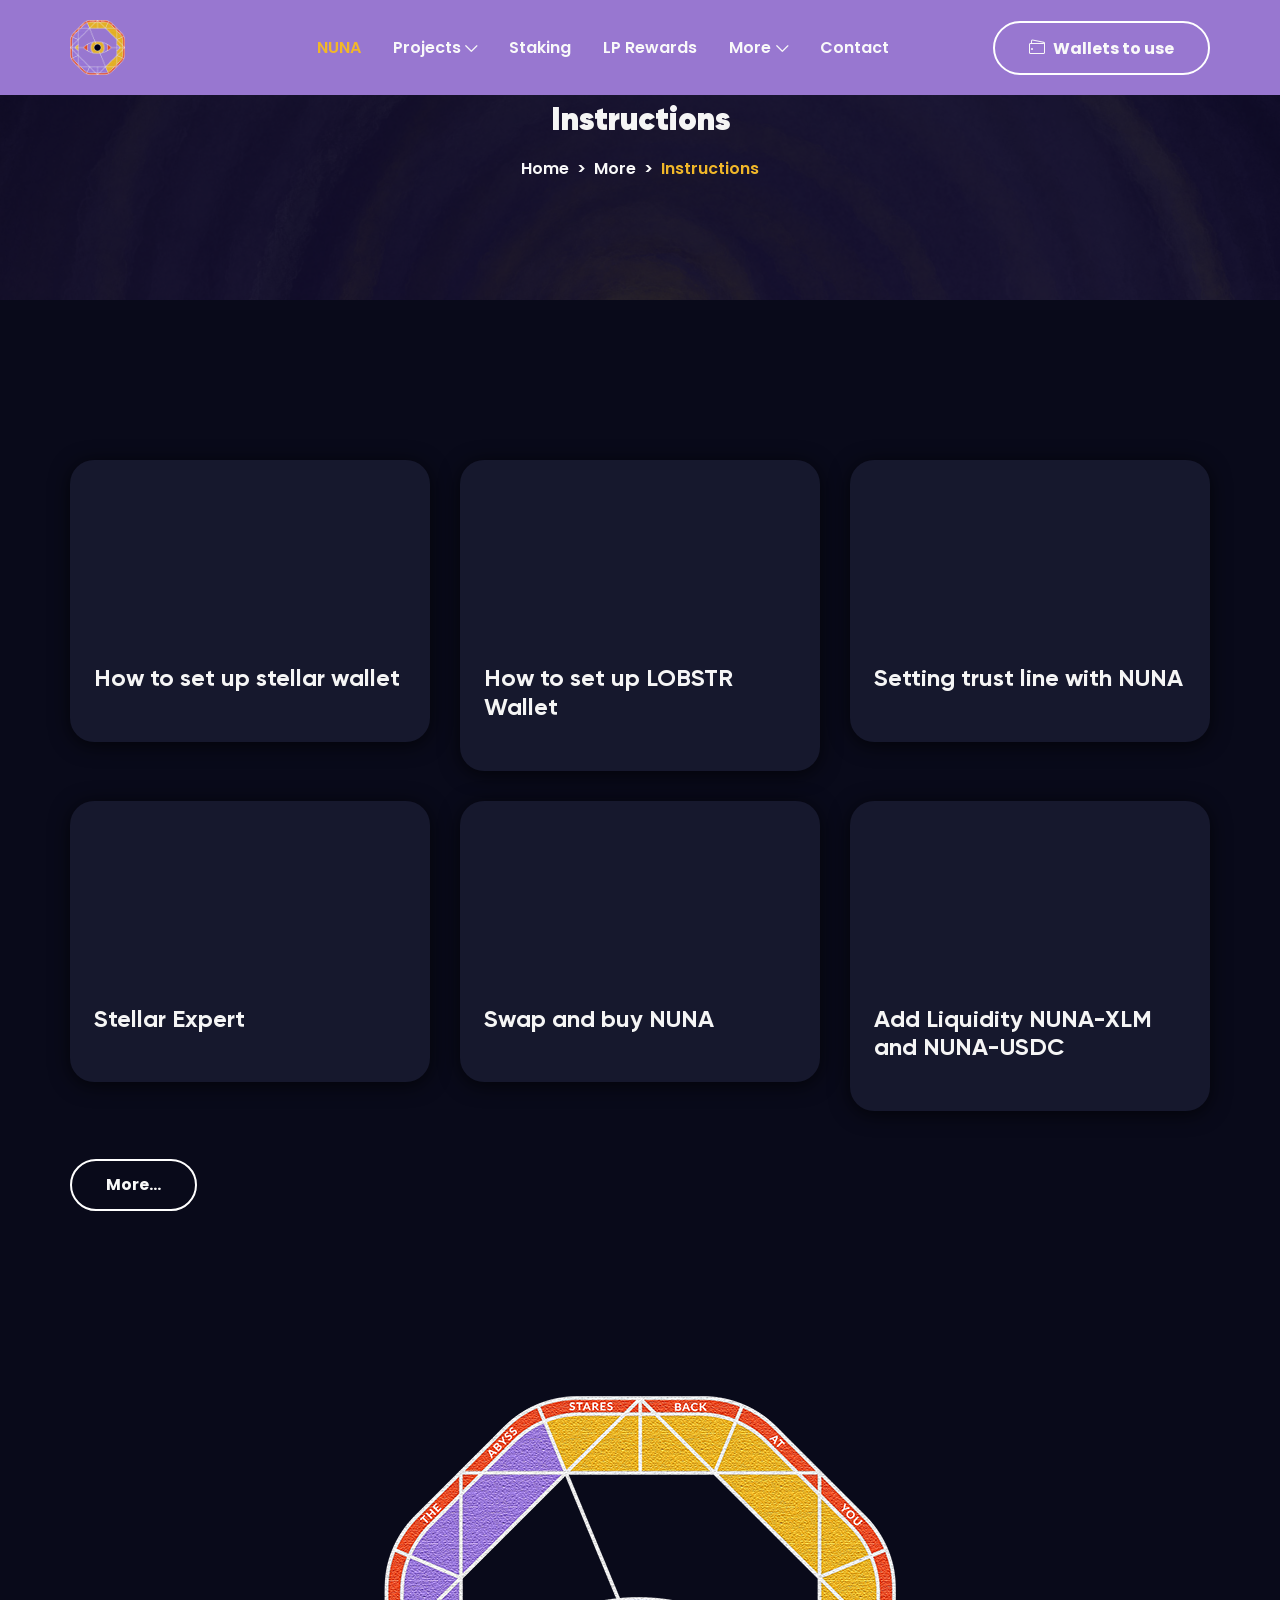
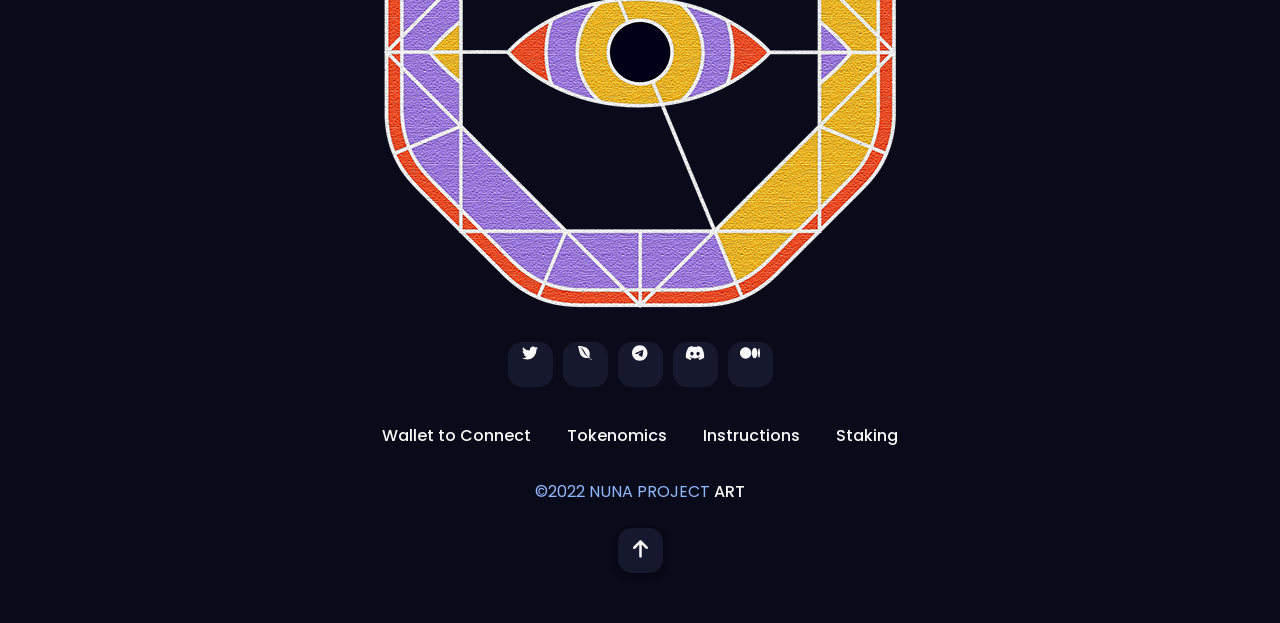
<file: blog.html>
<!doctype html>
<html class="no-js" lang="en">

<head>
    <meta charset="UTF-8">
    <meta name="description" content="">
    <meta http-equiv="X-UA-Compatible" content="IE=edge">
    <meta name="viewport" content="width=device-width, initial-scale=1, shrink-to-fit=no">
    <!-- The above 4 meta tags *must* come first in the head; any other head content must come *after* these tags -->
    

    <!-- Title  -->
    <title>NUNA PROJECT ART - $NUNA Token is a token for art. NUNA TOKEN, STELLAR NETWORK, ART, NFT, APP, WEB3.</title>

    <!-- Favicon  -->
    <link rel="icon" href="assets/img/favicon.ico">

    <!-- ***** All CSS Files ***** -->

    <!-- Style css -->
    <link rel="stylesheet" href="assets/css/style.css">

</head>

<body>
    <!--====== Preloader Area Start ======-->
    <div id="gameon-preloader" class="gameon-preloader">
        <!-- Preloader Animation -->
        <div class="preloader-animation">
            <!-- Spinner -->
            <div class="spinner"></div>
            <p class="fw-5 text-center text-uppercase">Wait for art...</p>
        </div>
        <!-- Loader Animation -->
        <div class="loader-animation">
            <div class="row h-100">
                <!-- Single Loader -->
                <div class="col-3 single-loader p-0">
                    <div class="loader-bg"></div>
                </div>
                <!-- Single Loader -->
                <div class="col-3 single-loader p-0">
                    <div class="loader-bg"></div>
                </div>
                <!-- Single Loader -->
                <div class="col-3 single-loader p-0">
                    <div class="loader-bg"></div>
                </div>
                <!-- Single Loader -->
                <div class="col-3 single-loader p-0">
                    <div class="loader-bg"></div>
                </div>
            </div>
        </div>
    </div>
    <!--====== Preloader Area End ======-->

    <div class="main">
        <!-- ***** Header Start ***** -->
        <header id="header">
            <!-- Navbar -->
            <nav data-aos="zoom-out" data-aos-delay="800" class="navbar gameon-navbar navbar-expand">
                <div class="container header">

                    <!-- Logo -->
                    <a class="navbar-brand" href="index.html">
                        <img src="assets/img/logo/logo.png" alt="Brand Logo" />
                    </a>

                    <div class="ml-auto"></div>

                    <!-- Navbar Nav -->
                    <ul class="navbar-nav items mx-auto">
                        <li class="nav-item active">
                            <a href="index.html" class="nav-link active">NUNA</a>
                        </li>
                        <li class="nav-item dropdown">
                            <a href="#" class="nav-link">Projects <i class="icon-arrow-down"></i></a>
                            <ul class="dropdown-menu">
                                <li class="nav-item">
                                    <a href="https://nunaprojectart.medium.com/introducing-nuna-project-art-7c26619a95" target="_blank" class="nav-link">What is $NUNA?</a>
                                </li>
                                <li class="nav-item">
                                    <a href="https://nunaprojectart.medium.com/nuna-nft-club-e2bbc2182e9a" target="_blank" class="nav-link">Nuna Club</a>
                                </li>
                                <li class="nav-item">
                                    <a href="https://nunaprojectart.medium.com/nuna-reimbursement-system-3dff989c322a" target="_blank" class="nav-link">Reimbursement System</a>
                                </li>
                                <li class="nav-item">
                                    <a href="https://nunaprojectart.medium.com/stellar-artistic-foundation-online-artistic-residence-9f059aac9a17" target="_blank" class="nav-link">Stellar Artistic Foundation</a>
                                </li>
                               
                            </ul>
                        </li>
                        <li class="nav-item dropdown">
                            <a href="staking-1.html" target="_blank" class="nav-link">Staking</a>
                        </li>
                        <li class="nav-item dropdown">
                            <a href="farming.html" target="_blank" class="nav-link">LP Rewards</a>
                        </li>
                        <li class="nav-item dropdown">
                            <a href="#" class="nav-link">More<i class="icon-arrow-down"></i></a>
                            <ul class="dropdown-menu">
                                <li class="nav-item dropdown">
                                    <a href="#" class="nav-link">Help <i class="icon-arrow-right"></i></a>
                                    <ul class="dropdown-menu">
                                        
                                        <li class="nav-item">
                                            <a href="wallet-connect.html" class="nav-link">Wallets to use</a>
                                        </li>
                                        <li class="nav-item">
                                            <a href="help-center.html" class="nav-link">FAQs</a>
                                        </li>
                                        
                                    </ul>
                                </li>
                              
                                <li class="nav-item">
                                    <a href="tokenomics.html" class="nav-link">Tokenomics</a>
                                </li>
                            
                                <li class="nav-item dropdown">
                                    <a href="blog.html" class="nav-link">Instructions</a>
                                
                                </li>
                            </ul>
                        </li>
                        <li class="nav-item">
                            <a href="contact.html" class="nav-link">Contact</a>
                        </li>
                    </ul>
                        <!-- Navbar Toggler -->
                    <ul class="navbar-nav toggle">
                            <li class="nav-item">
                                <a href="#" class="nav-link" data-toggle="modal" data-target="#menu">
                                    <i class="icon-menu m-0"></i>
                                    
                                </a>
                            </li>
                        </ul>

                    <!-- Navbar Action Button -->
                    <ul class="navbar-nav action">
                        <li class="nav-item ml-2">
                            <a href="wallet-connect.html" class="btn ml-lg-auto btn-bordered-white"><i class="icon-wallet mr-md-2"></i>Wallets to use</a>
                        </li>
                    </ul>

                </div>
            </nav>
        </header>
        <!-- ***** Header End ***** -->

        <!-- ***** Breadcrumb Area Start ***** -->
        <section class="breadcrumb-area overlay-dark d-flex align-items-center">
            <div class="container">
                <div class="row">
                    <div class="col-12">
                        <!-- Breamcrumb Content -->
                        <div class="breadcrumb-content text-center">
                            <h2 class="m-0">Instructions</h2>
                            <ol class="breadcrumb d-flex justify-content-center">
                                <li class="breadcrumb-item"><a href="index.html">Home</a></li>
                                <li class="breadcrumb-item"><a href="#">More</a></li>
                                <li class="breadcrumb-item active">Instructions</li>
                            </ol>
                        </div>
                    </div>
                </div>
            </div>
        </section>
        <!-- ***** Breadcrumb Area End ***** -->

        <!-- ***** Blog Area Start ***** -->
        <section class="blog-area load-more">
            <div class="container">
                <div class="row items">
                    <div class="col-12 col-md-6 col-lg-4 item">
                        <!-- Single Blog -->
                        <div class="card blog-card">
                            <!-- Blog Thumb -->
                            <div class="blog-thumb">
                                
                             <iframe width="300" height="150" src="https://www.youtube.com/embed/ojITOYxldU0" title="YouTube video player" frameborder="0" allow="accelerometer; autoplay; clipboard-write; encrypted-media; gyroscope; picture-in-picture" allowfullscreen></iframe>
                            </div>
                            <!-- Blog Content -->
                            <div class="blog-content">
                                
                                <!-- Blog Title -->
                                <a href="blog-single.html">
                                    <h4>How to set up stellar wallet</h4>
                                </a>
                                
                            </div>
                        </div>
                    </div>
                    <div class="col-12 col-md-6 col-lg-4 item">
                        <!-- Single Blog -->
                        <div class="card blog-card">
                            <!-- Blog Thumb -->
                            <div class="blog-thumb">
                                
                             <iframe width="300" height="150" src="https://www.youtube.com/embed/ojITOYxldU0" title="YouTube video player" frameborder="0" allow="accelerometer; autoplay; clipboard-write; encrypted-media; gyroscope; picture-in-picture" allowfullscreen></iframe>
                            </div>
                            <!-- Blog Content -->
                            <div class="blog-content">
                                
                                <!-- Blog Title -->
                                <a href="blog-single.html">
                                    <h4>How to set up LOBSTR Wallet</h4>
                                </a>
                                
                            </div>
                        </div>
                    </div>
                    <div class="col-12 col-md-6 col-lg-4 item">
                        <!-- Single Blog -->
                        <div class="card blog-card">
                            <!-- Blog Thumb -->
                            <div class="blog-thumb">
                                
                             <iframe width="300" height="150" src="https://www.youtube.com/embed/ojITOYxldU0" title="YouTube video player" frameborder="0" allow="accelerometer; autoplay; clipboard-write; encrypted-media; gyroscope; picture-in-picture" allowfullscreen></iframe>
                            </div>
                            <!-- Blog Content -->
                            <div class="blog-content">
                                
                                <!-- Blog Title -->
                                <a href="blog-single.html">
                                    <h4>Setting trust line with NUNA </h4>
                                </a>
                                
                            </div>
                        </div>
                    </div>
                    <div class="col-12 col-md-6 col-lg-4 item">
                        <!-- Single Blog -->
                        <div class="card blog-card">
                            <!-- Blog Thumb -->
                            <div class="blog-thumb">
                                
                             <iframe width="300" height="150" src="https://www.youtube.com/embed/ojITOYxldU0" title="YouTube video player" frameborder="0" allow="accelerometer; autoplay; clipboard-write; encrypted-media; gyroscope; picture-in-picture" allowfullscreen></iframe>
                            </div>
                            <!-- Blog Content -->
                            <div class="blog-content">
                                
                                <!-- Blog Title -->
                                <a href="blog-single.html">
                                    <h4>Stellar Expert</h4>
                                </a>
                                
                            </div>
                        </div>
                    </div>
                    <div class="col-12 col-md-6 col-lg-4 item">
                        <!-- Single Blog -->
                        <div class="card blog-card">
                            <!-- Blog Thumb -->
                            <div class="blog-thumb">
                                
                             <iframe width="300" height="150" src="https://www.youtube.com/embed/ojITOYxldU0" title="YouTube video player" frameborder="0" allow="accelerometer; autoplay; clipboard-write; encrypted-media; gyroscope; picture-in-picture" allowfullscreen></iframe>
                            </div>
                            <!-- Blog Content -->
                            <div class="blog-content">
                                
                                <!-- Blog Title -->
                                <a href="blog-single.html">
                                    <h4>Swap and buy NUNA</h4>
                                </a>
                                
                            </div>
                        </div>
                    </div>
                    <div class="col-12 col-md-6 col-lg-4 item">
                        <!-- Single Blog -->
                        <div class="card blog-card">
                            <!-- Blog Thumb -->
                            <div class="blog-thumb">
                                
                             <iframe width="300" height="150" src="https://www.youtube.com/embed/ojITOYxldU0" title="YouTube video player" frameborder="0" allow="accelerometer; autoplay; clipboard-write; encrypted-media; gyroscope; picture-in-picture" allowfullscreen></iframe>
                            </div>
                            <!-- Blog Content -->
                            <div class="blog-content">
                                
                                <!-- Blog Title -->
                                <a href="blog-single.html">
                                    <h4>Add Liquidity NUNA-XLM and NUNA-USDC </h4>
                                </a>
                                
                            </div>
                        </div>
                    </div>
                    <div class="col-12 col-md-6 col-lg-4 item">
                        
                        <!-- Single Blog -->
                        <div class="card blog-card">
                            <!-- Blog Thumb -->
                            <div class="blog-thumb">
                                
                             <iframe width="300" height="150" src="https://www.youtube.com/embed/ojITOYxldU0" title="YouTube video player" frameborder="0" allow="accelerometer; autoplay; clipboard-write; encrypted-media; gyroscope; picture-in-picture" allowfullscreen></iframe>
                            </div>
                            <!-- Blog Content -->
                            <div class="blog-content">
                                
                                <!-- Blog Title -->
                                <a href="blog-single.html">
                                    <h4>Buy ASHIB and add Liquidity NUNA-ASHIB</h4>
                                </a>
                                
                            </div>
                        </div>
                    </div>
                    <div class="col-12 col-md-6 col-lg-4 item">
                        
                            <!-- Single Blog -->
                            <div class="card blog-card">
                                <!-- Blog Thumb -->
                                <div class="blog-thumb">
                                    
                                 <iframe width="300" height="150" src="https://www.youtube.com/embed/ojITOYxldU0" title="YouTube video player" frameborder="0" allow="accelerometer; autoplay; clipboard-write; encrypted-media; gyroscope; picture-in-picture" allowfullscreen></iframe>
                                </div>
                                <!-- Blog Content -->
                                <div class="blog-content">
                                    
                                    <!-- Blog Title -->
                                    <a href="blog-single.html">
                                        <h4>NFTs Martketplaces</h4>
                                    </a>
                                    
                                </div>
                            </div>
                        </div>
                        <div class="col-12 col-md-6 col-lg-4 item">
                            
                                <!-- Single Blog -->
                                <div class="card blog-card">
                                    <!-- Blog Thumb -->
                                    <div class="blog-thumb">
                                        
                                     <iframe width="300" height="150" src="https://www.youtube.com/embed/ojITOYxldU0" title="YouTube video player" frameborder="0" allow="accelerometer; autoplay; clipboard-write; encrypted-media; gyroscope; picture-in-picture" allowfullscreen></iframe>
                                    </div>
                                    <!-- Blog Content -->
                                    <div class="blog-content">
                                        
                                        <!-- Blog Title -->
                                        <a href="blog-single.html">
                                            <h4>Buy NFTs with NUNA and XLM</h4>
                                        </a>
                                        
                                    </div>
                                </div>
                            </div>
                            <div class="col-12 col-md-6 col-lg-4 item">
                                
                                    <!-- Single Blog -->
                                    <div class="card blog-card">
                                        <!-- Blog Thumb -->
                                        <div class="blog-thumb">
                                            
                                         <iframe width="300" height="150" src="https://www.youtube.com/embed/ojITOYxldU0" title="YouTube video player" frameborder="0" allow="accelerometer; autoplay; clipboard-write; encrypted-media; gyroscope; picture-in-picture" allowfullscreen></iframe>
                                        </div>
                                        <!-- Blog Content -->
                                        <div class="blog-content">
                                            
                                            <!-- Blog Title -->
                                            <a href="blog-single.html">
                                                <h4>Mint and sell NFTs </h4>
                                            </a>
                                            
                                        </div>
                                    </div>
                                </div>
                                <div class="col-12 col-md-6 col-lg-4 item">
                                    <!-- Single Blog -->
                                <div class="card blog-card">
                                    <!-- Blog Thumb -->
                                    <div class="blog-thumb">
                                        
                                     <iframe width="300" height="150" src="https://www.youtube.com/embed/ojITOYxldU0" title="YouTube video player" frameborder="0" allow="accelerometer; autoplay; clipboard-write; encrypted-media; gyroscope; picture-in-picture" allowfullscreen></iframe>
                                    </div>
                                    <!-- Blog Content -->
                                    <div class="blog-content">
                                        
                                        <!-- Blog Title -->
                                        <a href="blog-single.html">
                                            <h4>NUNA rebate</h4>
                                        </a>
                                        
                                    </div>
                                </div>
                            </div>
                            <div class="col-12 col-md-6 col-lg-4 item">
                                
                                    <!-- Single Blog -->
                                <div class="card blog-card">
                                    <!-- Blog Thumb -->
                                    <div class="blog-thumb">
                                        
                                     <iframe width="300" height="150" src="https://www.youtube.com/embed/ojITOYxldU0" title="YouTube video player" frameborder="0" allow="accelerometer; autoplay; clipboard-write; encrypted-media; gyroscope; picture-in-picture" allowfullscreen></iframe>
                                    </div>
                                    <!-- Blog Content -->
                                    <div class="blog-content">
                                        
                                        <!-- Blog Title -->
                                        <a href="blog-single.html">
                                            <h4>NUNA NFT Club</h4>
                                        </a>
                                        
                                    </div>
                                </div>
                            </div>
                            <div class="col-12 col-md-6 col-lg-4 item">
                                
                                    <!-- Single Blog -->
                                <div class="card blog-card">
                                    <!-- Blog Thumb -->
                                    <div class="blog-thumb">
                                        
                                     <iframe width="300" height="150" src="https://www.youtube.com/embed/ojITOYxldU0" title="YouTube video player" frameborder="0" allow="accelerometer; autoplay; clipboard-write; encrypted-media; gyroscope; picture-in-picture" allowfullscreen></iframe>
                                    </div>
                                    <!-- Blog Content -->
                                    <div class="blog-content">
                                        
                                        <!-- Blog Title -->
                                        <a href="blog-single.html">
                                            <h4>What is Web 3</h4>
                                        </a>
                                        
                                    </div>
                                </div>
                            </div>
                            
                            <div class="row">
                                <div class="col-12 text-center">
                                    <a id="load-btn" class="btn btn-bordered-white mt-4 mt-md-5" href="#">More...</a>
                                </div>
                            </div>
                                
                       
                        
                  
            </div>
        </section>
        <!-- ***** Blog Area End ***** -->
        <!--====== Footer Area Start ======-->
        <footer class="footer-area">
            <div class="container">
                <div class="row justify-content-center">
                    <div class="col-12 col-md-8 text-center">
                        <!-- Footer Items -->
                        <div class="footer-items">
                            <!-- Logo -->
                            <a class="navbar-brand" href="index.html">
                                <img src="assets/img/logo/logo.png" alt="">
                            </a>
                            <!-- Social Icons -->
                            <div class="social-icons d-flex justify-content-center my-4">
                            
                                </a>
                                <a class="twitter" href="https://twitter.com/nunaprojectart" target="_blank">
                                    <i class="fa-brands fa-twitter"></i>
                                    
                                </a>
                                <a class="linkedin" href="https://linktr.ee/nunaprojectart" target="_blank">
                                    <i class="fa-brands fa-envira"></i>

                                </a>
                                <a class="reddit" href="https://t.me/NunaProjectArt" target="_blank">
                                    <i class="fab fa-telegram"></i>
                                   
                                </a>
                                <a class="vkontakte" href="https://discord.gg/RshXa7bYyQ" target="_blank">
                                    <i class="fab fa-discord"></i>
                                    
                                </a>
                                <a class="youtube" href="https://nunaprojectart.medium.com/" target="_blank">
                                    <i class="fa-brands fa-medium"></i>
                                </a>
                            </div>
                            <ul class="list-inline">
                                <li class="list-inline-item"><a href="wallet-connect.html">Wallet to Connect</a></li>
                                <li class="list-inline-item"><a href="tokenomics.html">Tokenomics</a></li>
                              
                                <li class="list-inline-item"><a href="blog.html">Instructions</a></li>
                                <li class="list-inline-item"><a href="staking-1.html">Staking</a></li>
                            </ul>
                            <!-- Copyright Area -->
                            <div class="copyright-area py-4">&copy;2022 NUNA PROJECT <a href="https://nunaproject.art/images/icono/nuna-exlibris.png" target="_blank">ART</a></div>
                        </div>
                        <!-- Scroll To Top -->
                        <div id="scroll-to-top" class="scroll-to-top">
                            <a href="#header" class="smooth-anchor">
                                <i class="fa-solid fa-arrow-up"></i>
                            </a>
                        </div>
                    </div>
                </div>
            </div>
        </footer>
        <!--====== Footer Area End ======-->

  

        <!--====== Modal Responsive Menu Area Start ======-->
        <div id="menu" class="modal fade p-0">
            <div class="modal-dialog dialog-animated">
                <div class="modal-content h-100">
                    <div class="modal-header" data-dismiss="modal">
                        Menu <i class="far fa-times-circle icon-close"></i>
                    </div>
                    <div class="menu modal-body">
                        <div class="row w-100">
                            <div class="items p-0 col-12 text-center"></div>
                        </div>
                    </div>
                </div>
            </div>
        </div>
        <!--====== Modal Responsive Menu Area End ======-->

    </div>


    <!-- ***** All jQuery Plugins ***** -->

    <!-- jQuery(necessary for all JavaScript plugins) -->
    <script src="assets/js/vendor/jquery.min.js"></script>

    <!-- Bootstrap js -->
    <script src="assets/js/vendor/popper.min.js"></script>
    <script src="assets/js/vendor/bootstrap.min.js"></script>

    <!-- Plugins js -->
    <script src="assets/js/vendor/all.min.js"></script>
    <script src="assets/js/vendor/gallery.min.js"></script>
    <script src="assets/js/vendor/slider.min.js"></script>
    <script src="assets/js/vendor/countdown.min.js"></script>
    <script src="assets/js/vendor/shuffle.min.js"></script>

    <!-- Active js -->
    <script src="assets/js/main.js"></script>
</body>

</html>
</file>
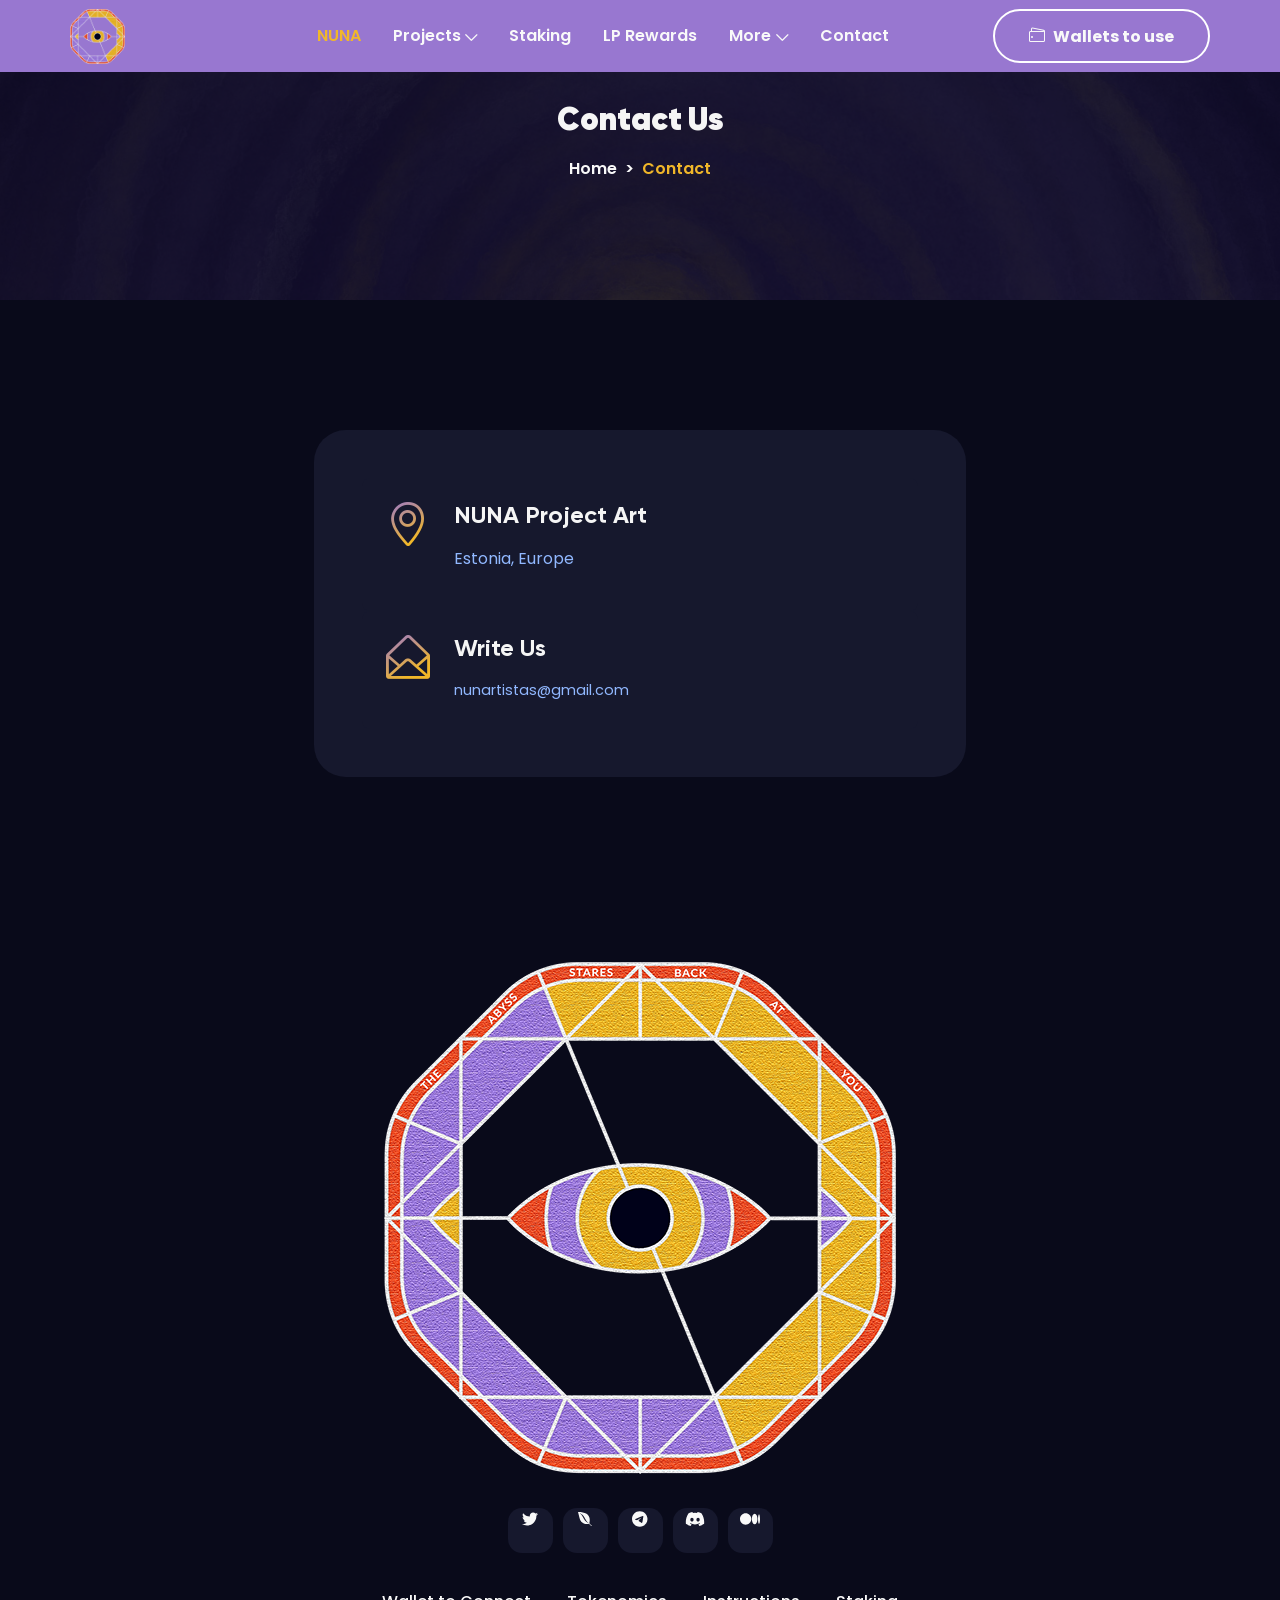
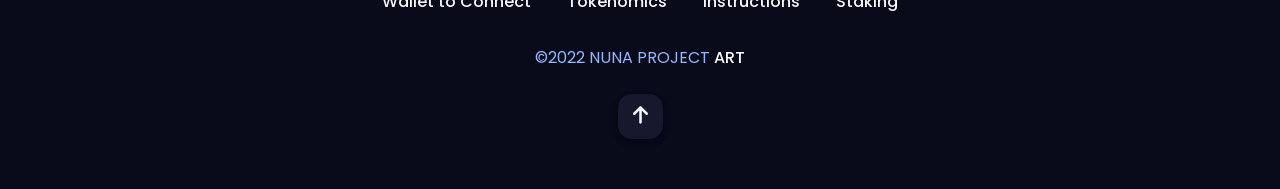
<file: contact.html>
<!doctype html>
<html class="no-js" lang="en">

<head>
    <meta charset="UTF-8">
    <meta name="description" content="">
    <meta http-equiv="X-UA-Compatible" content="IE=edge">
    <meta name="viewport" content="width=device-width, initial-scale=1, shrink-to-fit=no">
    <!-- The above 4 meta tags *must* come first in the head; any other head content must come *after* these tags -->
    

    <!-- Title  -->
    <title>NUNA PROJECT ART - $NUNA Token is a token for art. NUNA TOKEN, STELLAR NETWORK, ART, NFT, APP, WEB3.</title>

    <!-- Favicon  -->
    <link rel="icon" href="assets/img/favicon.ico">

    <!-- ***** All CSS Files ***** -->

    <!-- Style css -->
    <link rel="stylesheet" href="assets/css/style.css">

</head>

<body>
    <!--====== Preloader Area Start ======-->
    <div id="gameon-preloader" class="gameon-preloader">
        <!-- Preloader Animation -->
        <div class="preloader-animation">
            <!-- Spinner -->
            <div class="spinner"></div>
            <p class="fw-5 text-center text-uppercase">Wait for art...</p>
        </div>
        <!-- Loader Animation -->
        <div class="loader-animation">
            <div class="row h-100">
                <!-- Single Loader -->
                <div class="col-3 single-loader p-0">
                    <div class="loader-bg"></div>
                </div>
                <!-- Single Loader -->
                <div class="col-3 single-loader p-0">
                    <div class="loader-bg"></div>
                </div>
                <!-- Single Loader -->
                <div class="col-3 single-loader p-0">
                    <div class="loader-bg"></div>
                </div>
                <!-- Single Loader -->
                <div class="col-3 single-loader p-0">
                    <div class="loader-bg"></div>
                </div>
            </div>
        </div>
    </div>
    <!--====== Preloader Area End ======-->

    <div class="main">
        <!-- ***** Header Start ***** -->
        <header id="header">
            <!-- Navbar -->
            <nav data-aos="zoom-out" data-aos-delay="800" class="navbar gameon-navbar navbar-expand">
                <div class="container header">

                    <!-- Logo -->
                    <a class="navbar-brand" href="index.html">
                        <img src="assets/img/logo/logo.png" alt="Brand Logo" />
                    </a>

                    <div class="ml-auto"></div>

                    <!-- Navbar Nav -->
                    <ul class="navbar-nav items mx-auto">
                        <li class="nav-item active">
                            <a href="index.html" class="nav-link active">NUNA</a>
                        </li>
                        <li class="nav-item dropdown">
                            <a href="#" class="nav-link">Projects <i class="icon-arrow-down"></i></a>
                            <ul class="dropdown-menu">
                                <li class="nav-item">
                                    <a href="https://nunaprojectart.medium.com/introducing-nuna-project-art-7c26619a95" target="_blank" class="nav-link">What is $NUNA?</a>
                                </li>
                                <li class="nav-item">
                                    <a href="https://nunaprojectart.medium.com/nuna-nft-club-e2bbc2182e9a" target="_blank" class="nav-link">Nuna Club</a>
                                </li>
                                <li class="nav-item">
                                    <a href="https://nunaprojectart.medium.com/nuna-reimbursement-system-3dff989c322a" target="_blank" class="nav-link">Reimbursement System</a>
                                </li>
                                <li class="nav-item">
                                    <a href="https://nunaprojectart.medium.com/stellar-artistic-foundation-online-artistic-residence-9f059aac9a17" target="_blank" class="nav-link">Stellar Artistic Foundation</a>
                                </li>
                               
                            </ul>
                        </li>
                        <li class="nav-item dropdown">
                            <a href="staking-1.html" target="_blank" class="nav-link">Staking</a>
                        </li>
                        <li class="nav-item dropdown">
                            <a href="farming.html" target="_blank" class="nav-link">LP Rewards</a>
                        </li>
                        <li class="nav-item dropdown">
                            <a href="#" class="nav-link">More<i class="icon-arrow-down"></i></a>
                            <ul class="dropdown-menu">
                                <li class="nav-item dropdown">
                                    <a href="#" class="nav-link">Help <i class="icon-arrow-right"></i></a>
                                    <ul class="dropdown-menu">
                                        
                                        <li class="nav-item">
                                            <a href="wallet-connect.html" class="nav-link">Wallets to use</a>
                                        </li>
                                        <li class="nav-item">
                                            <a href="help-center.html" class="nav-link">FAQs</a>
                                        </li>
                                        
                                    </ul>
                                </li>
                              
                                <li class="nav-item">
                                    <a href="tokenomics.html" class="nav-link">Tokenomics</a>
                                </li>
                            
                                <li class="nav-item dropdown">
                                    <a href="blog.html" class="nav-link">Instructions</a>
                                
                                </li>
                            </ul>
                        </li>
                        <li class="nav-item">
                            <a href="contact.html" class="nav-link">Contact</a>
                        </li>
                    </ul>
                        <!-- Navbar Toggler -->
                    <ul class="navbar-nav toggle">
                            <li class="nav-item">
                                <a href="#" class="nav-link" data-toggle="modal" data-target="#menu">
                                    <i class="icon-menu m-0"></i>
                                    
                                </a>
                            </li>
                        </ul>

                    <!-- Navbar Action Button -->
                    <ul class="navbar-nav action">
                        <li class="nav-item ml-2">
                            <a href="wallet-connect.html" class="btn ml-lg-auto btn-bordered-white"><i class="icon-wallet mr-md-2"></i>Wallets to use</a>
                        </li>
                    </ul>

                </div>
            </nav>
        </header>
        <!-- ***** Header End ***** -->

        <!-- ***** Breadcrumb Area Start ***** -->
        <section class="breadcrumb-area overlay-dark d-flex align-items-center">
            <div class="container">
                <div class="row">
                    <div class="col-12">
                        <!-- Breamcrumb Content -->
                        <div class="breadcrumb-content text-center">
                            <h2 class="m-0">Contact Us</h2>
                            <ol class="breadcrumb d-flex justify-content-center">
                                <li class="breadcrumb-item"><a href="index.html">Home</a></li>
                                
                                <li class="breadcrumb-item active">Contact</li>
                            </ol>
                        </div>
                    </div>
                </div>
            </div>
        </section>
        <!-- ***** Breadcrumb Area End ***** -->

        <!-- ***** Contact Area Start ***** -->
        <section class="apply-area contact">
            <div class="container">
                <div class="row justify-content-center">
                    <div class="col-12 col-md-7">
                        <div class="apply-form card no-hover">
                          
                            <!-- Single Card -->
                            <div class="card no-hover staking-card">
                                <div class="media">
                                    <i class="icon text-effect icon-location-pin m-0"></i>
                                    <div class="media-body ml-4">
                                        <h4 class="m-0">NUNA Project Art</h4>
                                        <p class="my-3">Estonia, Europe</p>
                                        
                                    </div>
                                </div>
                            </div>
                            
                            <!-- Single Card -->
                            <div class="card no-hover staking-card">
                                <div class="media">
                                    <i class="icon text-effect icon-envelope-open m-0"></i>
                                    <div class="media-body ml-4">
                                        <h4 class="m-0">Write Us</h4>
                                        <span class="d-inline-block mt-3 mb-1">nunartistas@gmail.com</span>
                                        
                                    </div>
                                </div>
                            </div>
                        </div>
                    </div>
                </div>
            </div>
        </section>
        <!-- ***** Contact Area End ***** -->

             <!--====== Footer Area Start ======-->
             <footer class="footer-area">
                <div class="container">
                    <div class="row justify-content-center">
                        <div class="col-12 col-md-8 text-center">
                            <!-- Footer Items -->
                            <div class="footer-items">
                                <!-- Logo -->
                                <a class="navbar-brand" href="index.html">
                                    <img src="assets/img/logo/logo.png" alt="">
                                </a>
                                <!-- Social Icons -->
                                <div class="social-icons d-flex justify-content-center my-4">
                                
                                    </a>
                                    <a class="twitter" href="https://twitter.com/nunaprojectart" target="_blank">
                                        <i class="fa-brands fa-twitter"></i>
                                        
                                    </a>
                                    <a class="linkedin" href="https://linktr.ee/nunaprojectart" target="_blank">
                                        <i class="fa-brands fa-envira"></i>
    
                                    </a>
                                    <a class="reddit" href="https://t.me/NunaProjectArt" target="_blank">
                                        <i class="fab fa-telegram"></i>
                                       
                                    </a>
                                    <a class="vkontakte" href="https://discord.gg/RshXa7bYyQ" target="_blank">
                                        <i class="fab fa-discord"></i>
                                        
                                    </a>
                                    <a class="youtube" href="https://nunaprojectart.medium.com/" target="_blank">
                                        <i class="fa-brands fa-medium"></i>
                                    </a>
                                </div>
                                <ul class="list-inline">
                                    <li class="list-inline-item"><a href="wallet-connect.html">Wallet to Connect</a></li>
                                    <li class="list-inline-item"><a href="tokenomics.html">Tokenomics</a></li>
                                  
                                    <li class="list-inline-item"><a href="blog.html">Instructions</a></li>
                                    <li class="list-inline-item"><a href="staking-1.html">Staking</a></li>
                                </ul>
                                <!-- Copyright Area -->
                                <div class="copyright-area py-4">&copy;2022 NUNA PROJECT <a href="https://nunaproject.art/images/icono/nuna-exlibris.png" target="_blank">ART</a></div>
                            </div>
                            <!-- Scroll To Top -->
                            <div id="scroll-to-top" class="scroll-to-top">
                                <a href="#header" class="smooth-anchor">
                                    <i class="fa-solid fa-arrow-up"></i>
                                </a>
                            </div>
                        </div>
                    </div>
                </div>
            </footer>
            <!--====== Footer Area End ======-->

  

        <!--====== Modal Responsive Menu Area Start ======-->
        <div id="menu" class="modal fade p-0">
            <div class="modal-dialog dialog-animated">
                <div class="modal-content h-100">
                    <div class="modal-header" data-dismiss="modal">
                        Menu <i class="far fa-times-circle icon-close"></i>
                    </div>
                    <div class="menu modal-body">
                        <div class="row w-100">
                            <div class="items p-0 col-12 text-center"></div>
                        </div>
                    </div>
                </div>
            </div>
        </div>
        <!--====== Modal Responsive Menu Area End ======-->

    </div>


    <!-- ***** All jQuery Plugins ***** -->

    <!-- jQuery(necessary for all JavaScript plugins) -->
    <script src="assets/js/vendor/jquery.min.js"></script>

    <!-- Bootstrap js -->
    <script src="assets/js/vendor/popper.min.js"></script>
    <script src="assets/js/vendor/bootstrap.min.js"></script>

    <!-- Plugins js -->
    <script src="assets/js/vendor/all.min.js"></script>
    <script src="assets/js/vendor/gallery.min.js"></script>
    <script src="assets/js/vendor/slider.min.js"></script>
    <script src="assets/js/vendor/countdown.min.js"></script>
    <script src="assets/js/vendor/shuffle.min.js"></script>

    <!-- Active js -->
    <script src="assets/js/main.js"></script>
</body>

</html>
</file>
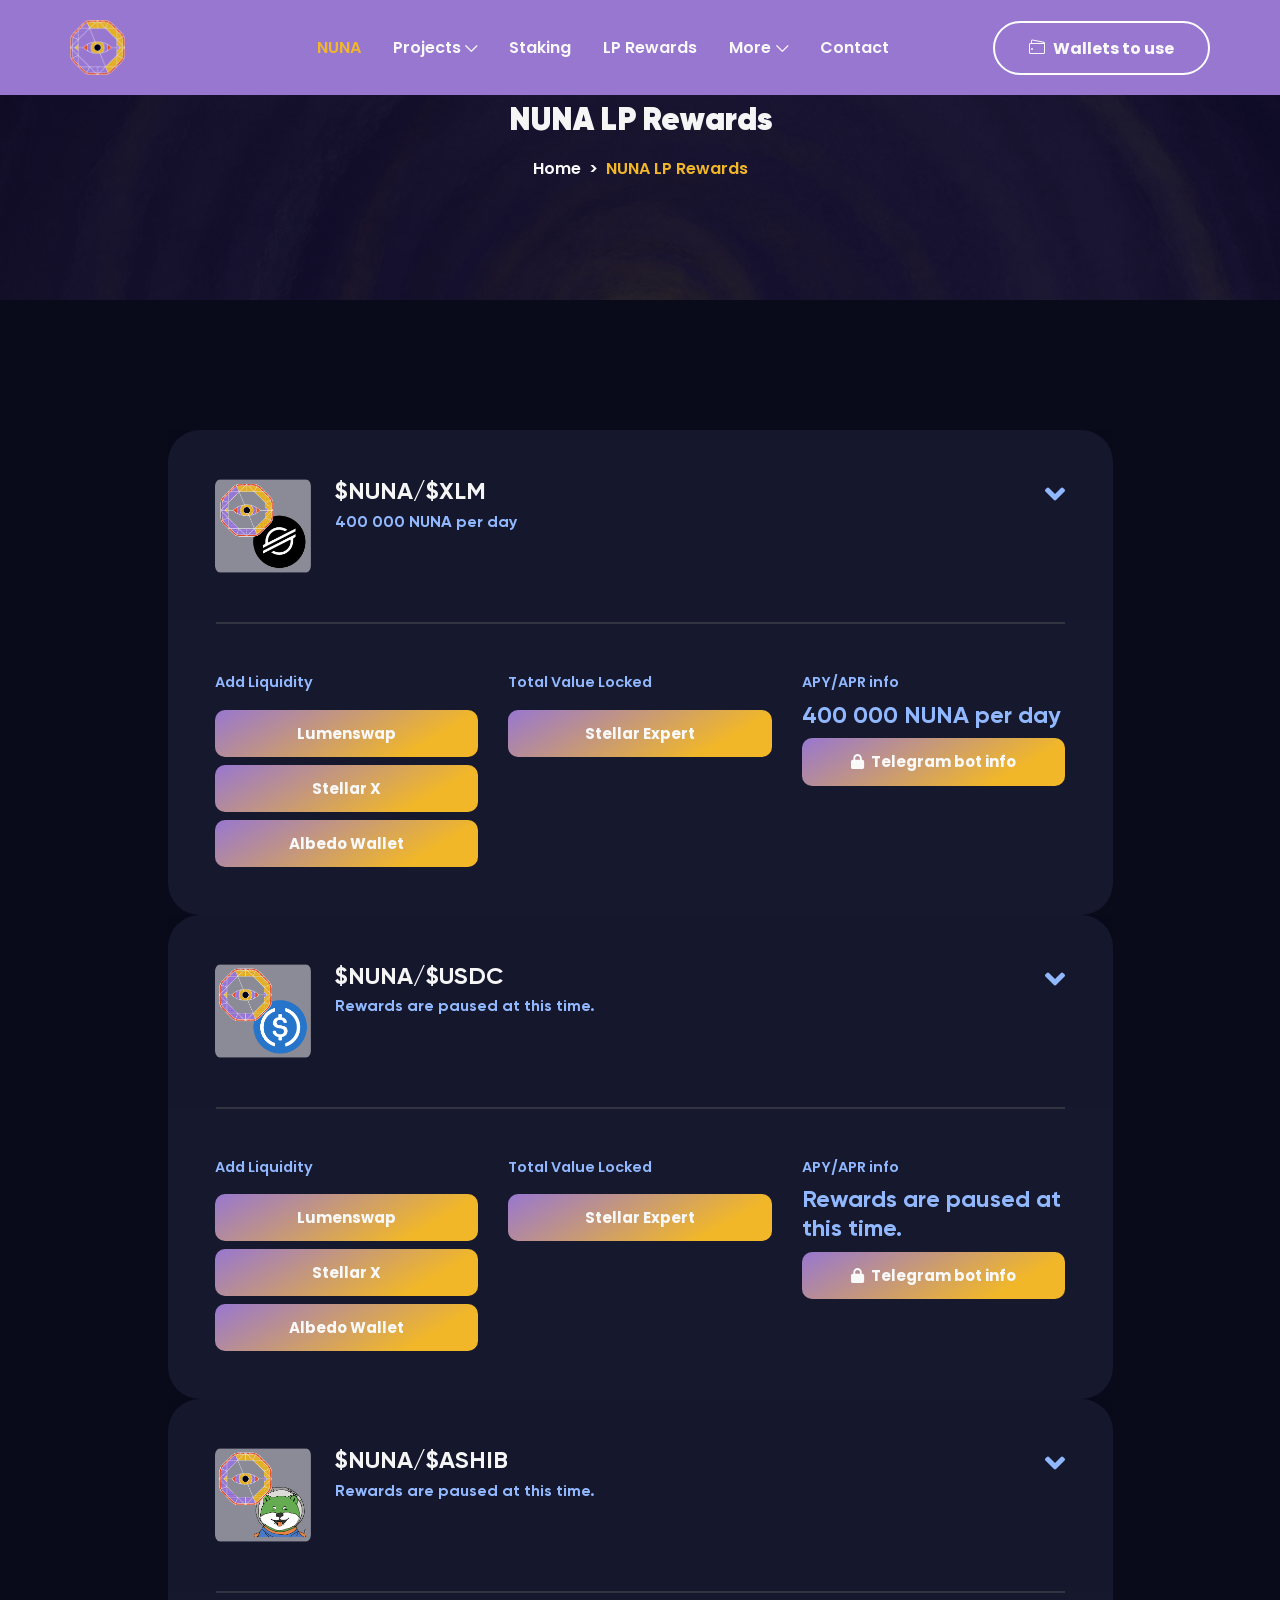
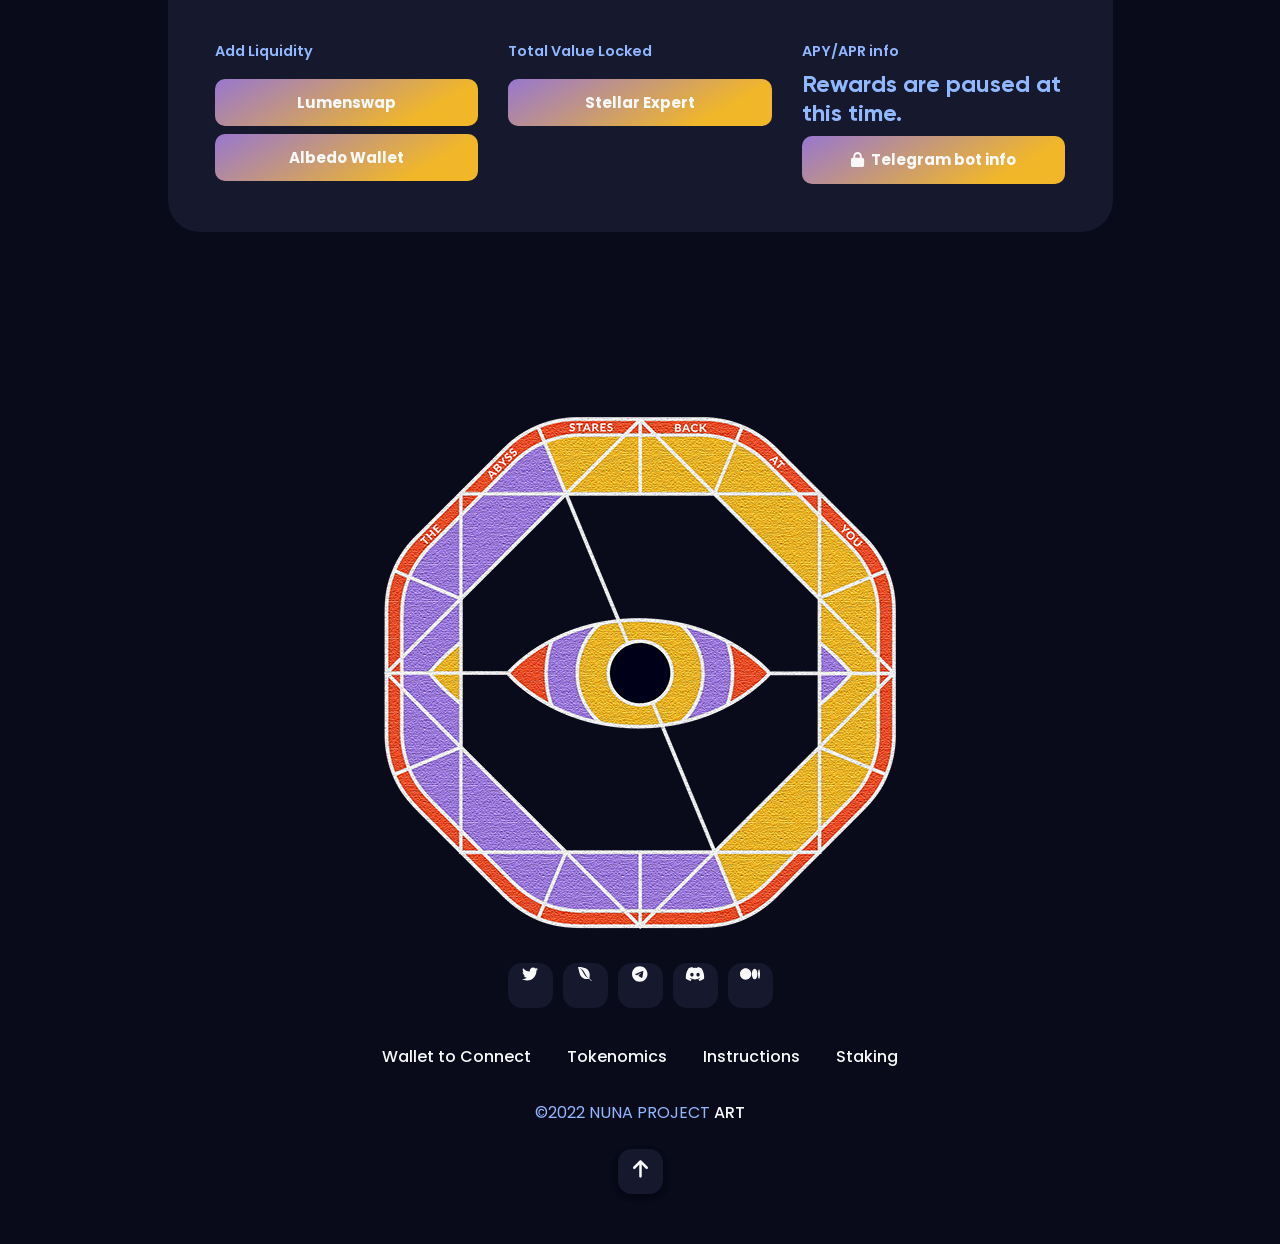
<file: farming.html>
<!doctype html>
<html class="no-js" lang="en">

<head>
    <meta charset="UTF-8">
    <meta name="description" content="">
    <meta http-equiv="X-UA-Compatible" content="IE=edge">
    <meta name="viewport" content="width=device-width, initial-scale=1, shrink-to-fit=no">
    <!-- The above 4 meta tags *must* come first in the head; any other head content must come *after* these tags -->
    

    <!-- Title  -->
    <title>NUNA PROJECT ART - $NUNA Token is a token for art. NUNA TOKEN, STELLAR NETWORK, ART, NFT, APP, WEB3.</title>

    <!-- Favicon  -->
    <link rel="icon" href="assets/img/favicon.ico">

    <!-- ***** All CSS Files ***** -->

    <!-- Style css -->
    <link rel="stylesheet" href="assets/css/style.css">

</head>

<body>
    <!--====== Preloader Area Start ======-->
    <div id="gameon-preloader" class="gameon-preloader">
        <!-- Preloader Animation -->
        <div class="preloader-animation">
            <!-- Spinner -->
            <div class="spinner"></div>
            <p class="fw-5 text-center text-uppercase">Wait for art...</p>
        </div>
        <!-- Loader Animation -->
        <div class="loader-animation">
            <div class="row h-100">
                <!-- Single Loader -->
                <div class="col-3 single-loader p-0">
                    <div class="loader-bg"></div>
                </div>
                <!-- Single Loader -->
                <div class="col-3 single-loader p-0">
                    <div class="loader-bg"></div>
                </div>
                <!-- Single Loader -->
                <div class="col-3 single-loader p-0">
                    <div class="loader-bg"></div>
                </div>
                <!-- Single Loader -->
                <div class="col-3 single-loader p-0">
                    <div class="loader-bg"></div>
                </div>
            </div>
        </div>
    </div>
    <!--====== Preloader Area End ======-->

    <div class="main">
        <!-- ***** Header Start ***** -->
        <header id="header">
            <!-- Navbar -->
            <nav data-aos="zoom-out" data-aos-delay="800" class="navbar gameon-navbar navbar-expand">
                <div class="container header">

                    <!-- Logo -->
                    <a class="navbar-brand" href="index.html">
                        <img src="assets/img/logo/logo.png" alt="Brand Logo" />
                    </a>

                    <div class="ml-auto"></div>

                    <!-- Navbar Nav -->
                    <ul class="navbar-nav items mx-auto">
                        <li class="nav-item active">
                            <a href="index.html" class="nav-link active">NUNA</a>
                        </li>
                        <li class="nav-item dropdown">
                            <a href="#" class="nav-link">Projects <i class="icon-arrow-down"></i></a>
                            <ul class="dropdown-menu">
                                <li class="nav-item">
                                    <a href="https://nunaprojectart.medium.com/introducing-nuna-project-art-7c26619a95" target="_blank" class="nav-link">What is $NUNA?</a>
                                </li>
                                <li class="nav-item">
                                    <a href="https://nunaprojectart.medium.com/nuna-nft-club-e2bbc2182e9a" target="_blank" class="nav-link">Nuna Club</a>
                                </li>
                                <li class="nav-item">
                                    <a href="https://nunaprojectart.medium.com/nuna-reimbursement-system-3dff989c322a" target="_blank" class="nav-link">Reimbursement System</a>
                                </li>
                                <li class="nav-item">
                                    <a href="https://nunaprojectart.medium.com/stellar-artistic-foundation-online-artistic-residence-9f059aac9a17" target="_blank" class="nav-link">Stellar Artistic Foundation</a>
                                </li>
                               
                            </ul>
                        </li>
                        <li class="nav-item dropdown">
                            <a href="staking-1.html" target="_blank" class="nav-link">Staking</a>
                        </li>
                        <li class="nav-item dropdown">
                            <a href="farming.html" target="_blank" class="nav-link">LP Rewards</a>
                        </li>
                        <li class="nav-item dropdown">
                            <a href="#" class="nav-link">More<i class="icon-arrow-down"></i></a>
                            <ul class="dropdown-menu">
                                <li class="nav-item dropdown">
                                    <a href="#" class="nav-link">Help <i class="icon-arrow-right"></i></a>
                                    <ul class="dropdown-menu">
                                        
                                        <li class="nav-item">
                                            <a href="wallet-connect.html" class="nav-link">Wallets to use</a>
                                        </li>
                                        <li class="nav-item">
                                            <a href="help-center.html" class="nav-link">FAQs</a>
                                        </li>
                                        
                                    </ul>
                                </li>
                              
                                <li class="nav-item">
                                    <a href="tokenomics.html" class="nav-link">Tokenomics</a>
                                </li>
                            
                                <li class="nav-item dropdown">
                                    <a href="blog.html" class="nav-link">Instructions</a>
                                
                                </li>
                            </ul>
                        </li>
                        <li class="nav-item">
                            <a href="contact.html" class="nav-link">Contact</a>
                        </li>
                    </ul>
                        <!-- Navbar Toggler -->
                    <ul class="navbar-nav toggle">
                            <li class="nav-item">
                                <a href="#" class="nav-link" data-toggle="modal" data-target="#menu">
                                    <i class="icon-menu m-0"></i>
                                    
                                </a>
                            </li>
                        </ul>

                    <!-- Navbar Action Button -->
                    <ul class="navbar-nav action">
                        <li class="nav-item ml-2">
                            <a href="wallet-connect.html" class="btn ml-lg-auto btn-bordered-white"><i class="icon-wallet mr-md-2"></i>Wallets to use</a>
                        </li>
                    </ul>

                </div>
            </nav>
        </header>
        <!-- ***** Header End ***** -->

        <!-- ***** Breadcrumb Area Start ***** -->
        <section class="breadcrumb-area overlay-dark d-flex align-items-center">
            <div class="container">
                <div class="row">
                    <div class="col-12">
                        <!-- Breamcrumb Content -->
                        <div class="breadcrumb-content text-center">
                            <h2 class="m-0">NUNA LP Rewards</h2>
                            <ol class="breadcrumb d-flex justify-content-center">
                                <li class="breadcrumb-item"><a href="index.html">Home</a></li>
                               
                                <li class="breadcrumb-item active">NUNA LP Rewards</li>
                            </ol>
                        </div>
                    </div>
                </div>
            </div>
        </section>
        <!-- ***** Breadcrumb Area End ***** -->

        <!-- ***** Farming Area Start ***** -->
        <section class="staking-area">
            <div id="gameon-accordion" class="container accordion">
                <div class="row justify-content-center">
                    <div class="col-12 col-md-10">
                        <!-- Single Accordion Item -->
                        <div class="single-accordion-item">
                            <!-- Card Header -->
                            <div class="card-header bg-inherit border-0 p-0">
                                <h2 class="m-0">
                                    <button class="btn staking-btn d-block text-left w-100 py-4" type="button" data-toggle="collapse" data-target="#collapseOne">
                                        <div class="row">
                                            <div class="col-12 col-md-8">
                                                <div class="media flex-column flex-md-row">
                                                    <img class="avatar-max-lg" src="assets\img\content\nunaxlm.png" alt="">
                                                    <div class="content media-body mt-4 mt-md-0 ml-md-4">
                                                        <h4 class="m-0">$NUNA/$XLM</h4>
                                                        <span class="d-inline-block mt-2">400 000 NUNA per day</span>
                                                        
                                                    </div>
                                                </div>
                                            </div>
                                        </div>
                                        
                                    </button>
                                </h2>
                            </div>
                            
                                <!-- Card Body -->
                                <div class="card-body">
                                    <div class="row">
                                        <!-- Single Staking Item -->
                                        <div class="col-12 col-md-4 single-staking-item input-box">
                                            <span class="item-title mb-2">Add Liquidity</span>
                                            <div class="input-area d-flex flex-column">
                                                
                                                <a href="https://amm.lumenswap.io/pool/90b3c74a449e286cb8cd3dd0c5cb7e7f3b0b51cf94fc7f8b34f1612f0da75d33" target="_blank" class="btn input-btn mt-2">Lumenswap</a>
                                                <a href="https://www.stellarx.com/amm/analytics/native/NUNA:GCX2ENOVSSOOH6G4HIOBMPCBFXHDVDGA546NK3ZFX3NP3QS25BKZBWOW" target="_blank" class="btn input-btn mt-2">Stellar X</a>
                                                <a href="https://albedo.link/wallet/liquidity-pool/deposit" target="_blank" class="btn input-btn mt-2">Albedo Wallet</a>
                                            </div>
                                        </div>
                                        <!-- Single Staking Item -->
                                        <div class="col-12 col-md-4 single-staking-item input-box">
                                            <span class="item-title mb-2">Total Value Locked</span>
                                            <div class="input-area d-flex flex-column">
                                                <a href="https://stellar.expert/explorer/public/liquidity-pool/90b3c74a449e286cb8cd3dd0c5cb7e7f3b0b51cf94fc7f8b34f1612f0da75d33" target="_blank" class="btn input-btn mt-2">Stellar Expert</a>
                                            </div>
                                        </div>
                                        <!-- Single Staking Item -->
                                        <div class="col-12 col-md-4 single-staking-item input-box">
                                            <span class="item-title mb-2">APY/APR info</span>
                                            <div class="input-area d-flex flex-column">
                                                <h4 class="price m-0">400 000 NUNA per day</h4>
                                                
                                                <a href="https://t.me/NUNATOKENBOT" target="_blank" class="btn input-btn mt-2"><i class="fa-solid fa-lock mr-1"></i> Telegram bot info</a>
                                            </div>
                                        </div>
                                    </div>
                                </div>
                            </div>
                        </div>
                  
                    
                    

                    <div id="gameon-accordion" class="container accordion">
                        <div class="row justify-content-center">
                            <div class="col-12 col-md-10">
                                <!-- Single Accordion Item -->
                                <div class="single-accordion-item">
                                    <!-- Card Header -->
                                    <div class="card-header bg-inherit border-0 p-0">
                                        <h2 class="m-0">
                                            <button class="btn staking-btn d-block text-left w-100 py-4" type="button" data-toggle="collapse" data-target="#collapseOne">
                                                <div class="row">
                                                    <div class="col-12 col-md-8">
                                                        <div class="media flex-column flex-md-row">
                                                            <img class="avatar-max-lg" src="assets\img\content\N-U.png" alt="">
                                                            <div class="content media-body mt-4 mt-md-0 ml-md-4">
                                                                <h4 class="m-0">$NUNA/$USDC</h4>
                                                                <span class="d-inline-block mt-2">Rewards are paused at this time.</span>
                                                             
                                                            </div>
                                                        </div>
                                                    </div>
                                                </div>
                                                
                                            </button>
                                        </h2>
                                    </div>
                                    
                                        <!-- Card Body -->
                                        <div class="card-body">
                                            <div class="row">
                                                <!-- Single Staking Item -->
                                                <div class="col-12 col-md-4 single-staking-item input-box">
                                                    <span class="item-title mb-2">Add Liquidity</span>
                                                    <div class="input-area d-flex flex-column">
                                                        
                                                        <a href="https://amm.lumenswap.io/pool/ba6c278279e05a9f97492471076a61b61780e47c74277e85c511682288066372" target="_blank" class="btn input-btn mt-2">Lumenswap</a>
                                                        <a href="https://www.stellarx.com/amm/analytics/NUNA:GCX2ENOVSSOOH6G4HIOBMPCBFXHDVDGA546NK3ZFX3NP3QS25BKZBWOW/USDC:GA5ZSEJYB37JRC5AVCIA5MOP4RHTM335X2KGX3IHOJAPP5RE34K4KZVN" target="_blank" class="btn input-btn mt-2">Stellar X</a>
                                                        <a href="https://albedo.link/wallet/liquidity-pool/deposit" target="_blank" class="btn input-btn mt-2">Albedo Wallet</a>
                                                    </div>
                                                </div>
                                                <!-- Single Staking Item -->
                                                <div class="col-12 col-md-4 single-staking-item input-box">
                                                    <span class="item-title mb-2">Total Value Locked</span>
                                                    <div class="input-area d-flex flex-column">
                                                        <a href="https://stellar.expert/explorer/public/liquidity-pool/ba6c278279e05a9f97492471076a61b61780e47c74277e85c511682288066372" target="_blank" class="btn input-btn mt-2">Stellar Expert</a>
                                                    </div>
                                                </div>
                                                <!-- Single Staking Item -->
                                                <div class="col-12 col-md-4 single-staking-item input-box">
                                                    <span class="item-title mb-2">APY/APR info</span>
                                                    <div class="input-area d-flex flex-column">
                                                        <h4 class="price m-0">Rewards are paused at this time.</h4>
                                                        
                                                        <a href="https://t.me/NUNATOKENBOT" target="_blank" class="btn input-btn mt-2"><i class="fa-solid fa-lock mr-1"></i> Telegram bot info</a>
                                                    </div>
                                                </div>
                                            </div>
                                        </div>
                                    </div>
                                </div>
                            
                      

                        <div id="gameon-accordion" class="container accordion">
                            <div class="row justify-content-center">
                                <div class="col-12 col-md-10">
                                    <!-- Single Accordion Item -->
                                    <div class="single-accordion-item">
                                        <!-- Card Header -->
                                        <div class="card-header bg-inherit border-0 p-0">
                                            <h2 class="m-0">
                                                <button class="btn staking-btn d-block text-left w-100 py-4" type="button" data-toggle="collapse" data-target="#collapseOne">
                                                    <div class="row">
                                                        <div class="col-12 col-md-8">
                                                            <div class="media flex-column flex-md-row">
                                                                <img class="avatar-max-lg" src="assets\img\content\nunaashib.png" alt="">
                                                                <div class="content media-body mt-4 mt-md-0 ml-md-4">
                                                                    <h4 class="m-0">$NUNA/$ASHIB</h4>
                                                                    <span class="d-inline-block mt-2">Rewards are paused at this time.</span>
                                                                    
                                                                </div>
                                                            </div>
                                                        </div>
                                                    </div>
                                                    
                                                </button>
                                            </h2>
                                        </div>
                                        
                                            <!-- Card Body -->
                                            <div class="card-body">
                                                <div class="row">
                                                    <!-- Single Staking Item -->
                                                    <div class="col-12 col-md-4 single-staking-item input-box">
                                                        <span class="item-title mb-2">Add Liquidity</span>
                                                        <div class="input-area d-flex flex-column">
                                                            
                                                            <a href="https://amm.lumenswap.io/pool/69c30f3ad80d209f8e92f74af670ae12173d216482e5154d79b21e6e0572a43f" target="_blank" class="btn input-btn mt-2">Lumenswap</a>
                                               
                                                            <a href="https://albedo.link/wallet/liquidity-pool/deposit" target="_blank" class="btn input-btn mt-2">Albedo Wallet</a>
                                                        </div>
                                                    </div>
                                                    <!-- Single Staking Item -->
                                                    <div class="col-12 col-md-4 single-staking-item input-box">
                                                        <span class="item-title mb-2">Total Value Locked</span>
                                                        <div class="input-area d-flex flex-column">
                                                            <a href="https://stellar.expert/explorer/public/liquidity-pool/69c30f3ad80d209f8e92f74af670ae12173d216482e5154d79b21e6e0572a43f" target="_blank" class="btn input-btn mt-2">Stellar Expert</a>
                                                        </div>
                                                    </div>
                                                    <!-- Single Staking Item -->
                                                    <div class="col-12 col-md-4 single-staking-item input-box">
                                                        <span class="item-title mb-2">APY/APR info</span>
                                                        <div class="input-area d-flex flex-column">
                                                            <h4 class="price m-0">Rewards are paused at this time.</h4>
                                                            
                                                            <a href="https://t.me/NUNATOKENBOT" target="_blank" class="btn input-btn mt-2"><i class="fa-solid fa-lock mr-1"></i> Telegram bot info</a>
                                                        </div>
                                                    </div>
                                                </div>
                                            </div>
                                        </div>
                                    </div>
                          </section>

                      
        
        <!-- ***** Farming Area End ***** -->

        <!--====== Footer Area Start ======-->
        <footer class="footer-area">
            <div class="container">
                <div class="row justify-content-center">
                    <div class="col-12 col-md-8 text-center">
                        <!-- Footer Items -->
                        <div class="footer-items">
                            <!-- Logo -->
                            <a class="navbar-brand" href="index.html">
                                <img src="assets/img/logo/logo.png" alt="">
                            </a>
                            <!-- Social Icons -->
                            <div class="social-icons d-flex justify-content-center my-4">
                            
                                </a>
                                <a class="twitter" href="https://twitter.com/nunaprojectart" target="_blank">
                                    <i class="fa-brands fa-twitter"></i>
                                    
                                </a>
                                <a class="linkedin" href="https://linktr.ee/nunaprojectart" target="_blank">
                                    <i class="fa-brands fa-envira"></i>

                                </a>
                                <a class="reddit" href="https://t.me/NunaProjectArt" target="_blank">
                                    <i class="fab fa-telegram"></i>
                                   
                                </a>
                                <a class="vkontakte" href="https://discord.gg/RshXa7bYyQ" target="_blank">
                                    <i class="fab fa-discord"></i>
                                    
                                </a>
                                <a class="youtube" href="https://nunaprojectart.medium.com/" target="_blank">
                                    <i class="fa-brands fa-medium"></i>
                                </a>
                            </div>
                            <ul class="list-inline">
                                <li class="list-inline-item"><a href="wallet-connect.html">Wallet to Connect</a></li>
                                <li class="list-inline-item"><a href="tokenomics.html">Tokenomics</a></li>
                              
                                <li class="list-inline-item"><a href="blog.html">Instructions</a></li>
                                <li class="list-inline-item"><a href="staking-1.html">Staking</a></li>
                            </ul>
                            <!-- Copyright Area -->
                            <div class="copyright-area py-4">&copy;2022 NUNA PROJECT <a href="https://nunaproject.art/images/icono/nuna-exlibris.png" target="_blank">ART</a></div>
                        </div>
                        <!-- Scroll To Top -->
                        <div id="scroll-to-top" class="scroll-to-top">
                            <a href="#header" class="smooth-anchor">
                                <i class="fa-solid fa-arrow-up"></i>
                            </a>
                        </div>
                    </div>
                </div>
            </div>
        </footer>
        <!--====== Footer Area End ======-->


        <!--====== Modal Responsive Menu Area Start ======-->
        <div id="menu" class="modal fade p-0">
            <div class="modal-dialog dialog-animated">
                <div class="modal-content h-100">
                    <div class="modal-header" data-dismiss="modal">
                        Menu <i class="far fa-times-circle icon-close"></i>
                    </div>
                    <div class="menu modal-body">
                        <div class="row w-100">
                            <div class="items p-0 col-12 text-center"></div>
                        </div>
                    </div>
                </div>
            </div>
        </div>
        <!--====== Modal Responsive Menu Area End ======-->

    </div>


    <!-- ***** All jQuery Plugins ***** -->

    <!-- jQuery(necessary for all JavaScript plugins) -->
    <script src="assets/js/vendor/jquery.min.js"></script>

    <!-- Bootstrap js -->
    <script src="assets/js/vendor/popper.min.js"></script>
    <script src="assets/js/vendor/bootstrap.min.js"></script>

    <!-- Plugins js -->
    <script src="assets/js/vendor/all.min.js"></script>
    <script src="assets/js/vendor/gallery.min.js"></script>
    <script src="assets/js/vendor/slider.min.js"></script>
    <script src="assets/js/vendor/countdown.min.js"></script>
    <script src="assets/js/vendor/shuffle.min.js"></script>

    <!-- Active js -->
    <script src="assets/js/main.js"></script>
</body>

</html>
</file>
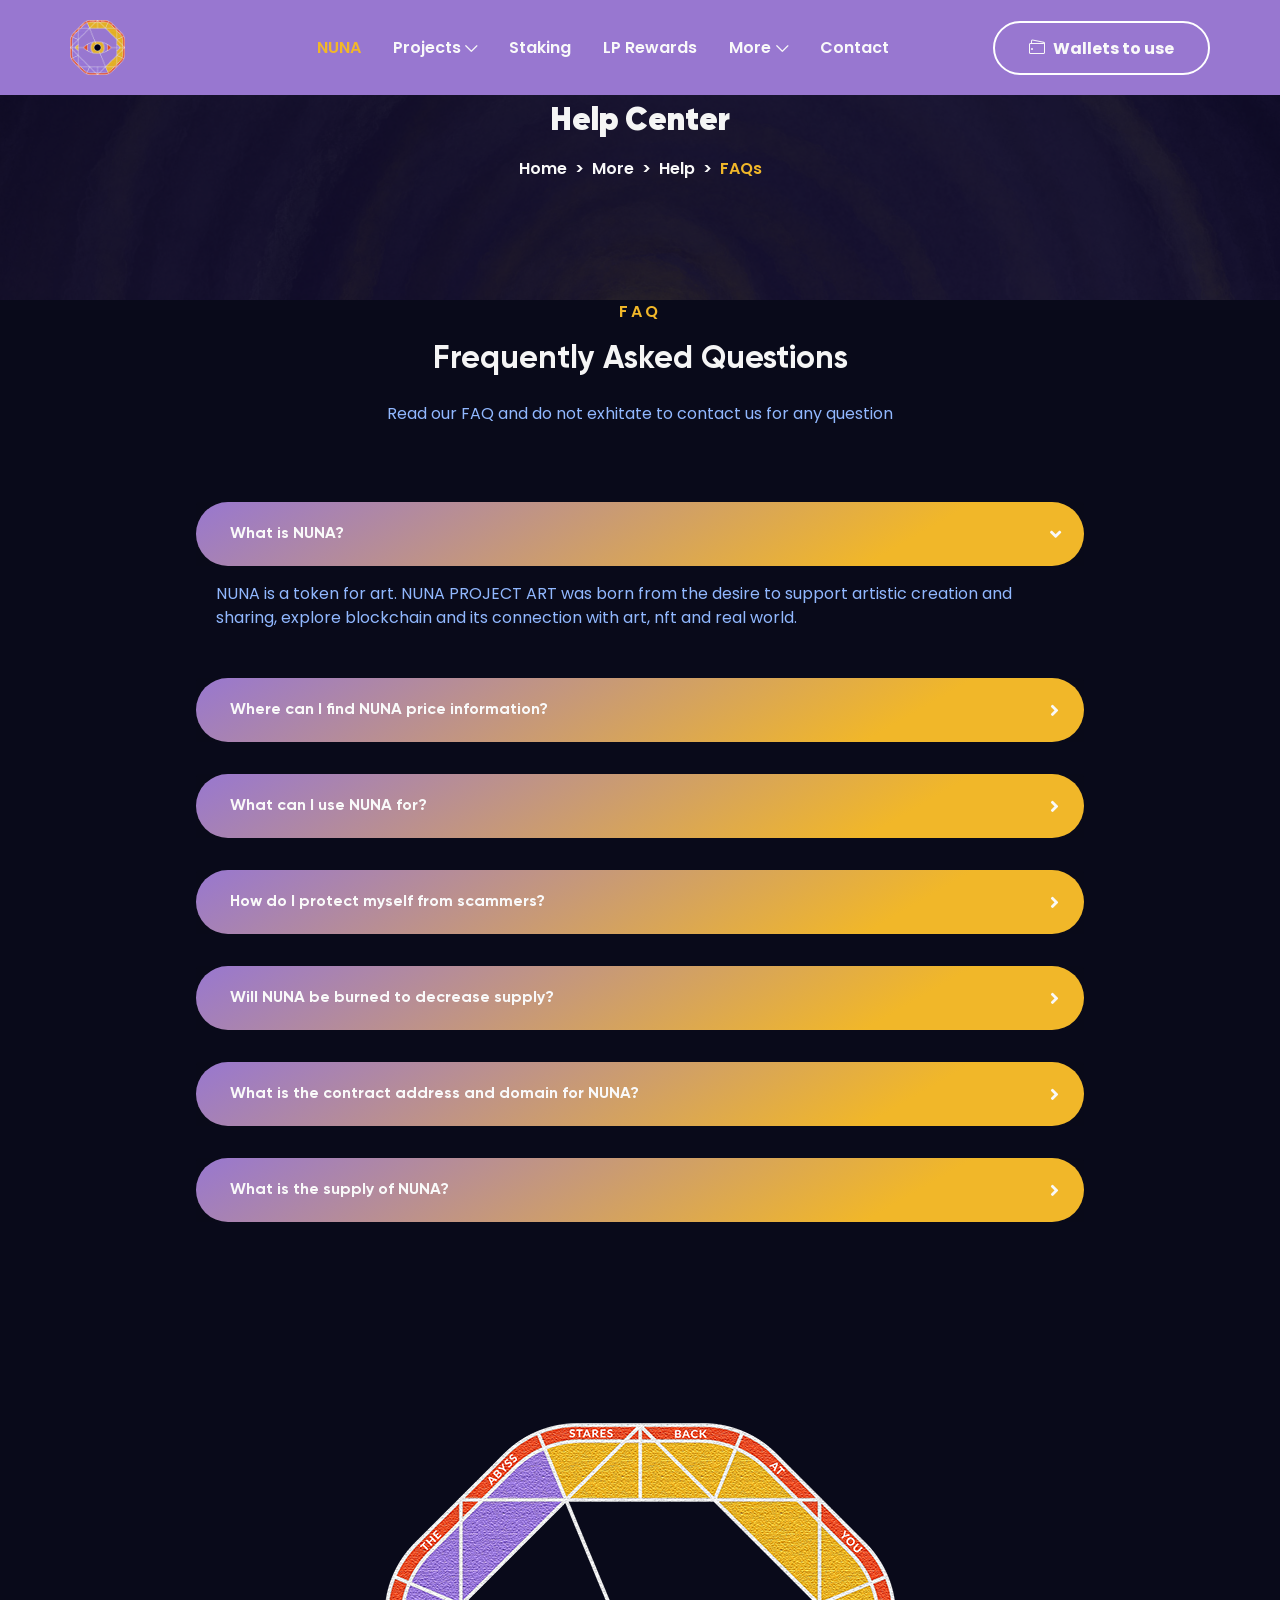
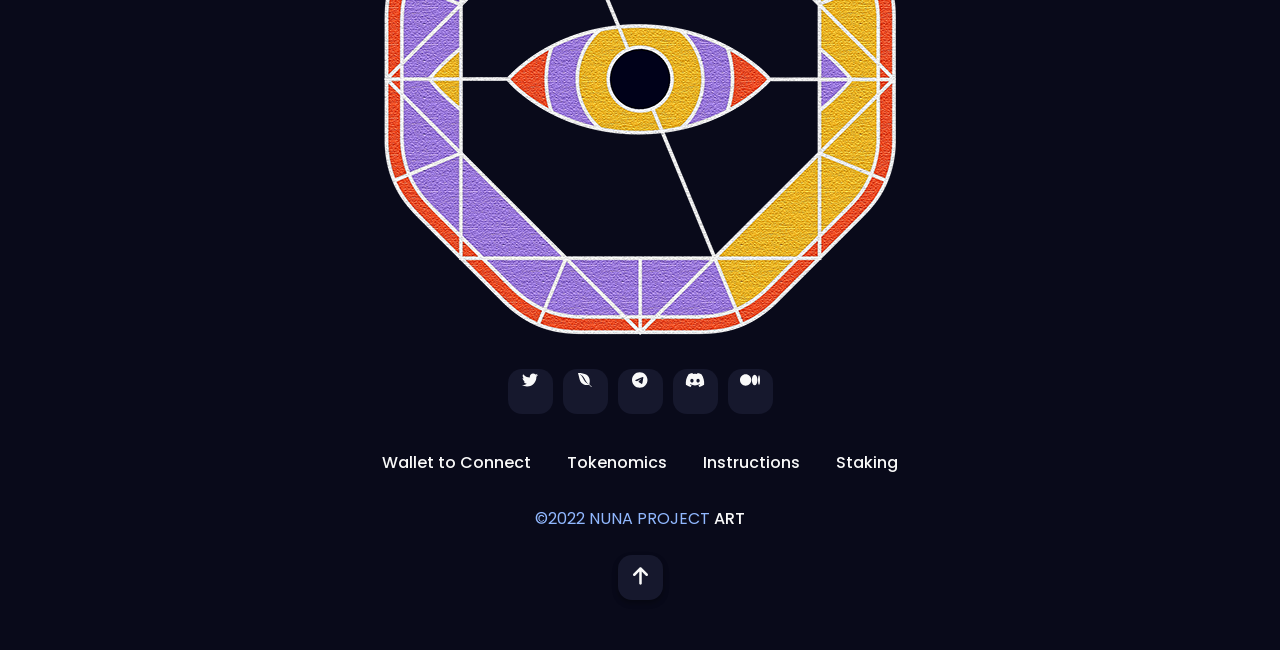
<file: help-center.html>
<!doctype html>
<html class="no-js" lang="en">

<head>
    <meta charset="UTF-8">
    <meta name="description" content="">
    <meta http-equiv="X-UA-Compatible" content="IE=edge">
    <meta name="viewport" content="width=device-width, initial-scale=1, shrink-to-fit=no">
    <!-- The above 4 meta tags *must* come first in the head; any other head content must come *after* these tags -->
    

    <!-- Title  -->
    <title>NUNA PROJECT ART - $NUNA Token is a token for art. NUNA TOKEN, STELLAR NETWORK, ART, NFT, APP, WEB3.</title>

    <!-- Favicon  -->
    <link rel="icon" href="assets/img/favicon.ico">

    <!-- ***** All CSS Files ***** -->

    <!-- Style css -->
    <link rel="stylesheet" href="assets/css/style.css">

</head>

<body>
    <!--====== Preloader Area Start ======-->
    <div id="gameon-preloader" class="gameon-preloader">
        <!-- Preloader Animation -->
        <div class="preloader-animation">
            <!-- Spinner -->
            <div class="spinner"></div>
            <p class="fw-5 text-center text-uppercase">Wait for art...</p>
        </div>
        <!-- Loader Animation -->
        <div class="loader-animation">
            <div class="row h-100">
                <!-- Single Loader -->
                <div class="col-3 single-loader p-0">
                    <div class="loader-bg"></div>
                </div>
                <!-- Single Loader -->
                <div class="col-3 single-loader p-0">
                    <div class="loader-bg"></div>
                </div>
                <!-- Single Loader -->
                <div class="col-3 single-loader p-0">
                    <div class="loader-bg"></div>
                </div>
                <!-- Single Loader -->
                <div class="col-3 single-loader p-0">
                    <div class="loader-bg"></div>
                </div>
            </div>
        </div>
    </div>
    <!--====== Preloader Area End ======-->

    <div class="main">
        <!-- ***** Header Start ***** -->
        <header id="header">
            <!-- Navbar -->
            <nav data-aos="zoom-out" data-aos-delay="800" class="navbar gameon-navbar navbar-expand">
                <div class="container header">

                    <!-- Logo -->
                    <a class="navbar-brand" href="index.html">
                        <img src="assets/img/logo/logo.png" alt="Brand Logo" />
                    </a>

                    <div class="ml-auto"></div>

                    <!-- Navbar Nav -->
                    <ul class="navbar-nav items mx-auto">
                        <li class="nav-item active">
                            <a href="index.html" class="nav-link active">NUNA</a>
                        </li>
                        <li class="nav-item dropdown">
                            <a href="#" class="nav-link">Projects <i class="icon-arrow-down"></i></a>
                            <ul class="dropdown-menu">
                                <li class="nav-item">
                                    <a href="https://nunaprojectart.medium.com/introducing-nuna-project-art-7c26619a95" target="_blank" class="nav-link">What is $NUNA?</a>
                                </li>
                                <li class="nav-item">
                                    <a href="https://nunaprojectart.medium.com/nuna-nft-club-e2bbc2182e9a" target="_blank" class="nav-link">Nuna Club</a>
                                </li>
                                <li class="nav-item">
                                    <a href="https://nunaprojectart.medium.com/nuna-reimbursement-system-3dff989c322a" target="_blank" class="nav-link">Reimbursement System</a>
                                </li>
                                <li class="nav-item">
                                    <a href="https://nunaprojectart.medium.com/stellar-artistic-foundation-online-artistic-residence-9f059aac9a17" target="_blank" class="nav-link">Stellar Artistic Foundation</a>
                                </li>
                               
                            </ul>
                        </li>
                        <li class="nav-item dropdown">
                            <a href="staking-1.html" target="_blank" class="nav-link">Staking</a>
                        </li>
                        <li class="nav-item dropdown">
                            <a href="farming.html" target="_blank" class="nav-link">LP Rewards</a>
                        </li>
                        <li class="nav-item dropdown">
                            <a href="#" class="nav-link">More<i class="icon-arrow-down"></i></a>
                            <ul class="dropdown-menu">
                                <li class="nav-item dropdown">
                                    <a href="#" class="nav-link">Help <i class="icon-arrow-right"></i></a>
                                    <ul class="dropdown-menu">
                                        
                                        <li class="nav-item">
                                            <a href="wallet-connect.html" class="nav-link">Wallets to use</a>
                                        </li>
                                        <li class="nav-item">
                                            <a href="help-center.html" class="nav-link">FAQs</a>
                                        </li>
                                        
                                    </ul>
                                </li>
                              
                                <li class="nav-item">
                                    <a href="tokenomics.html" class="nav-link">Tokenomics</a>
                                </li>
                            
                                <li class="nav-item dropdown">
                                    <a href="blog.html" class="nav-link">Instructions</a>
                                
                                </li>
                            </ul>
                        </li>
                        <li class="nav-item">
                            <a href="contact.html" class="nav-link">Contact</a>
                        </li>
                    </ul>
                        <!-- Navbar Toggler -->
                    <ul class="navbar-nav toggle">
                            <li class="nav-item">
                                <a href="#" class="nav-link" data-toggle="modal" data-target="#menu">
                                    <i class="icon-menu m-0"></i>
                                    
                                </a>
                            </li>
                        </ul>

                    <!-- Navbar Action Button -->
                    <ul class="navbar-nav action">
                        <li class="nav-item ml-2">
                            <a href="wallet-connect.html" class="btn ml-lg-auto btn-bordered-white"><i class="icon-wallet mr-md-2"></i>Wallets to use</a>
                        </li>
                    </ul>

                </div>
            </nav>
        </header>
        <!-- ***** Header End ***** -->

        <!-- ***** Breadcrumb Area Start ***** -->
        <section class="breadcrumb-area overlay-dark d-flex align-items-center">
            <div class="container">
                <div class="row">
                    <div class="col-12">
                        <!-- Breamcrumb Content -->
                        <div class="breadcrumb-content text-center">
                            <h2 class="m-0">Help Center</h2>
                            <ol class="breadcrumb d-flex justify-content-center">
                                <li class="breadcrumb-item"><a href="index.html">Home</a></li>
                                <li class="breadcrumb-item"><a href="#">More</a></li>
                                <li class="breadcrumb-item"><a href="#">Help</a></li>
                                <li class="breadcrumb-item active">FAQs</li>
                            </ol>
                        </div>
                    </div>
                </div>
            </div>
        </section>
        <!-- ***** Breadcrumb Area End ***** -->

       

        <!-- ***** FAQ Area Start ***** -->
        <section class="faq-area pt-0">
            <div class="container">
                <div class="row justify-content-center">
                    <div class="col-12 col-md-8 col-lg-7">
                        <!-- Intro -->
                        <div class="intro text-center">
                            <div class="intro-content">
                                <span class="intro-text">FAQ</span>
                                <h3 class="mt-3 mb-0">Frequently Asked Questions</h3>
                                <p>Read our FAQ and do not exhitate to contact us for any question</p>
                            </div>
                        </div>
                    </div>
                </div>
                <div class="row justify-content-center">
                    <div class="col-12">
                        <!-- FAQ Content -->
                        <div class="faq-content">
                            <!-- Gameon Accordion -->
                            <div class="accordion" id="gameon-accordion">
                                <div class="row justify-content-center">
                                    <div class="col-12 col-md-10">
                                        <!-- Single Accordion Item -->
                                        <div class="single-accordion-item p-md-3">
                                            <!-- Card Header -->
                                            <div class="card-header bg-inherit border-0 p-0">
                                                <h2 class="m-0">
                                                    <button class="btn d-block text-left w-100 py-4" type="button" data-toggle="collapse" data-target="#collapseOne">
                                                        What is NUNA?
                                                    </button>
                                                </h2>
                                            </div>
                                            <div id="collapseOne" class="collapse show" data-parent="#gameon-accordion">
                                                <!-- Card Body -->
                                                <div class="card-body py-3">
                                                   NUNA is a token for art. NUNA PROJECT ART was born from the desire to support artistic creation and sharing, 
                                                   explore blockchain and its connection with art, nft and real world.
                                                </div>
                                            </div>
                                        </div>
                                        <!-- Single Accordion Item -->
                                        <div class="single-accordion-item p-md-3">
                                            <!-- Card Header -->
                                            <div class="card-header bg-inherit border-0 p-0">
                                                <h2 class="m-0">
                                                    <button class="btn d-block text-left w-100 collapsed py-4" type="button" data-toggle="collapse" data-target="#collapseTwo">
                                                        Where can I find NUNA price information?
                                                    </button>
                                                </h2>
                                            </div>
                                            <div id="collapseTwo" class="collapse" data-parent="#gameon-accordion">
                                                <!-- Card Body -->
                                                <div class="card-body py-3">
                                                 NUNA price informations can be found on <a href="https://www.coingecko.com/en/coins/nuna" target="_blank">CoinGecko.</a>
                                                 Click on the to wiew it. 
                                                    
                                                </div>
                                            </div>
                                        </div>
                                        <!-- Single Accordion Item -->
                                        <div class="single-accordion-item p-md-3">
                                            <!-- Card Header -->
                                            <div class="card-header bg-inherit border-0 p-0">
                                                <h2 class="m-0">
                                                    <button class="btn d-block text-left w-100 collapsed py-4" type="button" data-toggle="collapse" data-target="#collapseThree">
                                                        What can I use NUNA for?
                                                    </button>
                                                </h2>
                                            </div>
                                            <div id="collapseThree" class="collapse" data-parent="#gameon-accordion">
                                                <!-- Card Body -->
                                                <div class="card-body py-3">
                                                   NUNA is a project that has its focus on art. NUNA token can be used to buy and sell NFTs, trade on SDEX, investing into project or sub-projects, 
                                                use as a governance token, vote for DAO proposals 
                                                    
                                                </div>
                                            </div>
                                        </div>
                                        <!-- Single Accordion Item -->
                                        <div class="single-accordion-item p-md-3">
                                            <!-- Card Header -->
                                            <div class="card-header bg-inherit border-0 p-0">
                                                <h2 class="m-0">
                                                    <button class="btn d-block text-left w-100 collapsed py-4" type="button" data-toggle="collapse" data-target="#collapseFour">
                                                        How do I protect myself from scammers?
                                                    </button>
                                                </h2>
                                            </div>
                                            <div id="collapseFour" class="collapse" data-parent="#gameon-accordion">
                                                <!-- Card Body -->
                                                <div class="card-body py-3">
                                                   
                                                   It is higly important to protect yourself and your accont from scammers so never share your secret key! Remeber that we will never ask you for money, 
                                                    always check the account information carefully and if any scammer contact you, do not forget to report it!                                     
                                                </div>
                                            </div>
                                        </div>
                                        <!-- Single Accordion Item -->
                                        <div class="single-accordion-item p-md-3">
                                            <!-- Card Header -->
                                            <div class="card-header bg-inherit border-0 p-0">
                                                <h2 class="m-0">
                                                    <button class="btn d-block text-left w-100 collapsed py-4" type="button" data-toggle="collapse" data-target="#collapseFive">
                                                    Will NUNA be burned to decrease supply?
                                                    </button>
                                                </h2>
                                            </div>
                                            <div id="collapseFive" class="collapse" data-parent="#gameon-accordion">
                                                <!-- Card Body -->
                                                <div class="card-body py-3">                        
                                                We don’t have any plan to burn any amount of NUNA token for the moment. 
                                                </div>
                                            </div>
                                        </div>

                                            <!-- Single Accordion Item -->
                                            <div class="single-accordion-item p-md-3">
                                                <!-- Card Header -->
                                                <div class="card-header bg-inherit border-0 p-0">
                                                    <h2 class="m-0">
                                                        <button class="btn d-block text-left w-100 collapsed py-4" type="button" data-toggle="collapse" data-target="#collapseSix">
                                                            What is the contract address and domain for NUNA?
                                                        </button>
                                                    </h2>
                                                </div>
                                                <div id="collapseSix" class="collapse" data-parent="#gameon-accordion">
                                                    <!-- Card Body -->
                                                    <div class="card-body py-3">
                                                        GCX2ENOVSSOOH6G4HIOBMPCBFXHDVDGA546NK3ZFX3NP3QS25BKZBWOW - Domain:
                                                        <a href="https://nunaproject.art/" target="_blank">nunaproject.art</a>
                                                    </div>
                                                </div>
                                            </div>

                                        <!-- Single Accordion Item -->
                                        <div class="single-accordion-item p-md-3">
                                            <!-- Card Header -->
                                            <div class="card-header bg-inherit border-0 p-0">
                                                <h2 class="m-0">
                                                    <button class="btn d-block text-left w-100 collapsed py-4" type="button" data-toggle="collapse" data-target="#collapseSeven">
                                                        What is the supply of NUNA?

                                                    </button>
                                                </h2>
                                            </div>
                                            <div id="collapseSeven" class="collapse" data-parent="#gameon-accordion">
                                                <!-- Card Body -->
                                                <div class="card-body py-3">
                                                    There will only ever be 1 Billion NUNA tokens in existence. Imagine a payment system, where NFTs have real use cases! NUNA is a token for Art, Do not spend more than what you are willing to invest.
                                                </div>
                                            </div>
                                        </div>
                                    </div>
                                </div>
                            </div>
                        </div>
                    </div>
                </div>
            </div>
        </section>
        <!-- ***** FAQ Area End ***** -->

          <!--====== Footer Area Start ======-->
          <footer class="footer-area">
            <div class="container">
                <div class="row justify-content-center">
                    <div class="col-12 col-md-8 text-center">
                        <!-- Footer Items -->
                        <div class="footer-items">
                            <!-- Logo -->
                            <a class="navbar-brand" href="index.html">
                                <img src="assets/img/logo/logo.png" alt="">
                            </a>
                            <!-- Social Icons -->
                            <div class="social-icons d-flex justify-content-center my-4">
                            
                                </a>
                                <a class="twitter" href="https://twitter.com/nunaprojectart" target="_blank">
                                    <i class="fa-brands fa-twitter"></i>
                                    
                                </a>
                                <a class="linkedin" href="https://linktr.ee/nunaprojectart" target="_blank">
                                    <i class="fa-brands fa-envira"></i>

                                </a>
                                <a class="reddit" href="https://t.me/NunaProjectArt" target="_blank">
                                    <i class="fab fa-telegram"></i>
                                   
                                </a>
                                <a class="vkontakte" href="https://discord.gg/RshXa7bYyQ" target="_blank">
                                    <i class="fab fa-discord"></i>
                                    
                                </a>
                                <a class="youtube" href="https://nunaprojectart.medium.com/" target="_blank">
                                    <i class="fa-brands fa-medium"></i>
                                </a>
                            </div>
                            <ul class="list-inline">
                                <li class="list-inline-item"><a href="wallet-connect.html">Wallet to Connect</a></li>
                                <li class="list-inline-item"><a href="tokenomics.html">Tokenomics</a></li>
                              
                                <li class="list-inline-item"><a href="blog.html">Instructions</a></li>
                                <li class="list-inline-item"><a href="staking-1.html">Staking</a></li>
                            </ul>
                            <!-- Copyright Area -->
                            <div class="copyright-area py-4">&copy;2022 NUNA PROJECT <a href="https://nunaproject.art/images/icono/nuna-exlibris.png" target="_blank">ART</a></div>
                        </div>
                        <!-- Scroll To Top -->
                        <div id="scroll-to-top" class="scroll-to-top">
                            <a href="#header" class="smooth-anchor">
                                <i class="fa-solid fa-arrow-up"></i>
                            </a>
                        </div>
                    </div>
                </div>
            </div>
        </footer>
        <!--====== Footer Area End ======-->

  

        <!--====== Modal Responsive Menu Area Start ======-->
        <div id="menu" class="modal fade p-0">
            <div class="modal-dialog dialog-animated">
                <div class="modal-content h-100">
                    <div class="modal-header" data-dismiss="modal">
                        Menu <i class="far fa-times-circle icon-close"></i>
                    </div>
                    <div class="menu modal-body">
                        <div class="row w-100">
                            <div class="items p-0 col-12 text-center"></div>
                        </div>
                    </div>
                </div>
            </div>
        </div>
        <!--====== Modal Responsive Menu Area End ======-->

    </div>


    <!-- ***** All jQuery Plugins ***** -->

    <!-- jQuery(necessary for all JavaScript plugins) -->
    <script src="assets/js/vendor/jquery.min.js"></script>

    <!-- Bootstrap js -->
    <script src="assets/js/vendor/popper.min.js"></script>
    <script src="assets/js/vendor/bootstrap.min.js"></script>

    <!-- Plugins js -->
    <script src="assets/js/vendor/all.min.js"></script>
    <script src="assets/js/vendor/gallery.min.js"></script>
    <script src="assets/js/vendor/slider.min.js"></script>
    <script src="assets/js/vendor/countdown.min.js"></script>
    <script src="assets/js/vendor/shuffle.min.js"></script>

    <!-- Active js -->
    <script src="assets/js/main.js"></script>
</body>

</html>
</file>
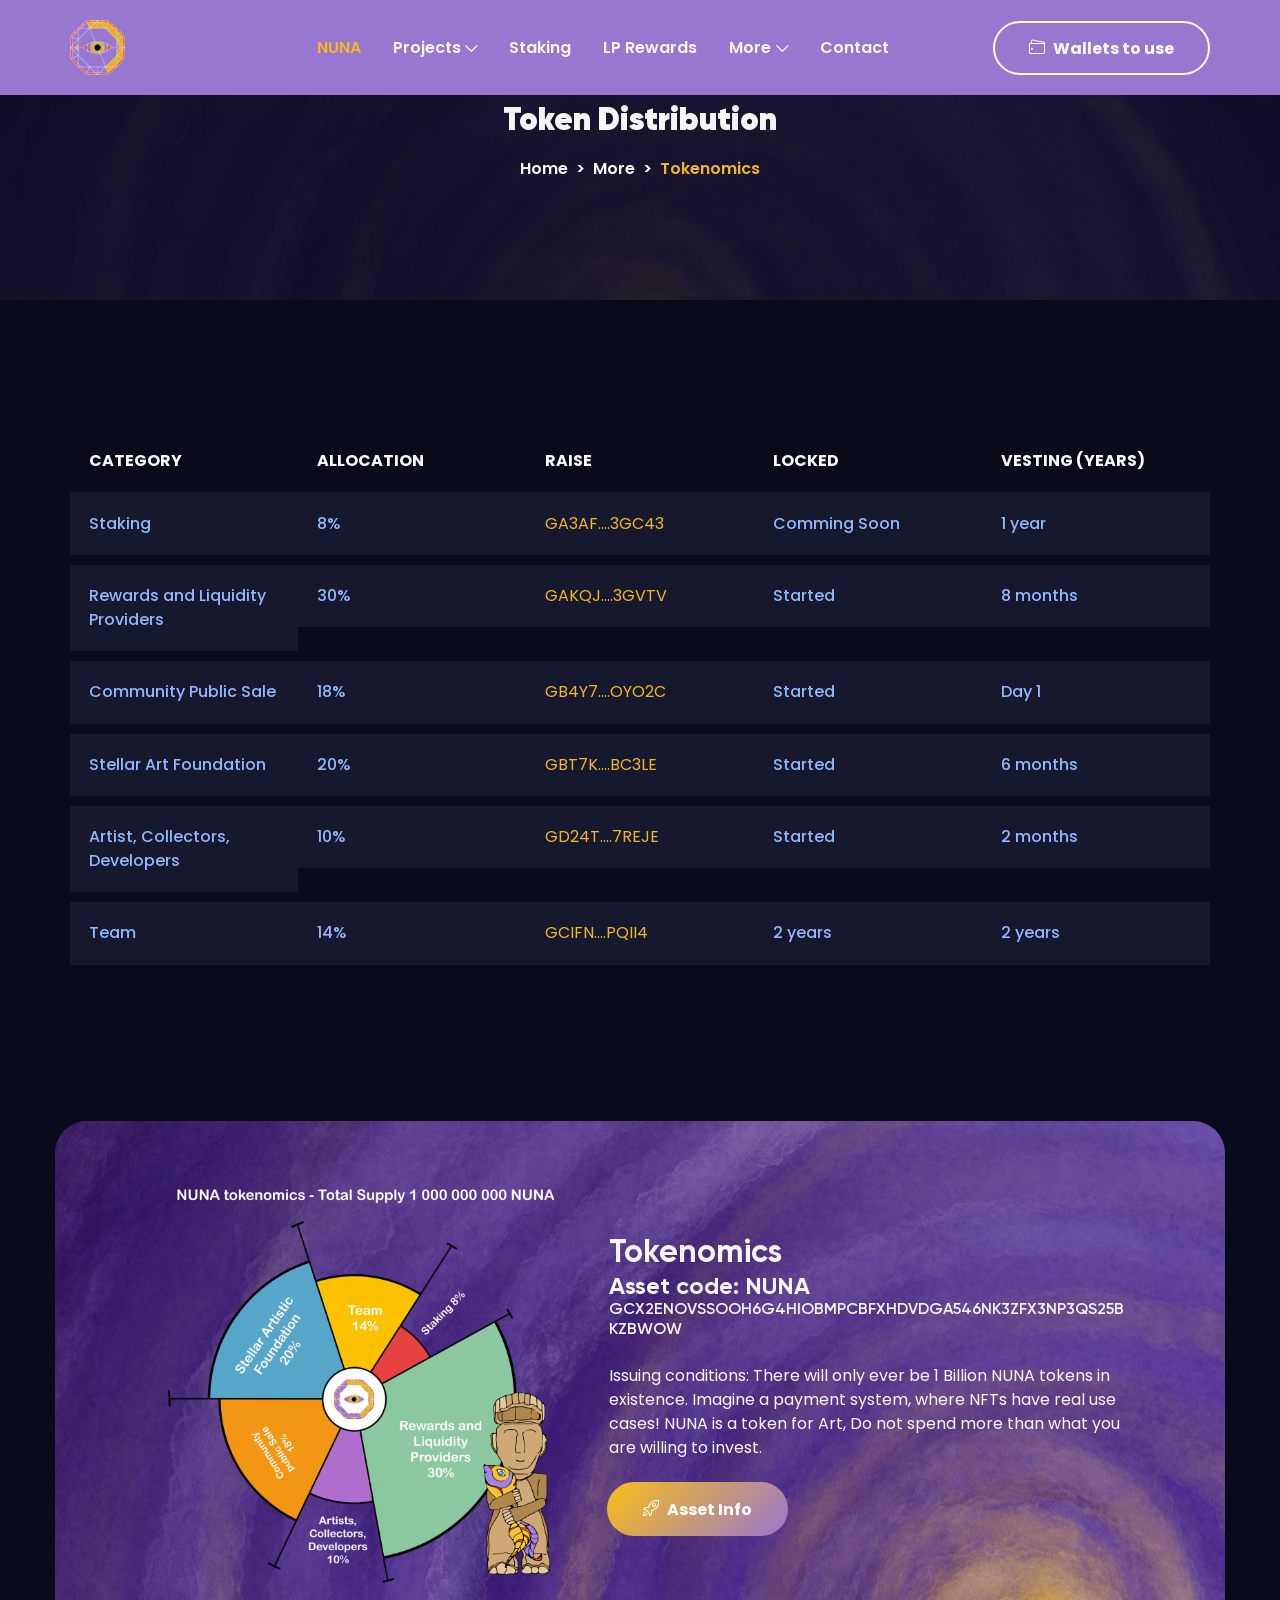
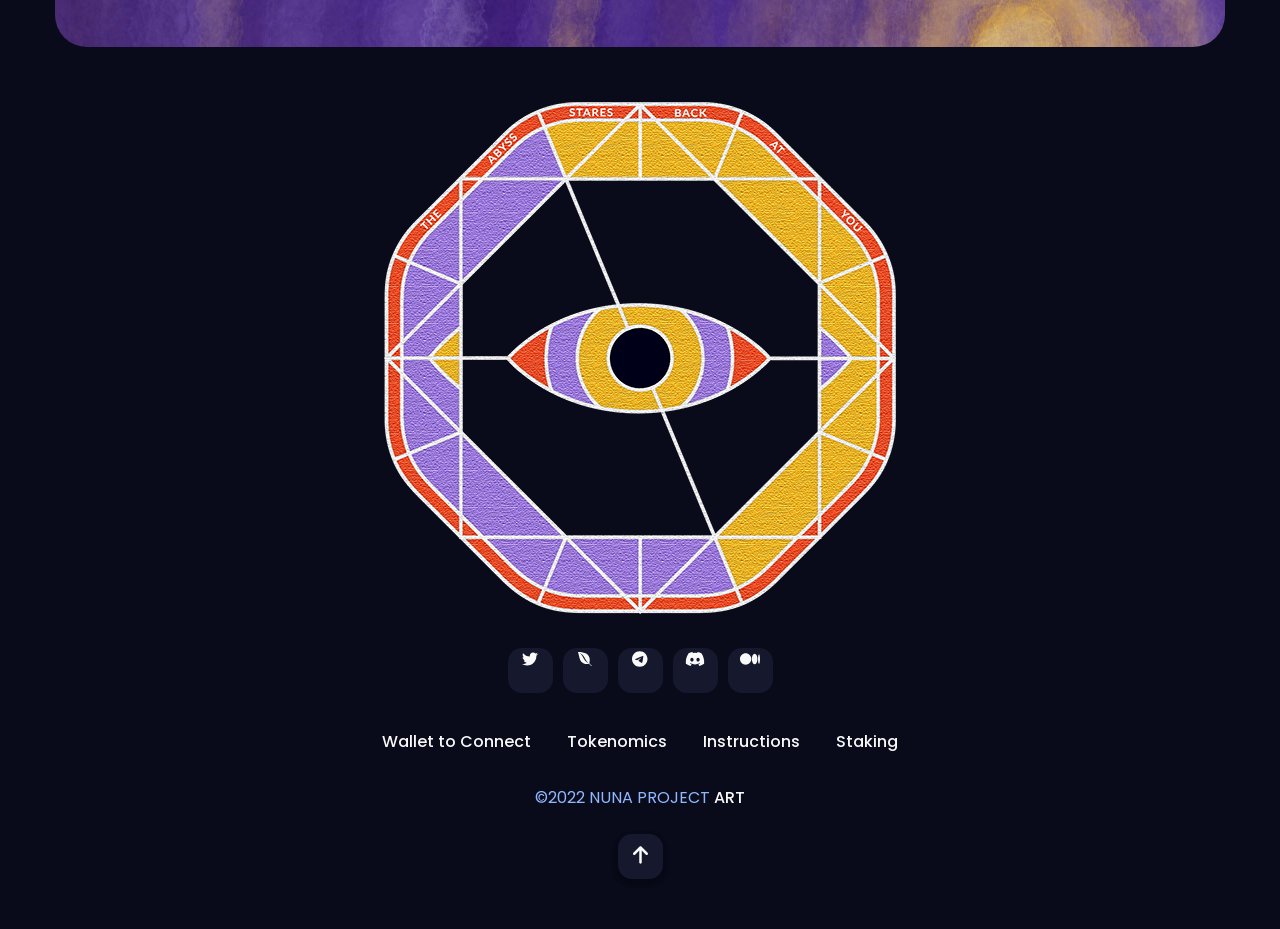
<file: tokenomics.html>
<!doctype html>
<html class="no-js" lang="en">

<head>
    <meta charset="UTF-8">
    <meta name="description" content="">
    <meta http-equiv="X-UA-Compatible" content="IE=edge">
    <meta name="viewport" content="width=device-width, initial-scale=1, shrink-to-fit=no">
    <!-- The above 4 meta tags *must* come first in the head; any other head content must come *after* these tags -->
    

    <!-- Title  -->
    <title>NUNA PROJECT ART - $NUNA Token is a token for art. NUNA TOKEN, STELLAR NETWORK, ART, NFT, APP, WEB3.</title>

    <!-- Favicon  -->
    <link rel="icon" href="assets/img/favicon.ico">

    <!-- ***** All CSS Files ***** -->

    <!-- Style css -->
    <link rel="stylesheet" href="assets/css/style.css">

</head>

<body>
    <!--====== Preloader Area Start ======-->
    <div id="gameon-preloader" class="gameon-preloader">
        <!-- Preloader Animation -->
        <div class="preloader-animation">
            <!-- Spinner -->
            <div class="spinner"></div>
            <p class="fw-5 text-center text-uppercase">Wait for art...</p>
        </div>
        <!-- Loader Animation -->
        <div class="loader-animation">
            <div class="row h-100">
                <!-- Single Loader -->
                <div class="col-3 single-loader p-0">
                    <div class="loader-bg"></div>
                </div>
                <!-- Single Loader -->
                <div class="col-3 single-loader p-0">
                    <div class="loader-bg"></div>
                </div>
                <!-- Single Loader -->
                <div class="col-3 single-loader p-0">
                    <div class="loader-bg"></div>
                </div>
                <!-- Single Loader -->
                <div class="col-3 single-loader p-0">
                    <div class="loader-bg"></div>
                </div>
            </div>
        </div>
    </div>
    <!--====== Preloader Area End ======-->

    <div class="main">
        <!-- ***** Header Start ***** -->
        <header id="header">
            <!-- Navbar -->
            <nav data-aos="zoom-out" data-aos-delay="800" class="navbar gameon-navbar navbar-expand">
                <div class="container header">

                    <!-- Logo -->
                    <a class="navbar-brand" href="index.html">
                        <img src="assets/img/logo/logo.png" alt="Brand Logo" />
                    </a>

                    <div class="ml-auto"></div>

                    <!-- Navbar Nav -->
                    <ul class="navbar-nav items mx-auto">
                        <li class="nav-item active">
                            <a href="index.html" class="nav-link active">NUNA</a>
                        </li>
                        <li class="nav-item dropdown">
                            <a href="#" class="nav-link">Projects <i class="icon-arrow-down"></i></a>
                            <ul class="dropdown-menu">
                                <li class="nav-item">
                                    <a href="https://nunaprojectart.medium.com/introducing-nuna-project-art-7c26619a95" target="_blank" class="nav-link">What is $NUNA?</a>
                                </li>
                                <li class="nav-item">
                                    <a href="https://nunaprojectart.medium.com/nuna-nft-club-e2bbc2182e9a" target="_blank" class="nav-link">Nuna Club</a>
                                </li>
                                <li class="nav-item">
                                    <a href="https://nunaprojectart.medium.com/nuna-reimbursement-system-3dff989c322a" target="_blank" class="nav-link">Reimbursement System</a>
                                </li>
                                <li class="nav-item">
                                    <a href="https://nunaprojectart.medium.com/stellar-artistic-foundation-online-artistic-residence-9f059aac9a17" target="_blank" class="nav-link">Stellar Artistic Foundation</a>
                                </li>
                               
                            </ul>
                        </li>
                        <li class="nav-item dropdown">
                            <a href="staking-1.html" target="_blank" class="nav-link">Staking</a>
                        </li>
                        <li class="nav-item dropdown">
                            <a href="farming.html" target="_blank" class="nav-link">LP Rewards</a>
                        </li>
                        <li class="nav-item dropdown">
                            <a href="#" class="nav-link">More<i class="icon-arrow-down"></i></a>
                            <ul class="dropdown-menu">
                                <li class="nav-item dropdown">
                                    <a href="#" class="nav-link">Help <i class="icon-arrow-right"></i></a>
                                    <ul class="dropdown-menu">
                                        
                                        <li class="nav-item">
                                            <a href="wallet-connect.html" class="nav-link">Wallets to use</a>
                                        </li>
                                        <li class="nav-item">
                                            <a href="help-center.html" class="nav-link">FAQs</a>
                                        </li>
                                        
                                    </ul>
                                </li>
                              
                                <li class="nav-item">
                                    <a href="tokenomics.html" class="nav-link">Tokenomics</a>
                                </li>
                            
                                <li class="nav-item dropdown">
                                    <a href="blog.html" class="nav-link">Instructions</a>
                                
                                </li>
                            </ul>
                        </li>
                        <li class="nav-item">
                            <a href="contact.html" class="nav-link">Contact</a>
                        </li>
                    </ul>
                        <!-- Navbar Toggler -->
                    <ul class="navbar-nav toggle">
                            <li class="nav-item">
                                <a href="#" class="nav-link" data-toggle="modal" data-target="#menu">
                                    <i class="icon-menu m-0"></i>
                                    
                                </a>
                            </li>
                        </ul>

                    <!-- Navbar Action Button -->
                    <ul class="navbar-nav action">
                        <li class="nav-item ml-2">
                            <a href="wallet-connect.html" class="btn ml-lg-auto btn-bordered-white"><i class="icon-wallet mr-md-2"></i>Wallets to use</a>
                        </li>
                    </ul>

                </div>
            </nav>
        </header>
        <!-- ***** Header End ***** -->


        <!-- ***** Breadcrumb Area Start ***** -->
        <section class="breadcrumb-area overlay-dark d-flex align-items-center">
            <div class="container">
                <div class="row">
                    <div class="col-12">
                        <!-- Breamcrumb Content -->
                        <div class="breadcrumb-content text-center">
                            <h2 class="m-0">Token Distribution</h2>
                            <ol class="breadcrumb d-flex justify-content-center">
                                <li class="breadcrumb-item"><a href="index.html">Home</a></li>
                                <li class="breadcrumb-item"><a href="#">More</a></li>
                                <li class="breadcrumb-item active">Tokenomics</li>
                            </ol>
                        </div>
                    </div>
                </div>
            </div>
        </section>
        <!-- ***** Breadcrumb Area End ***** -->

        <!-- ***** Tokenomics Area Start ***** -->
        <section class="leaderboard-area">
            <div class="container">
                <div class="row">
                    <div class="col-12">
                        <div class="table-responsive">
                            <table class="table token-content table-borderless">
                                <thead>
                                    <tr>
                                        <th scope="col">Category</th>
                                        <th scope="col">Allocation</th>
                                        <th scope="col">Raise</th>
                                        <th scope="col">Locked</th>
                                        <th scope="col">Vesting (Years)</th>
                                    </tr>
                                </thead>
                                <tbody>
                                    <tr>
                                        <td>Staking</td>
                                        <td>8%</td>
                                        <td><a href=https://lumenscan.io/account/GA3AFI57LVDQWRXVLICRVM6DB2T66BXCQ6VF2OWTFDYZF5VCDCX3GC43 target=”_blank”>GA3AF....3GC43</a></td>
                                        <td>Comming Soon</td>
                                        <td>1 year</td>
                                    </tr>
                                    <tr>
                                        <td>Rewards and Liquidity Providers</td>
                                        <td>30%</td>
                                        <td><a href=https://lumenscan.io/account/GAKQJRBDEWTXCLYFZSOS7VMIZK76HFGRJNEYCBZNOPC3YV7I4IV3GVTV target=”_blank”>GAKQJ....3GVTV</a></td>
                                        <td>Started</td>
                                        <td>8 months</td>
                                    </tr>
                                    <tr>
                                        <td>Community Public Sale</td>
                                        <td>18%</td>
                                        <td><a href=https://lumenscan.io/account/GB4Y74J6UDCNEDORKWO3BJTJOGSLPRO2P6KKSLW4BAGMYXCU5LYOYO2C target=”_blank”>GB4Y7....OYO2C</a></td>
                                        <td>Started</td>
                                        <td>Day 1</td>
                                    </tr>
                                    <tr>
                                        <td>Stellar Art Foundation</td>
                                        <td>20%</td>
                                        <td><a href=https://lumenscan.io/account/GBT7KO62KPSDNNMYEDRUF2CDXG2XHJE4OT37ELPSBC3R6ZFAP35BC3LE target=”_blank”>GBT7K....BC3LE</a></td>
                                        <td>Started</td>
                                        <td>6 months</td>
                                    </tr>
                                    <tr>
                                        <td>Artist, Collectors, Developers</td>
                                        <td>10%</td>
                                        <td><a href=https://lumenscan.io/account/GD24T22MBXTQOCZVMGCPKKZZ7DI6OFDZYLBI3ALTSCFLBHJVMTB7REJE target=”_blank”>GD24T....7REJE</a></td>
                                        <td>Started</td>
                                        <td>2 months</td>
                                    </tr>
                                    <tr>
                                        <td>Team</td>
                                        <td>14%</td>
                                        <td><a href=https://lumenscan.io/account/GCIFNYQFZBSJYFZRIT6FJQB42QEMCWFZ3INTI7GNWHJNHL6PDWMPQII4 target=”_blank”>GCIFN....PQII4</a></td>
                                        <td>2 years</td>
                                        <td>2 years</td>
                                    </tr>
                                </tbody>
                            </table>
                        </div>
                    </div>
                </div>
            </div>
        </section>
        <!-- ***** Tokenomics Area End ***** -->

               <!-- ***** Tokenomics ***** -->
               <section class="cta-area p-0">
                <div class="container">
                    <div class="row">
                        <div class="col-12 card">
                            <div class="row align-items-center justify-content-center">
                                <div class="col-12 col-md-5 text-center">
                                    <img src="assets\img\content\new tokenomics1.png" alt="">
                                </div>
                                <div class="col-12 col-md-6 mt-4 mt-md-0">
                                    <h2 class="m-0">Tokenomics</h2>
                                    <h4 class="m-0">Asset code: NUNA</h4>
                                    <h6 class="m-0">GCX2ENOVSSOOH6G4HIOBMPCBFXHDVDGA546NK3ZFX3NP3QS25BKZBWOW</h6>
                                    <p>Issuing conditions: There will only ever be 1 Billion NUNA tokens in existence. Imagine a payment system, where NFTs have real use cases! NUNA is a token for Art, Do not spend more than what you are willing to invest.</p>
                                   
                                    <a class="btn btn-bordered active d-inline-block" href="https://stellar.expert/explorer/public/asset/NUNA-GCX2ENOVSSOOH6G4HIOBMPCBFXHDVDGA546NK3ZFX3NP3QS25BKZBWOW"><i class="icon-rocket mr-2"></i>Asset Info</a>
                                </div>
                            </div>
                            <a class="cta-link" href="apply.html"></a>
                        </div>
                    </div>
                </div>
            </section>
            <!-- ***** Tokenomics End ***** -->

              <!--====== Footer Area Start ======-->
              <footer class="footer-area">
                <div class="container">
                    <div class="row justify-content-center">
                        <div class="col-12 col-md-8 text-center">
                            <!-- Footer Items -->
                            <div class="footer-items">
                                <!-- Logo -->
                                <a class="navbar-brand" href="index.html">
                                    <img src="assets/img/logo/logo.png" alt="">
                                </a>
                                <!-- Social Icons -->
                                <div class="social-icons d-flex justify-content-center my-4">
                                
                                    </a>
                                    <a class="twitter" href="https://twitter.com/nunaprojectart" target="_blank">
                                        <i class="fa-brands fa-twitter"></i>
                                        
                                    </a>
                                    <a class="linkedin" href="https://linktr.ee/nunaprojectart" target="_blank">
                                        <i class="fa-brands fa-envira"></i>
    
                                    </a>
                                    <a class="reddit" href="https://t.me/NunaProjectArt" target="_blank">
                                        <i class="fab fa-telegram"></i>
                                       
                                    </a>
                                    <a class="vkontakte" href="https://discord.gg/RshXa7bYyQ" target="_blank">
                                        <i class="fab fa-discord"></i>
                                        
                                    </a>
                                    <a class="youtube" href="https://nunaprojectart.medium.com/" target="_blank">
                                        <i class="fa-brands fa-medium"></i>
                                    </a>
                                </div>
                                <ul class="list-inline">
                                    <li class="list-inline-item"><a href="wallet-connect.html">Wallet to Connect</a></li>
                                    <li class="list-inline-item"><a href="tokenomics.html">Tokenomics</a></li>
                                  
                                    <li class="list-inline-item"><a href="blog.html">Instructions</a></li>
                                    <li class="list-inline-item"><a href="staking-1.html">Staking</a></li>
                                </ul>
                                <!-- Copyright Area -->
                                <div class="copyright-area py-4">&copy;2022 NUNA PROJECT <a href="https://nunaproject.art/images/icono/nuna-exlibris.png" target="_blank">ART</a></div>
                            </div>
                            <!-- Scroll To Top -->
                            <div id="scroll-to-top" class="scroll-to-top">
                                <a href="#header" class="smooth-anchor">
                                    <i class="fa-solid fa-arrow-up"></i>
                                </a>
                            </div>
                        </div>
                    </div>
                </div>
            </footer>
            <!--====== Footer Area End ======-->

   

        <!--====== Modal Responsive Menu Area Start ======-->
        <div id="menu" class="modal fade p-0">
            <div class="modal-dialog dialog-animated">
                <div class="modal-content h-100">
                    <div class="modal-header" data-dismiss="modal">
                        Menu <i class="far fa-times-circle icon-close"></i>
                    </div>
                    <div class="menu modal-body">
                        <div class="row w-100">
                            <div class="items p-0 col-12 text-center"></div>
                        </div>
                    </div>
                </div>
            </div>
        </div>
        <!--====== Modal Responsive Menu Area End ======-->

    </div>


    <!-- ***** All jQuery Plugins ***** -->

    <!-- jQuery(necessary for all JavaScript plugins) -->
    <script src="assets/js/vendor/jquery.min.js"></script>

    <!-- Bootstrap js -->
    <script src="assets/js/vendor/popper.min.js"></script>
    <script src="assets/js/vendor/bootstrap.min.js"></script>

    <!-- Plugins js -->
    <script src="assets/js/vendor/all.min.js"></script>
    <script src="assets/js/vendor/gallery.min.js"></script>
    <script src="assets/js/vendor/slider.min.js"></script>
    <script src="assets/js/vendor/countdown.min.js"></script>
    <script src="assets/js/vendor/shuffle.min.js"></script>

    <!-- Active js -->
    <script src="assets/js/main.js"></script>
</body>

</html>
</file>
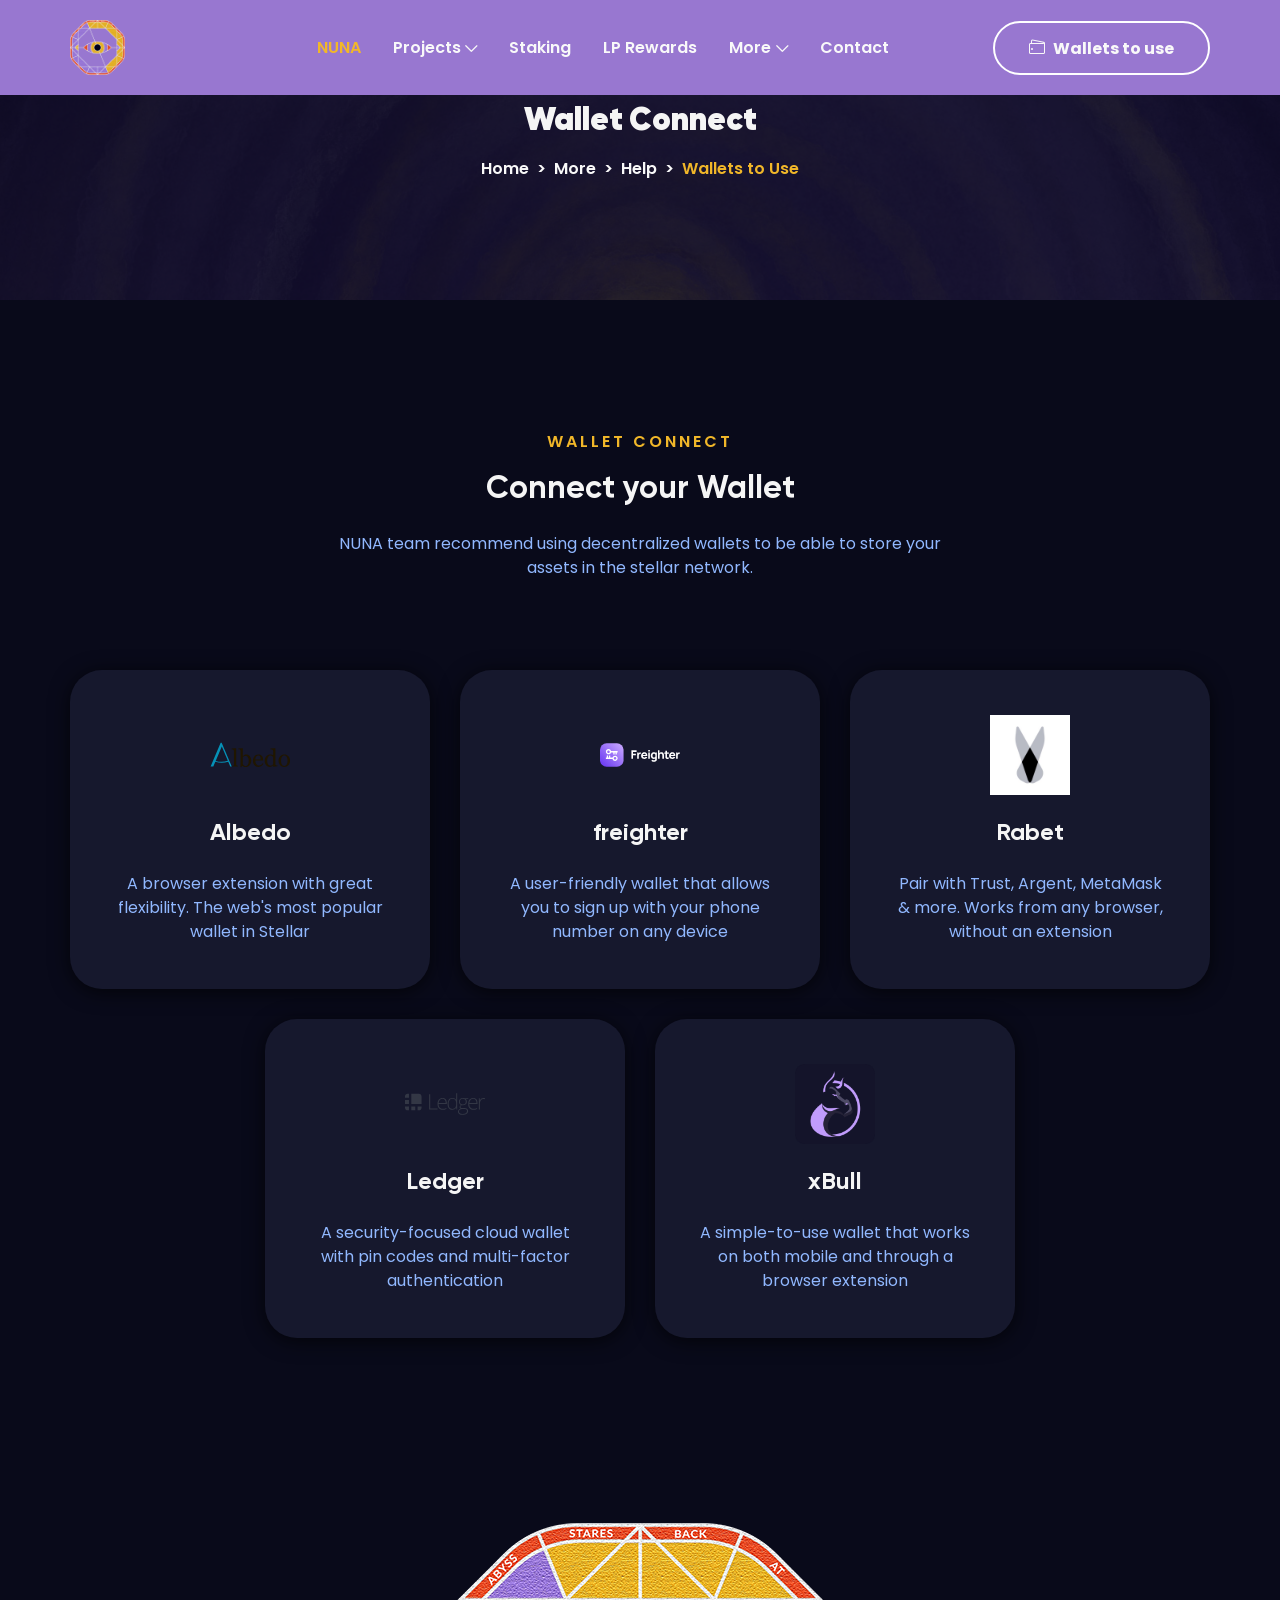
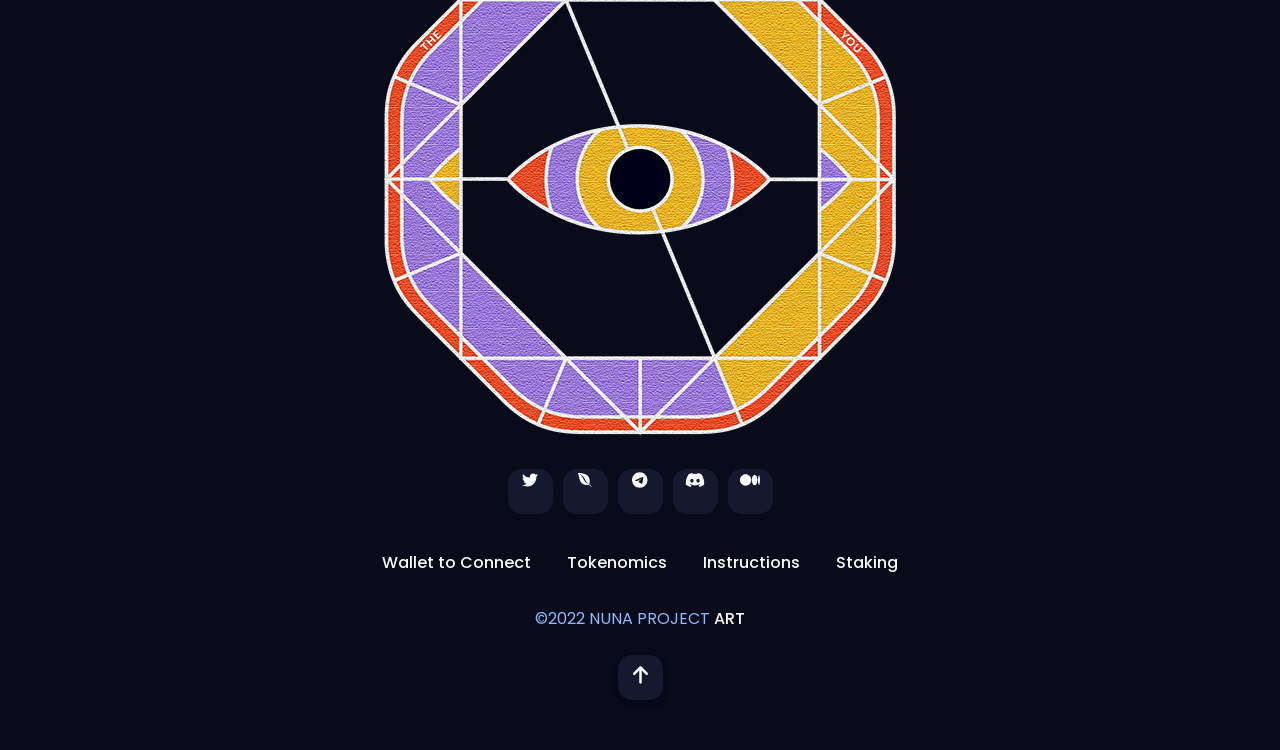
<file: wallet-connect.html>
<!doctype html>
<html class="no-js" lang="en">

<head>
    <meta charset="UTF-8">
    <meta name="description" content="">
    <meta http-equiv="X-UA-Compatible" content="IE=edge">
    <meta name="viewport" content="width=device-width, initial-scale=1, shrink-to-fit=no">
    <!-- The above 4 meta tags *must* come first in the head; any other head content must come *after* these tags -->
    

    <!-- Title  -->
    <title>NUNA PROJECT ART - $NUNA Token is a token for art. NUNA TOKEN, STELLAR NETWORK, ART, NFT, APP, WEB3.</title>

    <!-- Favicon  -->
    <link rel="icon" href="assets/img/favicon.ico">

    <!-- ***** All CSS Files ***** -->

    <!-- Style css -->
    <link rel="stylesheet" href="assets/css/style.css">

</head>

<body>
    <!--====== Preloader Area Start ======-->
    <div id="gameon-preloader" class="gameon-preloader">
        <!-- Preloader Animation -->
        <div class="preloader-animation">
            <!-- Spinner -->
            <div class="spinner"></div>
            <p class="fw-5 text-center text-uppercase">Wait for art...</p>
        </div>
        <!-- Loader Animation -->
        <div class="loader-animation">
            <div class="row h-100">
                <!-- Single Loader -->
                <div class="col-3 single-loader p-0">
                    <div class="loader-bg"></div>
                </div>
                <!-- Single Loader -->
                <div class="col-3 single-loader p-0">
                    <div class="loader-bg"></div>
                </div>
                <!-- Single Loader -->
                <div class="col-3 single-loader p-0">
                    <div class="loader-bg"></div>
                </div>
                <!-- Single Loader -->
                <div class="col-3 single-loader p-0">
                    <div class="loader-bg"></div>
                </div>
            </div>
        </div>
    </div>
    <!--====== Preloader Area End ======-->

    <div class="main">
        <!-- ***** Header Start ***** -->
        <header id="header">
            <!-- Navbar -->
            <nav data-aos="zoom-out" data-aos-delay="800" class="navbar gameon-navbar navbar-expand">
                <div class="container header">

                    <!-- Logo -->
                    <a class="navbar-brand" href="index.html">
                        <img src="assets/img/logo/logo.png" alt="Brand Logo" />
                    </a>

                    <div class="ml-auto"></div>

                    <!-- Navbar Nav -->
                    <ul class="navbar-nav items mx-auto">
                        <li class="nav-item active">
                            <a href="index.html" class="nav-link active">NUNA</a>
                        </li>
                        <li class="nav-item dropdown">
                            <a href="#" class="nav-link">Projects <i class="icon-arrow-down"></i></a>
                            <ul class="dropdown-menu">
                                <li class="nav-item">
                                    <a href="https://nunaprojectart.medium.com/introducing-nuna-project-art-7c26619a95" target="_blank" class="nav-link">What is $NUNA?</a>
                                </li>
                                <li class="nav-item">
                                    <a href="https://nunaprojectart.medium.com/nuna-nft-club-e2bbc2182e9a" target="_blank" class="nav-link">Nuna Club</a>
                                </li>
                                <li class="nav-item">
                                    <a href="https://nunaprojectart.medium.com/nuna-reimbursement-system-3dff989c322a" target="_blank" class="nav-link">Reimbursement System</a>
                                </li>
                                <li class="nav-item">
                                    <a href="https://nunaprojectart.medium.com/stellar-artistic-foundation-online-artistic-residence-9f059aac9a17" target="_blank" class="nav-link">Stellar Artistic Foundation</a>
                                </li>
                               
                            </ul>
                        </li>
                        <li class="nav-item dropdown">
                            <a href="staking-1.html" target="_blank" class="nav-link">Staking</a>
                        </li>
                        <li class="nav-item dropdown">
                            <a href="farming.html" target="_blank" class="nav-link">LP Rewards</a>
                        </li>
                        <li class="nav-item dropdown">
                            <a href="#" class="nav-link">More<i class="icon-arrow-down"></i></a>
                            <ul class="dropdown-menu">
                                <li class="nav-item dropdown">
                                    <a href="#" class="nav-link">Help <i class="icon-arrow-right"></i></a>
                                    <ul class="dropdown-menu">
                                        
                                        <li class="nav-item">
                                            <a href="wallet-connect.html" class="nav-link">Wallets to use</a>
                                        </li>
                                        <li class="nav-item">
                                            <a href="help-center.html" class="nav-link">FAQs</a>
                                        </li>
                                        
                                    </ul>
                                </li>
                              
                                <li class="nav-item">
                                    <a href="tokenomics.html" class="nav-link">Tokenomics</a>
                                </li>
                            
                                <li class="nav-item dropdown">
                                    <a href="blog.html" class="nav-link">Instructions</a>
                                
                                </li>
                            </ul>
                        </li>
                        <li class="nav-item">
                            <a href="contact.html" class="nav-link">Contact</a>
                        </li>
                    </ul>
                        <!-- Navbar Toggler -->
                    <ul class="navbar-nav toggle">
                            <li class="nav-item">
                                <a href="#" class="nav-link" data-toggle="modal" data-target="#menu">
                                    <i class="icon-menu m-0"></i>
                                    
                                </a>
                            </li>
                        </ul>

                    <!-- Navbar Action Button -->
                    <ul class="navbar-nav action">
                        <li class="nav-item ml-2">
                            <a href="wallet-connect.html" class="btn ml-lg-auto btn-bordered-white"><i class="icon-wallet mr-md-2"></i>Wallets to use</a>
                        </li>
                    </ul>

                </div>
            </nav>
        </header>
        <!-- ***** Header End ***** -->


        <!-- ***** Breadcrumb Area Start ***** -->
        <section class="breadcrumb-area overlay-dark d-flex align-items-center">
            <div class="container">
                <div class="row">
                    <div class="col-12">
                        <!-- Breamcrumb Content -->
                        <div class="breadcrumb-content text-center">
                            <h2 class="m-0">Wallet Connect</h2>
                            <ol class="breadcrumb d-flex justify-content-center">
                                <li class="breadcrumb-item"><a href="index.html">Home</a></li>
                                <li class="breadcrumb-item"><a href="#">More</a></li>
                                <li class="breadcrumb-item"><a href="#">Help</a></li>
                                <li class="breadcrumb-item active">Wallets to Use</li>
                            </ol>
                        </div>
                    </div>
                </div>
            </div>
        </section>
        <!-- ***** Breadcrumb Area End ***** -->

        <!-- ***** Wallet Connect Area Start ***** -->
        <section class="wallet-connect-area">
            <div class="container">
                <div class="row justify-content-center">
                    <div class="col-12 col-md-8 col-lg-7">
                        <!-- Intro -->
                        <div class="intro text-center">
                            <div class="intro-content">
                                <span class="intro-text">Wallet Connect</span>
                                <h3 class="mt-3 mb-0">Connect your Wallet</h3>
                                <p>NUNA team recommend using decentralized wallets to be able to store your assets in the stellar network.</p>
                            </div>
                        </div>
                    </div>
                </div>
                <div class="row justify-content-center items">
                    <div class="col-12 col-md-6 col-lg-4 item">
                        <!-- Single Wallet -->
                        <div class="card single-wallet">
                            <a class="d-block text-center" href="login.html">
                                <img class="avatar-lg" src="assets\img\content\logoalbedo.svg" alt="">
                                <h4 class="mb-0">Albedo</h4>
                                <p>A browser extension with great flexibility. The web's most popular wallet in Stellar</p>
                            </a>
                        </div>
                    </div>
                    <div class="col-12 col-md-6 col-lg-4 item">
                        <!-- Single Wallet -->
                        <div class="card single-wallet">
                            <a class="d-block text-center" href="login.html">
                                <img class="avatar-lg" src="assets\img\content\freighterlogo.svg" alt="">
                                <h4 class="mb-0">freighter</h4>
                                <p>A user-friendly wallet that allows you to sign up with your phone number on any device</p>
                            </a>
                        </div>
                    </div>
                    <div class="col-12 col-md-6 col-lg-4 item">
                        <!-- Single Wallet -->
                        <div class="card single-wallet">
                            <a class="d-block text-center" href="login.html">
                                <img class="avatar-lg" src="assets\img\content\rabetlogo.jpg" alt="">
                                <h4 class="mb-0">Rabet</h4>
                                <p>Pair with Trust, Argent, MetaMask &amp; more. Works from any browser, without an extension</p>
                            </a>
                        </div>
                    </div>
                    <div class="col-12 col-md-6 col-lg-4 item">
                        <!-- Single Wallet -->
                        <div class="card single-wallet">
                            <a class="d-block text-center" href="login.html">
                                <img class="avatar-lg" src="assets\img\content\ledger-seeklogo.com.svg" alt="">
                                <h4 class="mb-0">Ledger</h4>
                                <p>A security-focused cloud wallet with pin codes and multi-factor authentication</p>
                            </a>
                        </div>
                    </div>
                    <div class="col-12 col-md-6 col-lg-4 item">
                        <!-- Single Wallet -->
                        <div class="card single-wallet">
                            <a class="d-block text-center" href="login.html">
                                <img class="avatar-lg" src="assets\img\content\xbull.png" alt="">
                                <h4 class="mb-0">xBull</h4>
                                <p>A simple-to-use wallet that works on both mobile and through a browser extension</p>
                            </a>
                        </div>
                    </div>
                </div>
            </div>
        </section>
        <!-- ***** Wallet Connect Area End ***** -->

              <!--====== Footer Area Start ======-->
              <footer class="footer-area">
                <div class="container">
                    <div class="row justify-content-center">
                        <div class="col-12 col-md-8 text-center">
                            <!-- Footer Items -->
                            <div class="footer-items">
                                <!-- Logo -->
                                <a class="navbar-brand" href="index.html">
                                    <img src="assets/img/logo/logo.png" alt="">
                                </a>
                                <!-- Social Icons -->
                                <div class="social-icons d-flex justify-content-center my-4">
                                
                                    </a>
                                    <a class="twitter" href="https://twitter.com/nunaprojectart" target="_blank">
                                        <i class="fa-brands fa-twitter"></i>
                                        
                                    </a>
                                    <a class="linkedin" href="https://linktr.ee/nunaprojectart" target="_blank">
                                        <i class="fa-brands fa-envira"></i>
    
                                    </a>
                                    <a class="reddit" href="https://t.me/NunaProjectArt" target="_blank">
                                        <i class="fab fa-telegram"></i>
                                       
                                    </a>
                                    <a class="vkontakte" href="https://discord.gg/RshXa7bYyQ" target="_blank">
                                        <i class="fab fa-discord"></i>
                                        
                                    </a>
                                    <a class="youtube" href="https://nunaprojectart.medium.com/" target="_blank">
                                        <i class="fa-brands fa-medium"></i>
                                    </a>
                                </div>
                                <ul class="list-inline">
                                    <li class="list-inline-item"><a href="wallet-connect.html">Wallet to Connect</a></li>
                                    <li class="list-inline-item"><a href="tokenomics.html">Tokenomics</a></li>
                                  
                                    <li class="list-inline-item"><a href="blog.html">Instructions</a></li>
                                    <li class="list-inline-item"><a href="staking-1.html">Staking</a></li>
                                </ul>
                                <!-- Copyright Area -->
                                <div class="copyright-area py-4">&copy;2022 NUNA PROJECT <a href="https://nunaproject.art/images/icono/nuna-exlibris.png" target="_blank">ART</a></div>
                            </div>
                            <!-- Scroll To Top -->
                            <div id="scroll-to-top" class="scroll-to-top">
                                <a href="#header" class="smooth-anchor">
                                    <i class="fa-solid fa-arrow-up"></i>
                                </a>
                            </div>
                        </div>
                    </div>
                </div>
            </footer>
            <!--====== Footer Area End ======-->

    

        <!--====== Modal Responsive Menu Area Start ======-->
        <div id="menu" class="modal fade p-0">
            <div class="modal-dialog dialog-animated">
                <div class="modal-content h-100">
                    <div class="modal-header" data-dismiss="modal">
                        Menu <i class="far fa-times-circle icon-close"></i>
                    </div>
                    <div class="menu modal-body">
                        <div class="row w-100">
                            <div class="items p-0 col-12 text-center"></div>
                        </div>
                    </div>
                </div>
            </div>
        </div>
        <!--====== Modal Responsive Menu Area End ======-->

    </div>


    <!-- ***** All jQuery Plugins ***** -->

    <!-- jQuery(necessary for all JavaScript plugins) -->
    <script src="assets/js/vendor/jquery.min.js"></script>

    <!-- Bootstrap js -->
    <script src="assets/js/vendor/popper.min.js"></script>
    <script src="assets/js/vendor/bootstrap.min.js"></script>

    <!-- Plugins js -->
    <script src="assets/js/vendor/all.min.js"></script>
    <script src="assets/js/vendor/gallery.min.js"></script>
    <script src="assets/js/vendor/slider.min.js"></script>
    <script src="assets/js/vendor/countdown.min.js"></script>
    <script src="assets/js/vendor/shuffle.min.js"></script>

    <!-- Active js -->
    <script src="assets/js/main.js"></script>
</body>

</html>
</file>
<file: assets/css/style.css>
/*----------------------------------------------
*
* [Main Stylesheet]
*
* Theme    : Gameon
* Version  : 1.0
* Author   : Themeland
* Support  : hridoy1272@gmail.com
* 
----------------------------------------------*/
/*----------------------------------------------
*
* [Font Import]
*
* Jost    : https://fonts.google.com
* Poppins : https://fonts.google.com
*
----------------------------------------------*/
@import url("https://fonts.googleapis.com/css?family=Poppins:300,400,500,600,700&display=swap");
/*----------------------------------------------

[ALL CONTENTS]

1. Import
2. Root
3. Reset
4. General 
5. Section 
6. Helper Class
7. Header
8. Feature
9. Footer
10. Modal
11. Miscellaneous
12. Blog
13. All Media Queries

----------------------------------------------*/
/*----------------------------------------------
1. Import
----------------------------------------------*/
/* #region Import */
@import url(vendor/bootstrap.min.css);
@import url(vendor/animate.min.css);
@import url(vendor/all.min.css);
@import url(vendor/icons.min.css);
@import url(vendor/gilroy.css);
@import url(vendor/slider.min.css);
@import url(vendor/gallery.min.css);
/* #endregion Import */
/*----------------------------------------------
2. Root
----------------------------------------------*/
/* #region Root */
:root {
  --primary-font: 'Gilroy', sans-serif;
  --secondary-font: 'Poppins', sans-serif;
  --h1-size: 4rem;
  --h1-weight: 900;
  --h2-size: 2rem;
  --h2-weight: 700;
  --h3-size: 1rem;
  --h3-weight: 600;
  --h4-size: 1.5rem;
  --h4-weight: 600;
  --h5-size: 1.2rem;
  --h5-weight: 600;
  --h6-size: 1rem;
  --h6-weight: 600;
  --p-size: 1rem;
  --p-weight: 400;
  --header-bg-color: #9877d0;
  --nav-brand-height: 55px;
  --top-nav-item-color: #F5F5F5;
  --nav-item-color: #121117;
  --primary-color: #f1b729;
  --secondary-color: #9877d0;
  --white-color: #F9F9F9;
  --black-color: #040402;
  --grey-color: #f3f5f7;
  --dark-grey-color: #191919;
  --primary-t-color: #F5F5F5;
  --secondary-t-color: #F5F5F5;
  --primary-p-color: #91b8ff;
  --secondary-p-color: #E1E1E1;
  --primary-b-color: #F5F5F5;
  --primary-l-color: rgba(0, 0, 0, 0.684);
  --secondary-l-color: rgba(255, 255, 255, 0.666);
  --valid-color: #007A4D;
  --invalid-color: #E34F4F;
  --primary-bg-color: #090A1A;
  --primary-bg-color-2: #EEEEEE;
  --primary-bg-color-3: #E5E5E5;
  --secondary-bg-color: #040402;
  --secondary-bg-color-2: #111111;
  --secondary-bg-color-3: #191919;
  --card-bg-color: #16182D;
  --footer-bg-color: #121117;
}

/* #endregion Root */
/*----------------------------------------------
3. Reset
HTML5 display-role reset for older browsers
----------------------------------------------*/
/* #region Reset */
a,
abbr,
acronym,
address,
applet,
article,
aside,
audio,
b,
big,
blockquote,
body,
canvas,
caption,
center,
cite,
code,
dd,
del,
details,
dfn,
div,
dl,
dt,
em,
embed,
fieldset,
figcaption,
figure,
footer,
form,
h1,
h2,
h3,
h4,
h5,
h6,
header,
hgroup,
html,
i,
iframe,
img,
ins,
kbd,
label,
legend,
li,
mark,
menu,
nav,
object,
ol,
output,
p,
pre,
q,
ruby,
s,
samp,
section,
small,
span,
strike,
strong,
sub,
summary,
sup,
table,
tbody,
td,
tfoot,
th,
thead,
time,
tr,
tt,
u,
ul,
var,
video {
  margin: 0;
  padding: 0;
  border: 0;
  font-size: 100%;
  vertical-align: baseline;
}

article,
aside,
details,
figcaption,
figure,
footer,
header,
hgroup,
menu,
nav,
section {
  display: block;
}

html {
  overflow-x: hidden;
}

body {
  font-family: var(--secondary-font);
  color: var(--primary-p-color);
  background-color: var(--primary-bg-color);
}

body.odd {
  background-color: var(--secondary-bg-color);
}

body:not(.page-template) .odd:not(.comment) {
  color: #8E8E8E;
}

body.page-template .odd {
  color: var(--white-color);
}

ol,
ul {
  padding-left: 20px;
}

ol {
  list-style: decimal;
}

ul {
  list-style: disc;
}

ul ul {
  list-style: circle;
}

pre,
code {
  display: block;
  margin: 1rem 0;
  color: var(--primary-color);
}

blockquote,
q {
  display: block;
  margin: 1rem 0;
  quotes: none;
  quotes: none;
  font-style: italic;
  padding: 1rem 1.5rem;
  border-left: 5px solid var(--primary-bg-color-3);
}

.odd blockquote,
q {
  border-left: 5px solid var(--secondary-bg-color-3);
}

blockquote:before,
blockquote:after,
q:before,
q:after {
  content: '';
  content: none;
}

blockquote p,
q p {
  margin: 0;
}

figure {
  margin-bottom: 1.5rem;
}

figcaption {
  margin-bottom: 1.5rem;
  font-style: italic;
  padding: 1rem 1.5rem;
  border-left: 5px solid var(--primary-bg-color-3);
}

.odd figcaption {
  border-left: 5px solid var(--secondary-bg-color-3);
}

table {
  border-collapse: collapse;
  border-spacing: 0;
}

/* #endregion Reset */
/*----------------------------------------------
4. General
----------------------------------------------*/
/* #region General */
::-moz-selection {
  background: rgba(166, 175, 189, 0.3);
}

::selection {
  background: rgba(166, 175, 189, 0.3);
}

::-moz-selection {
  background: rgba(166, 175, 189, 0.3);
}

*,
*:after,
*:before {
  -webkit-box-sizing: border-box;
          box-sizing: border-box;
}

a:not(.btn),
a:link:not(.btn),
a:visited:not(.btn),
a:hover:not(.btn),
a:active:not(.btn) {
  font-size: 1rem;
  font-weight: 400;
  line-height: 1.5;
  color: var(--primary-color);
  text-decoration: none;
  -webkit-transition: all .4s ease-out 0s;
  transition: all .4s ease-out 0s;
}

a:not([href]),
a:not([href]):hover,
a:not([href]) i,
a:not([href]) i:hover {
  color: var(--primary-b-color);
}

p {
  margin: 1.5rem 0;
  font-size: var(--p-size);
  font-weight: var(--p-weight);
  line-height: 1.5;
  -ms-word-wrap: break-word;
  word-wrap: break-word;
}

p:first-child {
  margin-top: 0;
}

p:last-child {
  margin-bottom: 0;
}

.odd:not(.comment) p {
  color: var(--white-color);
}

.page-template .odd p {
  opacity: 0.7;
}

.swiper-wrapper.odd p {
  opacity: 0.8;
}

h1 {
  margin-bottom: 1.5rem;
  font-size: var(--h1-size);
  font-weight: var(--h1-weight);
  line-height: 1.2;
  font-family: var(--primary-font);
  color: var(--primary-color);
  -ms-word-wrap: break-word;
  word-wrap: break-word;
}

h1 em {
  display: block;
  font-size: var(--h2-size);
  font-weight: 300;
}

h2 {
  margin: 1.5rem 0;
  font-size: var(--h2-size);
  font-weight: var(--h2-weight);
  line-height: 1.2;
  font-family: var(--primary-font);
  color: var(--primary-t-color);
  -ms-word-wrap: break-word;
  word-wrap: break-word;
}

.odd h2 {
  color: var(--white-color);
}

h3 {
  margin: 1.5rem 0;
  font-size: 2rem;
  font-weight: 700;
  line-height: 1.2;
  font-family: var(--primary-font);
  color: var(--primary-t-color);
  -ms-word-wrap: break-word;
  word-wrap: break-word;
}

h4 {
  margin: 1.5rem 0;
  font-size: 1.5rem;
  font-weight: 700;
  line-height: 1.2;
  font-family: var(--primary-font);
  color: var(--primary-t-color);
  -ms-word-wrap: break-word;
  word-wrap: break-word;
}

.odd h4 {
  color: var(--secondary-t-color);
}

h5 {
  margin: 1.5rem 0;
  font-size: 1.2rem;
  font-weight: 600;
  line-height: 1.2;
  font-family: var(--primary-font);
  color: var(--primary-t-color);
  -ms-word-wrap: break-word;
  word-wrap: break-word;
}

h6 {
  margin: 1.5rem 0;
  font-size: 1rem;
  font-weight: 600;
  line-height: 1.2;
  font-family: var(--primary-font);
  color: var(--primary-t-color);
  -ms-word-wrap: break-word;
  word-wrap: break-word;
}

b,
strong {
  font-weight: 700;
}

li {
  margin: 0.5rem 0;
  font-size: 1rem;
  font-weight: 400;
  line-height: 1.5;
}

img {
  max-width: 100%;
  height: auto;
  vertical-align: middle;
}

::-webkit-input-placeholder {
  color: var(--primary-p-color) !important;
}

:-ms-input-placeholder {
  color: var(--primary-p-color) !important;
}

::-ms-input-placeholder {
  color: var(--primary-p-color) !important;
}

::placeholder {
  color: var(--primary-p-color) !important;
}

table {
  border-collapse: separate;
  border-spacing: 10px;
}

table td {
  padding: 10px 0;
}

table th {
  padding: 10px 0;
}

dt {
  margin: 15px 0;
}

address {
  margin-bottom: 1rem;
}

form {
  width: 100%;
}

form label {
  width: 100%;
}

input,
textarea,
select {
  width: 100%;
  height: 50px;
  background: no-repeat;
  -webkit-box-shadow: none;
          box-shadow: none;
  padding: 0.7rem 1rem;
  border-color: var(--primary-l-color);
  border-width: 2px;
  border-radius: 2px;
}

input:focus,
textarea:focus,
select:focus {
  background: no-repeat;
  color: inherit;
  outline: none;
  border-color: inherit;
  -webkit-box-shadow: none;
          box-shadow: none;
}

input {
  border-color: var(--primary-p-color);
  color: var(--primary-p-color);
}

input:focus {
  border-color: var(--primary-t-color);
  color: var(--primary-t-color);
}

input[type="radio"] {
  height: initial;
}

input[type="submit"] {
  border: 1px solid;
  padding: 2.5px 10px;
  display: block;
  width: -webkit-fit-content;
  width: -moz-fit-content;
  width: fit-content;
  max-width: 200px;
  text-align: center;
  color: var(--primary-color);
}

input[type="submit"]:hover {
  background-color: var(--primary-color);
  color: var(--primary-b-color);
  border-color: var(--primary-color);
}

input[type=checkbox] {
  width: 20px;
  height: 20px;
}

textarea {
  height: 100px;
  resize: none;
  border-color: var(--primary-p-color);
  color: var(--primary-t-color);
}

textarea:focus {
  border-color: var(--primary-t-color);
  color: var(--primary-t-color);
}

select {
  -webkit-appearance: none;
     -moz-appearance: none;
          appearance: none;
  text-indent: 1px;
  text-overflow: '';
  line-height: 1.2;
  border-color: var(--primary-l-color);
  color: var(--primary-t-color);
}

select option {
  color: #2f323a;
}

select:focus {
  border-color: var(--primary-t-color);
  color: var(--primary-t-color);
}

hr {
  margin: 35px 0;
  border-top: 1px dashed var(--primary-l-color);
}

.odd hr {
  margin: 35px 15px;
  border-top: 1px dashed var(--secondary-l-color);
}

table {
  width: 100%;
}

tr:not(:last-child) {
  border-bottom: 1px solid;
  border-color: var(--primary-l-color);
}

.odd tr:not(:last-child) {
  border-bottom: 1px solid;
  border-color: var(--secondary-l-color);
}

td {
  padding: 10px 0;
}

/* #endregion General */
/*----------------------------------------------
5. Section
----------------------------------------------*/
/* #region Section */
section {
  width: 100%;
  padding: 130px 0;
  background-size: cover;
  background-attachment: fixed;
  background-position: center;
}

section.no-hero {
  padding: 150px 0 130px;
}

section#slider:not(.bg-inherit) {
  background-color: var(--hero-bg-color);
}

main {
  padding: 0;
}

aside {
  padding: 0;
}

.container {
  padding: 0;
  max-width: 1170px;
}

.container.header {
  max-width: 1140px;
}

.container.full {
  max-width: 100%;
}

.container.full-grid {
  padding: 0;
  max-width: calc(100% - 30px);
  margin: 0 15px;
}

.container.smaller {
  max-width: 970px;
}

.row {
  margin-left: 0;
  margin-right: 0;
}

.vh-100 {
  height: 100vh;
}

.vh-75 {
  height: 75vh;
}

.clearfix {
  display: block;
  content: "";
  clear: both;
}

/* #endregion Section */
/*----------------------------------------------
6. Helper Class
----------------------------------------------*/
/* #region Helper Class */
.gameon-preloader {
  position: fixed;
  top: 0;
  left: 0;
  height: 100%;
  width: 100%;
  display: -webkit-box;
  display: -ms-flexbox;
  display: flex;
  -webkit-box-pack: center;
      -ms-flex-pack: center;
          justify-content: center;
  -webkit-box-align: center;
      -ms-flex-align: center;
          align-items: center;
  cursor: default;
  z-index: 99999;
}

.gameon-preloader .preloader-animation {
  z-index: 1000;
}

.gameon-preloader .preloader-animation .spinner {
  height: 8em;
  width: 8em;
  margin: 0 auto 3.5em auto;
  border: 10px solid var(--card-bg-color);
  border-top-color: var(--primary-color);
  border-radius: 50%;
  -webkit-animation: spinner 1s infinite linear;
          animation: spinner 1s infinite linear;
}

.gameon-preloader .preloader-animation p {
  letter-spacing: 8px;
}

.gameon-preloader .loader-animation {
  position: fixed;
  top: 0;
  left: 0;
  height: 100%;
  width: 100%;
  z-index: 1;
  pointer-events: none;
}

.gameon-preloader .loader-animation .single-loader .loader-bg {
  height: 100%;
  width: 100%;
  left: 0;
  background-color: var(--primary-bg-color);
  -webkit-transition: all 800ms cubic-bezier(0.77, 0, 0.175, 1);
  transition: all 800ms cubic-bezier(0.77, 0, 0.175, 1);
}

.gameon-preloader.loaded {
  visibility: hidden;
}

.gameon-preloader.loaded .preloader-animation {
  opacity: 0;
  visibility: hidden;
  -webkit-transition: 0.3s ease-out;
  transition: 0.3s ease-out;
}

.gameon-preloader.loaded .single-loader .loader-bg {
  width: 0;
  -webkit-transition: 0.7s all cubic-bezier(0.1, 0.1, 0.1, 1);
  transition: 0.7s all cubic-bezier(0.1, 0.1, 0.1, 1);
}

@-webkit-keyframes spinner {
  to {
    -webkit-transform: rotateZ(360deg);
            transform: rotateZ(360deg);
  }
}

@keyframes spinner {
  to {
    -webkit-transform: rotateZ(360deg);
            transform: rotateZ(360deg);
  }
}

@-webkit-keyframes animated-letters {
  0%,
  75%,
  100% {
    opacity: 0;
    -webkit-transform: rotateY(-90deg);
            transform: rotateY(-90deg);
  }
  25%,
  50% {
    opacity: 1;
    -webkit-transform: rotateY(0deg);
            transform: rotateY(0deg);
  }
}

@keyframes animated-letters {
  0%,
  75%,
  100% {
    opacity: 0;
    -webkit-transform: rotateY(-90deg);
            transform: rotateY(-90deg);
  }
  25%,
  50% {
    opacity: 1;
    -webkit-transform: rotateY(0deg);
            transform: rotateY(0deg);
  }
}

.avatar-sm {
  height: 3rem;
  width: 3rem;
}

.avatar-md {
  height: 4rem;
  width: 4rem;
}

.avatar-lg {
  height: 5rem;
  width: 5rem;
}

.avatar-max-lg {
  height: 6rem;
  width: 6rem;
}

.intro {
  margin-bottom: 60px;
}

.intro .intro-text {
  position: relative;
  display: inline-block;
  font-weight: 600;
  color: var(--primary-color);
  text-transform: uppercase;
  letter-spacing: 3px;
}

.intro .intro-text::after {
  position: absolute;
  content: '';
  height: 3px;
  width: 45px;
  background-color: var(--primary-color);
  top: 50%;
  left: calc(100% + 20px);
  -webkit-transform: translateY(-50%);
          transform: translateY(-50%);
}

.intro h1:first-child,
.intro h2:first-child,
.intro h3:first-child {
  margin-top: 0;
}

.intro.text-center span::after {
  content: none;
}

.list-group-item {
  margin: 0;
  background: none;
  font-size: 1rem;
  padding-right: 0;
  padding-left: 0;
  background-color: transparent;
  border-color: var(--card-bg-color);
}

.list-group-item:first-child {
  border: none;
}

.list-group-item a {
  -webkit-transition: 0.3s;
  transition: 0.3s;
}

.list-group-item .badge.circle {
  background-color: var(--card-bg-color);
}

.post-holder {
  list-style: none;
  width: 100%;
  border-left: 5px solid var(--primary-color);
  background-color: var(--card-bg-color);
  padding: 25px;
  margin-top: 35px;
}

.posted-on a:not(.btn) {
  font-weight: 600;
}

.sidebar .item {
  margin-bottom: 35px;
}

.sidebar ol {
  list-style: none;
  padding: 0;
}

.sidebar ol ol {
  padding: 15px;
}

.sidebar ul {
  list-style: none;
  padding: 0;
}

.sidebar ul.children {
  padding: 0;
}

.sidebar ul li:not(.nav-item):not(.list-group-item) {
  position: relative;
  padding-left: 0;
}

.sidebar ul li a:not(.btn) {
  color: inherit;
  overflow-wrap: break-word;
}

.sidebar ul li a:not(.btn):hover {
  color: var(--primary-color);
}

.sidebar ul ul {
  padding: 15px;
}

.sidebar ul ul li:not(.nav-item):not(.list-group-item):not(.cat-item) {
  padding-left: 20px;
}

.sidebar li:hover::before {
  background-color: var(--primary-color);
}

.sidebar .sub-menu {
  padding: 0;
}

.sidebar .title {
  width: 100%;
  margin-top: 0;
  list-style: none;
}

.list-group .list-group-item .icon {
  color: var(--primary-color);
  margin-right: 15px;
  display: -webkit-box;
  display: -ms-flexbox;
  display: flex;
  -webkit-box-align: center;
      -ms-flex-align: center;
          align-items: center;
  -webkit-box-pack: center;
      -ms-flex-pack: center;
          justify-content: center;
}

.post-details .blog-thumb img {
  border-radius: 4px;
}

.post-details blockquote {
  margin: 1rem 2rem;
  padding: 2rem 1.5rem;
  border-left: 5px solid var(--primary-color);
  font-size: 1.2rem;
  color: var(--primary-color);
  background-color: var(--card-bg-color);
}

@media (max-width: 575px) {
  .post-details blockquote {
    font-size: 100%;
  }
}

.post-details .sidebar .title {
  position: relative;
  font-weight: 700;
}

.post-details .sidebar .title::before {
  position: absolute;
  content: '';
  height: 3px;
  width: 50px;
  background-color: var(--primary-color);
  left: 3px;
  top: calc(100% + 10px);
}

.btn {
  position: relative;
  font-size: 1rem;
  font-weight: 700;
  color: var(--white-color);
  line-height: 1;
  text-align: center;
  padding: 16px 34px;
  border: 0 none;
  border-radius: 100px;
  outline: 0 none;
  cursor: pointer;
  z-index: 1;
}

.btn:hover, .btn:focus, .btn:active {
  color: var(--white-color);
  -webkit-box-shadow: 0 10px 25px rgba(0, 0, 0, 0.1);
          box-shadow: 0 10px 25px rgba(0, 0, 0, 0.1);
}

.btn.btn-bordered {
  background: transparent none repeat scroll 0 0;
  color: #444;
}

.btn.btn-bordered::before {
  position: absolute;
  content: "";
  height: calc(100% + 4px);
  width: calc(100% + 4px);
  background-image: linear-gradient(135deg, var(--primary-color) 10%, var(--secondary-color));
  top: -2px;
  left: -2px;
  border-radius: 100px;
  -webkit-transition: all 0.3s ease 0s;
  transition: all 0.3s ease 0s;
  z-index: -2;
}

.btn.btn-bordered:after {
  position: absolute;
  content: "";
  height: 100%;
  width: 100%;
  top: 0;
  left: 0;
  border-radius: 100px;
  background: #fff none repeat scroll 0 0;
  -webkit-transition: all 0.3s ease 0s;
  transition: all 0.3s ease 0s;
  z-index: -1;
}

.btn.btn-bordered:hover, .btn.btn-bordered:focus, .btn.btn-bordered.active {
  color: #fff;
}

.btn.btn-bordered:hover::after, .btn.btn-bordered:focus::after, .btn.btn-bordered.active::after {
  opacity: 0;
}

.btn.btn-bordered-white {
  background: transparent none repeat scroll 0 0;
  border: 2px solid #fff;
}

.btn.btn-bordered-white::after {
  position: absolute;
  content: "";
  height: calc(100% + 4px);
  width: calc(100% + 4px);
  background-image: linear-gradient(135deg, var(--primary-color) 10%, var(--secondary-color));
  top: -2px;
  left: -2px;
  border-radius: 100px;
  opacity: 0;
  -webkit-transition: all 0.3s ease 0s;
  transition: all 0.3s ease 0s;
  z-index: -1;
}

.btn.btn-bordered-white:hover, .btn.btn-bordered-white:focus {
  border-color: transparent;
  outline: 0 none;
}

.btn.btn-bordered-white:hover::after, .btn.btn-bordered-white:focus::after {
  opacity: 1;
}

.btn.content-btn {
  padding: 0;
  font-weight: 600;
  color: var(--primary-t-color);
  text-align: left;
  line-height: 1.2;
  background: transparent;
  -webkit-box-shadow: none;
          box-shadow: none;
  padding-right: 15px;
}

@media (max-width: 575px) {
  .btn.content-btn {
    margin-bottom: 5px;
  }
}

.btn.content-btn::before {
  position: absolute;
  content: '\f061';
  font-family: 'Font Awesome 6 Free';
  font-weight: 900;
  top: 50%;
  right: 0;
  -webkit-transform: translateY(-50%);
          transform: translateY(-50%);
  opacity: 0;
  -webkit-transition: all 0.2s cubic-bezier(0.25, 0.25, 0.75, 0.75);
  transition: all 0.2s cubic-bezier(0.25, 0.25, 0.75, 0.75);
}

.btn.content-btn::after {
  position: absolute;
  content: '\f061';
  font-family: 'Font Awesome 6 Free';
  font-weight: 900;
  top: 50%;
  right: -10px;
  -webkit-transform: translateY(-50%);
          transform: translateY(-50%);
  opacity: 1;
  -webkit-transition: all 0.2s cubic-bezier(0.25, 0.25, 0.75, 0.75);
  transition: all 0.2s cubic-bezier(0.25, 0.25, 0.75, 0.75);
}

.btn.content-btn:hover {
  color: var(--primary-color);
}

.btn.content-btn:hover::before {
  right: -10px;
  opacity: 1;
}

.btn.content-btn:hover::after {
  right: -20px;
  opacity: 0;
}

.btn-smaller {
  font-size: 0.9rem;
  padding: 12px 18px;
}

.button-group {
  margin-top: 30px;
}

.button-group a {
  margin-right: 10px;
}

.button-group a:last-child {
  margin-right: 0;
}

@media (max-width: 575px) {
  .button-group a {
    margin-top: 0;
    margin-right: 5px;
  }
  .button-group a:last-child {
    margin-top: 0.5rem;
  }
  .button-group a .btn {
    padding: 12px 20px;
  }
}

.breadcrumb-area {
  background: rgba(0, 0, 0, 0) url("../img/bg/nunafondo.jpg") no-repeat scroll top center/cover;
}

.breadcrumb-area.bg-overlay::after {
  opacity: 0.89;
}

/* #endregion Helper Class */
/*----------------------------------------------
7. Header
----------------------------------------------*/
/* #region Header */
header {
  position: relative;
  z-index: 5;
}

header .navbar-expand {
  position: fixed;
  top: 0;
  z-index: 2;
  width: 100%;
  padding: 20px 25px;
}

header .navbar-expand .navbar-brand {
  padding: 0;
  font-size: 1.5rem;
  font-weight: 600;
  line-height: 0;
  color: var(--nav-item-color);
}

header .navbar-expand .navbar-brand i {
  font-size: 1.8rem;
  font-weight: bold;
  font-style: initial;
  color: var(--primary-color);
}

header .navbar-expand .navbar-brand img {
  height: var(--nav-brand-height);
}

header .navbar-expand .navbar-nav.toggle {
  display: none;
}

header .navbar-expand .navbar-nav.toggle i {
  font-size: 20px;
}

header .navbar-expand .navbar-nav .nav-item {
  margin: 0;
}

header .navbar-expand .navbar-nav .nav-item a:not(.btn) {
  display: -webkit-box;
  display: -ms-flexbox;
  display: flex;
  -webkit-box-align: center;
      -ms-flex-align: center;
          align-items: center;
  padding-right: 1rem;
  padding-left: 1rem;
  font-weight: 600;
  color: var(--white-color);
}

header .navbar-expand .navbar-nav .nav-item .nav-link:not(.btn):not(.title):hover, header .navbar-expand .navbar-nav .nav-item .nav-link.active:not(.btn):not(.title) {
  color: var(--primary-color);
}

header .navbar-expand .navbar-nav .dropdown .dropdown-menu {
  display: block;
  width: -webkit-max-content;
  width: -moz-max-content;
  width: max-content;
  min-width: 14.375rem;
  padding: 0.625rem 0;
  border: none;
  border-radius: 2px;
  visibility: hidden;
  opacity: 0;
  -webkit-transform: translateY(20px);
          transform: translateY(20px);
}

header .navbar-expand .navbar-nav .dropdown .dropdown-menu .nav-link:not(.btn) {
  -webkit-box-pack: justify;
      -ms-flex-pack: justify;
          justify-content: space-between;
  padding: 0.625rem 1.25rem;
  color: var(--nav-item-color);
}

header .navbar-expand .navbar-nav .dropdown .dropdown-menu .nav-link.active:not(.btn):not(.title) {
  background-color: rgba(1, 114, 128, 0.05);
}

header .navbar-expand .navbar-nav .dropdown .dropdown-menu .nav-link.title {
  font-weight: 600;
  color: var(--primary-t-color);
  opacity: 0.8;
}

header .navbar-expand .navbar-nav .dropdown .dropdown-menu .nav-link:not(.btn):not(.title):hover {
  background-color: rgba(1, 114, 128, 0.05);
  color: var(--primary-color);
}

header .navbar-expand .navbar-nav .dropdown .dropdown-menu .dropdown-menu {
  top: -8px;
  left: 100%;
}

header .navbar-expand .navbar-nav .dropdown i.icon-arrow-down {
  position: relative;
  top: 1.5px;
  margin: 0 0 0 0.3rem;
  font-size: 12px;
  font-weight: 600;
}

header .navbar-expand .navbar-nav .dropdown i.icon-arrow-right {
  position: relative;
  top: 0;
  left: 5px;
  margin: 0 0 0 0.3rem;
  font-size: 10px;
  font-weight: 600;
}

header .navbar-expand .navbar-nav .dropdown:hover > .dropdown-menu {
  visibility: unset;
  opacity: 1;
  margin: 0;
  -webkit-transform: translateY(0px);
          transform: translateY(0px);
  -webkit-transition: opacity 0.4s ease, -webkit-transform 0.4s ease;
  transition: opacity 0.4s ease, -webkit-transform 0.4s ease;
  transition: opacity 0.4s ease, transform 0.4s ease;
  transition: opacity 0.4s ease, transform 0.4s ease, -webkit-transform 0.4s ease;
}

header .navbar-expand .icons i {
  font-weight: 400;
}

header .navbar-sticky {
  background-color: var(--header-bg-color);
  -webkit-animation: 500ms ease-in-out 0s normal none 1 running fadeInDown;
          animation: 500ms ease-in-out 0s normal none 1 running fadeInDown;
}

.menu .items {
  margin-left: -5px;
  width: calc(100% + 10px);
}

.menu .navbar-nav {
  font-size: 1.5rem;
  font-weight: 400;
  line-height: 1;
}

.menu .navbar-nav .nav-item {
  margin: 0;
}

.menu .navbar-nav .nav-item .nav-link:not(.btn) {
  width: calc(100% - 12px);
  padding: 10px 5px;
  margin: 0 5px;
}

.menu .navbar-nav .nav-item .nav-link:not(.btn):hover {
  color: var(--primary-color);
}

.menu .navbar-nav .nav-item .nav-link:first-child {
  display: -webkit-box;
  display: -ms-flexbox;
  display: flex;
  -webkit-box-pack: justify;
      -ms-flex-pack: justify;
          justify-content: space-between;
  -webkit-box-align: center;
      -ms-flex-align: center;
          align-items: center;
  padding-left: 0;
  padding-right: 0;
  border: none;
  font-size: 1.5rem;
  font-weight: 600;
  color: var(--primary-t-color);
}

.menu .navbar-nav .dropdown .dropdown-menu {
  display: none;
  width: 100%;
  padding: 0 0 0 20px;
  margin: 0 0 10px;
  background: none;
  visibility: visible;
  opacity: 1;
}

.menu .navbar-nav .dropdown .dropdown-menu.show {
  display: block;
}

.menu .navbar-nav .dropdown .dropdown-menu .nav-link {
  padding: 0.5rem 0;
  margin: 5px;
  font-size: 1rem;
  color: var(--primary-p-color);
  text-align: left;
}

.menu .navbar-nav .dropdown .dropdown-menu .nav-link:hover {
  color: var(--primary-color);
}

.menu .navbar-nav .dropdown .dropdown-menu .nav-link.title {
  font-weight: 600;
  color: var(--primary-t-color);
  border: none;
  opacity: 0.8;
}

.menu .navbar-nav .dropdown .dropdown-menu .dropdown-menu {
  position: relative;
  top: initial;
  left: initial;
}

.menu .navbar-nav .dropdown .dropdown-menu .left,
.menu .navbar-nav .dropdown .dropdown-menu .right {
  width: 50%;
}

.menu .navbar-nav .dropdown:first-child {
  margin-top: 0;
}

.menu .navbar-nav i.icon-arrow-down {
  font-size: 18px;
}

/* #endregion Header */
/*----------------------------------------------
8. Feature
----------------------------------------------*/
/* #region Feature */
.icon {
  width: 44px;
  height: 44px;
  line-height: 44px;
  text-align: center;
  font-size: 44px;
  display: block;
  margin: auto;
}

.icon.smaller {
  width: 24px;
  height: 24px;
  line-height: 24px;
  font-size: 24px;
}

.icon.bigger {
  width: 7rem;
  height: 7rem;
  margin: 0;
  font-size: 6.5rem;
  line-height: 7rem;
  font-weight: bold;
}

.icon.circle {
  border-radius: 100px;
  font-size: 28px;
}

.icons {
  display: inline-block;
  font-size: 3rem;
  line-height: 1;
}

.items .item {
  margin-top: 30px;
}

.clip-text,
.text-effect,
.share-list .nav-link i {
  -webkit-background-clip: text;
  background-clip: text;
  -webkit-text-fill-color: transparent;
}

.bg-text, .btn, .blog .pagination > li.active > a,
.text-effect,
.share-list .nav-link i,
.blog-details .pagination > li.active > a {
  background-image: linear-gradient(150deg, var(--secondary-color) 0%, var(--primary-color) 78%);
}

.swiper-container-horizontal > .swiper-pagination-bullets,
.swiper-pagination-custom,
.swiper-pagination-fraction {
  margin-top: 50px;
  position: relative;
}

.swiper-pagination-bullet {
  width: 40px !important;
  height: 5px !important;
  border-radius: 0 !important;
  background-color: var(--primary-p-color);
  border: none !important;
  opacity: 0.25 !important;
}

.swiper-pagination-bullet-active {
  background-color: var(--primary-color);
  opacity: 1 !important;
}

.card-columns {
  margin: 0 15px;
  -webkit-column-gap: 30px;
          column-gap: 30px;
}

.card-columns .card {
  margin-bottom: 30px;
}

.card {
  padding: 1.5rem;
  border: none;
  border-radius: 8px;
  background-color: var(--card-bg-color);
  -webkit-box-shadow: 0 3px 20px 0px var(--primary-l-color);
          box-shadow: 0 3px 20px 0px var(--primary-l-color);
  -webkit-transition-timing-function: cubic-bezier(0.25, 0.25, 0.75, 0.75);
          transition-timing-function: cubic-bezier(0.25, 0.25, 0.75, 0.75);
  -webkit-transition-duration: 0.3s;
          transition-duration: 0.3s;
  -webkit-transition-property: opacity, -webkit-transform;
  transition-property: opacity, -webkit-transform;
  transition-property: opacity, transform;
  transition-property: opacity, transform, -webkit-transform;
}

.card .card-img-top {
  border-radius: 6px;
}

.card .card-body {
  -webkit-box-flex: 1;
      -ms-flex: 1 1 auto;
          flex: 1 1 auto;
  min-height: 1px;
  padding: 35px 0 0;
}

.card .card-body h3,
.card .card-body h4,
.card .card-body h5,
.card .card-body h6 {
  margin-top: 0;
}

.card .card-body .card-bottom span {
  color: var(--white-color);
}

.card .card-footer {
  border-radius: 0;
  background: none;
  padding: 30px 0;
  margin: 0 30px;
  border-top: 1px solid var(--primary-l-color);
}

.card .card-footer a {
  margin: 0 10px;
}

.card .card-footer a:not(.btn) {
  color: var(--primary-p-color);
}

.card .card-footer .card-footer i {
  margin: 0 5px 2.5px;
}

.card:hover .card-footer {
  color: #f5f5f5;
  border-color: rgba(255, 255, 255, 0.25);
}

.card.no-hover {
  border: none;
  -webkit-box-shadow: none;
          box-shadow: none;
}

.card.no-hover:hover {
  -webkit-transform: inherit;
          transform: inherit;
  -webkit-box-shadow: none !important;
          box-shadow: none !important;
}

.card:not(.no-hover):hover {
  -webkit-transform: translateY(-5px);
          transform: translateY(-5px);
}

.card.project-card {
  padding: 2.5rem 2rem;
  border-radius: 2rem;
}

.card.project-card .card-img-top {
  border-radius: 8px;
}

.card.project-card .media-body h4 {
  -webkit-transition: 0.4s;
  transition: 0.4s;
}

.card.project-card .media-body a:hover h4 {
  color: var(--primary-color);
}

.card.project-card .single-item {
  display: inline-block;
  margin: 2px 0;
  padding: 0.5rem 0.8rem;
  background: var(--primary-bg-color);
  border-radius: 100px;
  font-size: 12px;
  font-weight: 600;
}

.card.project-card .single-item span:last-child {
  color: var(--white-color);
}

.card.project-card .single-item.prev-project {
  margin: 0 0.5rem;
  padding: 0.6rem 1rem;
  font-size: 13px;
}

@media (max-width: 575px) {
  .card.project-card .single-item.prev-project {
    font-size: 12px;
  }
}

.card.project-card .single-item.prev-project .single-item {
  margin: 0.25rem 0.5rem;
}

.card.project-card .progress {
  height: 1.8rem;
  background-color: var(--primary-bg-color);
  border-radius: 1rem;
}

.card.project-card .progress .progress-bar {
  background-color: var(--primary-color);
}

.card.project-card .progress-sale span {
  color: var(--white-color);
}

.card.project-card .project-footer .social-share li {
  margin: 0 0.5rem;
}

@media (max-width: 575px) {
  .card.project-card .project-footer .social-share li {
    margin: 0 0.3rem;
  }
}

.card.project-card .project-footer .social-share li a {
  font-size: 1.2rem;
  color: var(--white-color);
}

.card.project-card .blockchain-icon:not(.prev-project) {
  position: absolute;
  top: 2rem;
  right: 2rem;
}

.card.project-card.prev-project-card {
  padding: 2rem;
  background-color: rgba(22, 24, 45, 0.159);
}

.card.project-card .project-link {
  position: absolute;
  height: 100%;
  width: 100%;
  top: 0;
  left: 0;
  border-radius: inherit;
}

.card.tier-card {
  border: 8px dashed var(--primary-bg-color);
  border-radius: 2rem;
}

.card.tier-card .title {
  font-family: var(--primary-font);
  font-weight: 900;
  letter-spacing: 1px;
}

.card.tier-card .category {
  font-size: 1.2rem;
  font-weight: 600;
  text-transform: uppercase;
  letter-spacing: 3px;
  color: var(--white-color);
}

.card.tier-card .card-body li span {
  display: block;
}

.card.tier-card .card-body li span:last-child {
  margin-top: 0.5rem;
  font-weight: 600;
  color: var(--white-color);
}

.card.tier-card .tier-type {
  position: absolute;
  top: 2rem;
  right: 2.5rem;
}

.card.tier-card .tier-type span {
  font-family: var(--primary-font);
  font-size: 1.2rem;
  font-weight: 900;
  color: var(--primary-color);
}

.card.team-card {
  border-radius: 1.5rem;
}

.card.team-card .team-photo {
  position: relative;
  height: 100px;
  width: 100px;
  text-align: center;
  margin: 0 auto;
  border: 3px solid var(--card-bg-color);
  -webkit-box-shadow: inset 0 0 0 2px rgba(22, 24, 45, 0.5);
  box-shadow: inset 0 0 0 2px rgba(22, 24, 45, 0.5);
}

.card.team-card .team-photo::before, .card.team-card .team-photo::after {
  position: absolute;
  left: 0;
  right: 0;
  margin: auto;
  border-radius: 1rem;
  -webkit-transition: all 0.3s ease 0s;
  transition: all 0.3s ease 0s;
}

.card.team-card .team-photo::before {
  content: "";
  top: 0;
  width: 94px;
  height: 94px;
  opacity: 0;
  -webkit-box-shadow: 0 0 0 2px rgba(22, 24, 45, 0.5);
  box-shadow: 0 0 0 2px rgba(22, 24, 45, 0.5);
  -webkit-transform: scale(0.8);
  transform: scale(0.8);
}

.card.team-card .team-photo::after {
  content: "";
  top: 5px;
  width: 84px;
  height: 84px;
  background-color: rgba(22, 24, 45, 0.5);
  -webkit-box-shadow: 0 0 0 0 transparent;
  box-shadow: 0 0 0 0 transparent;
}

.card.team-card .team-photo img {
  border-radius: 1rem;
}

.card.team-card .team-content h4 {
  font-size: 1.3rem;
  -webkit-transition: 0.4s;
  transition: 0.4s;
}

.card.team-card .team-content .social-share li {
  margin: 0 0.5rem;
}

.card.team-card .team-content .social-share li a {
  font-size: 1rem;
  color: var(--white-color);
}

.card.team-card:hover .team-photo::before {
  opacity: 1;
  -webkit-transform: scale(1);
  transform: scale(1);
}

.card.team-card:hover .team-photo::after {
  height: 104px;
  width: 104px;
  top: -5px;
  left: -5px;
  background-color: rgba(22, 24, 45, 0.2);
  -webkit-box-shadow: 0 5px 10px rgba(0, 71, 255, 0.2);
  box-shadow: 0 5px 10px rgba(0, 71, 255, 0.2);
}

.card.team-card:hover a h4 {
  color: var(--primary-color);
}

.card.blog-card {
  border-radius: 1.5rem;
}

.card.blog-card .blog-thumb img {
  border-radius: 6px;
}

.card.blog-card .blog-content a {
  color: var(--white-color);
  -webkit-transition: 0.3s;
  transition: 0.3s;
}

.card.blog-card .blog-content a h4 {
  -webkit-transition: 0.3s;
  transition: 0.3s;
}

.card.blog-card .blog-content a:hover {
  color: var(--primary-color);
}

.card.blog-card .blog-content a:hover h4 {
  color: var(--primary-color);
}

@media (min-width: 991px) {
  .inner .card.project-card {
    padding: 2.5rem 1.7rem;
  }
}

.hero-section {
  position: relative;
  background-image: (linear, left bottom, left top, from(#360b6a87), trgba(21, 9, 26, 0.14)8), url(../img/bg/nunafondo2.jpg);
  background-image: linear-gradient(0deg, #d79d2f7c, rgba(197, 132, 225, 0.37)), url(../img/bg/nunafondo2.jpg);
  background-position: 0 0, 0 0;
  background-size: auto, cover;
  background-repeat: repeat, no-repeat;
  background-attachment: scroll, fixed;
  z-index: 1;
}

.hero-section h1 {
  color: var(--white-color);
}

.hero-section p {
  font-size: 1.2rem;
}

.content-list .content-icon span {
  display: -ms-grid;
  display: grid;
  place-items: center;
  height: 100px;
  width: 100px;
  background-color: var(--card-bg-color);
  border-radius: 2rem;
}

@media (max-width: 575px) {
  .content-list .content-icon span {
    height: 80px;
    width: 80px;
    border-radius: 1.8rem;
  }
}

.content-list .content-icon span svg {
  font-size: 2rem;
  color: var(--white-color);
}

@media (max-width: 575px) {
  .content-list .content-icon span svg {
    font-size: 1.5rem;
  }
}

.content-list .content-icon span.featured {
  background-color: var(--primary-color);
}

.wrapper-animation {
  margin: 8rem 0;
}

.wrapper-animation .blockchain-wrapper {
  position: relative;
  margin: 0 auto;
  -webkit-transform-style: preserve-3d;
          transform-style: preserve-3d;
  height: 7.5rem;
  width: 7.5rem;
  -webkit-transform-origin: 3.75rem 3.75rem;
          transform-origin: 3.75rem 3.75rem;
  -webkit-transform: rotateX(50deg) rotateZ(45deg);
          transform: rotateX(50deg) rotateZ(45deg);
  -webkit-animation: rotate 4s linear infinite;
          animation: rotate 4s linear infinite;
}

.wrapper-animation .blockchain-wrapper .pyramid {
  position: absolute;
  -webkit-perspective: 500px;
          perspective: 500px;
  -webkit-transform-style: preserve-3d;
          transform-style: preserve-3d;
}

.wrapper-animation .blockchain-wrapper .pyramid.inverse {
  -webkit-transform: translateZ(-1.42857rem) rotateY(180deg);
          transform: translateZ(-1.42857rem) rotateY(180deg);
}

.wrapper-animation .blockchain-wrapper .square {
  height: 7.5rem;
  width: 7.5rem;
  background: #3f65ff;
  -webkit-transform-style: preserve-3d;
          transform-style: preserve-3d;
}

.wrapper-animation .blockchain-wrapper .triangle {
  position: absolute;
  height: 10rem;
  width: 10rem;
}

.wrapper-animation .blockchain-wrapper .triangle:nth-child(1) {
  width: 7.5rem;
  top: -33%;
  background: #728eff;
  -webkit-clip-path: polygon(50% 0%, 0% 100%, 100% 100%);
          clip-path: polygon(50% 0%, 0% 100%, 100% 100%);
  -webkit-transform-origin: 50% 100%;
          transform-origin: 50% 100%;
  -webkit-transform: rotateX(-68deg);
          transform: rotateX(-68deg);
}

.wrapper-animation .blockchain-wrapper .triangle:nth-child(2) {
  width: 7.5rem;
  background: #728eff;
  -webkit-clip-path: polygon(50% 100%, 0 0, 100% 0);
          clip-path: polygon(50% 100%, 0 0, 100% 0);
  -webkit-transform-origin: 50% 0%;
          transform-origin: 50% 0%;
  -webkit-transform: rotateX(68deg);
          transform: rotateX(68deg);
}

.wrapper-animation .blockchain-wrapper .triangle:nth-child(3) {
  height: 7.5rem;
  left: -33%;
  background: #a5b7ff;
  -webkit-transform-origin: 100% 50%;
          transform-origin: 100% 50%;
  -webkit-clip-path: polygon(100% 100%, 0 50%, 100% 0);
          clip-path: polygon(100% 100%, 0 50%, 100% 0);
  -webkit-transform: rotateY(68deg);
          transform: rotateY(68deg);
}

.wrapper-animation .blockchain-wrapper .triangle:nth-child(4) {
  height: 7.5rem;
  background: #a5b7ff;
  -webkit-transform-origin: 0% 50%;
          transform-origin: 0% 50%;
  -webkit-clip-path: polygon(0 100%, 100% 50%, 0 0);
          clip-path: polygon(0 100%, 100% 50%, 0 0);
  -webkit-transform: rotateY(-68deg);
          transform: rotateY(-68deg);
}

@-webkit-keyframes rotate {
  from {
    -webkit-transform: rotateX(50deg) rotateZ(0deg) translateZ(-0.5rem);
            transform: rotateX(50deg) rotateZ(0deg) translateZ(-0.5rem);
  }
  50% {
    -webkit-transform: rotateX(50deg) rotateZ(180deg) translateZ(0.5rem);
            transform: rotateX(50deg) rotateZ(180deg) translateZ(0.5rem);
  }
  to {
    -webkit-transform: rotateX(50deg) rotateZ(360deg) translateZ(-0.5rem);
            transform: rotateX(50deg) rotateZ(360deg) translateZ(-0.5rem);
  }
}

@keyframes rotate {
  from {
    -webkit-transform: rotateX(50deg) rotateZ(0deg) translateZ(-0.5rem);
            transform: rotateX(50deg) rotateZ(0deg) translateZ(-0.5rem);
  }
  50% {
    -webkit-transform: rotateX(50deg) rotateZ(180deg) translateZ(0.5rem);
            transform: rotateX(50deg) rotateZ(180deg) translateZ(0.5rem);
  }
  to {
    -webkit-transform: rotateX(50deg) rotateZ(360deg) translateZ(-0.5rem);
            transform: rotateX(50deg) rotateZ(360deg) translateZ(-0.5rem);
  }
}

@-webkit-keyframes bounceHero {
  0% {
    top: 0px;
  }
  50% {
    top: 25px;
  }
  100% {
    top: 0px;
  }
}

@keyframes bounceHero {
  0% {
    top: 0px;
  }
  50% {
    top: 25px;
  }
  100% {
    top: 0px;
  }
}

.countdown {
  text-transform: uppercase;
  color: var(--white-color);
}

.countdown > div {
  display: block;
}

.countdown .countdown-container {
  margin: 0 5px;
}

.countdown .countdown-container:first-child {
  margin-left: 0;
}

.countdown .countdown-container .countdown-heading {
  font-size: 12px !important;
  font-weight: 500;
}

.countdown .countdown-container .countdown-value {
  font-family: var(--primary-font);
  font-size: 16px;
  font-weight: 600;
  padding: 5px;
  text-shadow: 2px 2px 2px rgba(0, 0, 0, 0.4);
}

.countdown .countdown-container .countdown-value:first-child {
  padding-left: 0;
}

@media (max-width: 575px) {
  .countdown .countdown-container .countdown-value {
    font-size: 18px;
  }
}

.load-more .item {
  display: none;
}

.explore-area .explore-menu .btn {
  background: inherit;
  color: var(--white-color);
  font-size: 14px;
  font-weight: 600;
  cursor: pointer;
  outline: none;
  position: relative;
  -webkit-box-shadow: none;
          box-shadow: none;
}

.explore-area .explore-menu .btn::after {
  position: absolute;
  content: '';
  height: 2px;
  width: 0;
  bottom: 5px;
  left: 50%;
  background-color: var(--primary-color);
  -webkit-transform: translateX(-50%);
          transform: translateX(-50%);
  border-top-left-radius: 6px;
  border-top-right-radius: 6px;
  visibility: hidden;
  opacity: 0;
  -webkit-transition: all 0.3s ease 0s;
  transition: all 0.3s ease 0s;
}

.explore-area .explore-menu .btn.active {
  color: var(--primary-color);
}

.explore-area .explore-menu .btn.active::after {
  width: 60%;
  visibility: visible;
  opacity: 1;
}

@media (max-width: 575px) {
  .item-details-area .countdown-value {
    font-size: 18px !important;
  }
}

.item-details-area .single-item-content:first-child {
  margin-top: 0;
}

.item-details-area .single-item-content .table.token-content {
  color: inherit;
  border-spacing: 0;
}

.item-details-area .single-item-content p:last-child {
  margin: 0;
}

.item-details-area .single-item-content.card {
  overflow: hidden;
}

.item-details-area .single-item-content.card .image-over {
  border-radius: 2px;
  overflow: hidden;
}

.item-details-area .single-item-content.card .image-over:before {
  position: absolute;
  content: '';
  top: 0;
  right: 0;
  bottom: 0;
  left: 0;
  z-index: 1;
  width: 100%;
  height: 100%;
  background-color: rgba(0, 0, 0, 0.5);
}

.item-details-area .single-item-content.card .image-over img {
  position: relative;
  height: 400px;
  min-height: 350px;
  -o-object-fit: cover;
     object-fit: cover;
  -o-object-position: center;
     object-position: center;
}

.item-details-area .single-item-content.card .image-over img.card-img-top {
  border-radius: 0;
}

@media (max-width: 575px) {
  .item-details-area .single-item-content.card .image-over img {
    height: 350px;
  }
}

.item-details-area .single-item-content.card .card-caption {
  position: absolute;
  top: 50%;
  left: 50%;
  -webkit-transform: translate(-50%, -50%);
          transform: translate(-50%, -50%);
  z-index: 1;
  text-align: center;
}

.item-details-area .single-item-content.card .card-caption .play-btn a {
  display: -ms-inline-grid;
  display: inline-grid;
  place-items: center;
  padding: 1.5rem;
  background-color: var(--primary-color);
  color: var(--white-color);
  border-radius: 14px;
  -webkit-box-shadow: 3px 3px 3px rgba(0, 0, 0, 0.12);
          box-shadow: 3px 3px 3px rgba(0, 0, 0, 0.12);
  -webkit-transition: 0.3s ease-in-out;
  transition: 0.3s ease-in-out;
}

.item-details-area .single-item-content.card .card-caption .play-btn a:hover {
  -webkit-transform: scale(1.1);
          transform: scale(1.1);
}

.item-details-area .item-info img {
  border-radius: 8px;
}

.item-details-area .item-info .countdown-container {
  margin: 0 10px;
}

.item-details-area .item-info .countdown-container .countdown-heading {
  font-size: 14px !important;
}

.item-details-area .item-info .countdown-container .countdown-value {
  font-size: 20px;
}

.item-details-area .gameon-tab.nav-tabs {
  border-bottom: 2px solid var(--card-bg-color);
}

.item-details-area .gameon-tab li {
  margin: 0;
}

.item-details-area .gameon-tab li a {
  position: relative;
  display: inline-block;
  margin: 0 10px;
  padding: 10px 0;
}

.item-details-area .gameon-tab li a::after {
  position: absolute;
  content: '';
  height: 3px;
  width: 0;
  bottom: -2.5px;
  left: 0;
  background-color: var(--primary-color);
  visibility: hidden;
  opacity: 0;
  -webkit-transition: all 0.3s ease 0s;
  transition: all 0.3s ease 0s;
}

.item-details-area .gameon-tab li a.active h5 {
  color: var(--primary-color);
}

.item-details-area .gameon-tab li a.active::after {
  width: 100%;
  visibility: visible;
  opacity: 1;
}

.item-details-area .gameon-tab li:first-of-type a {
  margin-left: 0;
}

.item-details-area .tab-content .single-tab-list {
  margin: 1.5rem 0;
}

.item-details-area .tab-content .single-tab-list strong,
.item-details-area .tab-content .single-tab-list a {
  color: var(--white-color);
  -webkit-transition: 0.3s;
  transition: 0.3s;
}

.item-details-area .tab-content .single-tab-list a:hover {
  color: var(--primary-color);
}

.item-details-area .tab-content .owner h6 {
  -webkit-transition: 0.3s;
  transition: 0.3s;
}

.item-details-area .tab-content .owner:hover h6 {
  color: var(--primary-color);
}

.staking-area .card {
  padding: 3rem;
  border-radius: 2rem;
}

@media (max-width: 575px) {
  .staking-area .card {
    padding: 2.5rem 2rem;
  }
}

.staking-area .card .balance {
  font-family: var(--primary-font);
  font-size: 2rem;
  font-weight: 600;
  color: var(--white-color);
}

@media (max-width: 575px) {
  .staking-area .card .balance {
    font-size: 2rem;
  }
}

.staking-area .card .staking-tabs .nav-item {
  margin: 0.25rem 0.5rem 0.25rem 0;
}

.staking-area .card .staking-tabs .tab-link {
  display: inline-block;
  padding: 12px 24px;
  font-size: 15px;
  font-weight: 500;
  background-color: #68337d;
  color: var(--white-color) !important;
  border: 0;
  border-radius: 5px;
}

@media (max-width: 575px) {
  .staking-area .card .staking-tabs .tab-link {
    padding: 12px 18px;
    font-size: 14px;
  }
}

.staking-area .card .staking-tabs .tab-link.active {
  background-color: var(--primary-color);
}

.staking-area .card .staking-tab-content .info-box .info-right span {
  font-family: var(--primary-font);
  font-weight: 600;
}

.staking-area .card .staking-tab-content .info-box .info-right span:first-child {
  font-size: 3rem;
  font-weight: 500;
}

.staking-area .staking-items .card p {
  font-weight: 600;
}

.staking-area .input-area .input-text {
  position: relative;
  width: 70%;
  z-index: 3;
}

@media (max-width: 767px) {
  .staking-area .input-area .input-text {
    width: 100%;
  }
}

.staking-area .input-area .input-text input {
  position: relative;
  border: 2px solid;
  border-radius: 10px;
  z-index: 3;
}

.staking-area .input-area .input-text a {
  position: absolute;
  top: 50%;
  right: 2px;
  -webkit-transform: translateY(-50%);
          transform: translateY(-50%);
  padding: 0.8rem 1rem;
  background-color: #2c2f4c;
  color: var(--white-color);
}

.staking-area .input-btn {
  font-size: 15px;
  border-radius: 10px;
}

.staking-area .single-accordion-item {
  background-color: var(--card-bg-color);
  border-radius: 2rem;
}

.staking-area .single-accordion-item:not(:first-child) {
  margin-top: 3rem;
}

.staking-area .single-accordion-item .staking-btn {
  position: relative;
  padding: 3rem 2rem !important;
  background-image: none !important;
  color: var(--primary-p-color);
  -webkit-box-shadow: none !important;
          box-shadow: none !important;
}

@media (max-width: 575px) {
  .staking-area .single-accordion-item .staking-btn {
    padding: 2.5rem 1.5rem !important;
  }
}

.staking-area .single-accordion-item .staking-btn::after {
  position: absolute;
  content: '\f107';
  top: 3rem;
  right: 3rem;
  font-size: 2rem;
  font-weight: 900;
  font-family: 'Font Awesome 5 Free';
}

.staking-area .single-accordion-item .staking-btn.collapsed {
  border-radius: 2rem;
}

.staking-area .single-accordion-item .staking-btn.collapsed::after {
  position: absolute;
  content: '\f106';
  top: 3rem;
  right: 3rem;
  font-size: 2rem;
  font-weight: 900;
  font-family: 'Font Awesome 5 Free';
}

.staking-area .single-accordion-item .staking-btn img {
  border-radius: 8px;
}

.staking-area .single-accordion-item .staking-btn .content p {
  font-weight: 500;
}

.staking-area .single-accordion-item .staking-btn .staking-info .single-item {
  display: -webkit-box;
  display: -ms-flexbox;
  display: flex;
  -webkit-box-orient: vertical;
  -webkit-box-direction: normal;
      -ms-flex-direction: column;
          flex-direction: column;
  -webkit-box-align: center;
      -ms-flex-align: center;
          align-items: center;
  text-align: center;
}

@media (max-width: 575px) {
  .staking-area .single-accordion-item .staking-btn .staking-info .single-item {
    -webkit-box-align: start;
        -ms-flex-align: start;
            align-items: start;
    margin: 0.6rem;
  }
}

.staking-area .single-accordion-item .staking-btn .staking-info .single-item span {
  display: inline-block;
}

.staking-area .single-accordion-item .staking-btn .staking-info .single-item span:last-child {
  margin-top: 0.5rem;
}

.staking-area .single-accordion-item .card-body {
  position: relative;
  padding: 3rem 2rem !important;
}

@media (max-width: 575px) {
  .staking-area .single-accordion-item .card-body {
    padding: 2.5rem 1.5rem !important;
  }
}

.staking-area .single-accordion-item .card-body::before {
  position: absolute;
  content: '';
  top: 0;
  left: 3rem;
  right: 3rem;
  height: 2px;
  background-color: rgba(115, 115, 115, 0.3);
}

@media (max-width: 575px) {
  .staking-area .single-accordion-item .card-body .single-staking-item:not(:first-child) {
    margin-top: 25px;
  }
}

.staking-area .single-accordion-item .card-body .single-staking-item .item-title {
  display: inline-block;
  font-size: 0.9rem;
  font-weight: 600;
}

.staking-area .single-accordion-item .card-body .single-staking-item .price {
  font-weight: 700;
  color: var(--primary-p-color);
}

.staking-area .single-accordion-item .card-body .single-staking-item .reward {
  display: inline-block;
  font-size: 0.9rem;
}

.staking-area .single-accordion-item .input-area .input-text {
  width: 100%;
}

.leaderboard-area table {
  font-weight: 500;
  color: var(--primary-p-color);
  border-spacing: 0;
}

.leaderboard-area table tr th,
.leaderboard-area table tr td {
  display: inline-block;
  width: 20%;
  padding: 1.2rem;
  margin-bottom: 10px;
  background-color: var(--card-bg-color);
}

@media (max-width: 575px) {
  .leaderboard-area table tr th,
  .leaderboard-area table tr td {
    display: table-cell;
    padding: 1rem;
  }
}

.leaderboard-area table tr th {
  background-color: transparent;
  color: var(--white-color);
  margin-bottom: 0;
  text-transform: uppercase;
}

.cta-area .card {
  background-image: -webkit-gradient(linear, left bottom, left top, from(rgba(251, 251, 251, 0.079)), to(rgba(9, 10, 26, 0.096))), url(../img/bg/nunafondo.jpg);
  background-image: linear-gradient(0deg, rgba(9, 10, 26, 0.096), rgba(9, 10, 26, 0.1)), url(../img/bg/nunafondo.jpg);
  padding: 3rem 2rem;
  border-radius: 2rem;
  -webkit-box-shadow: none;
          box-shadow: none;
}

.cta-area .card p {
  color: var(--white-color);
}

@media (max-width: 575px) {
  .cta-area img {
    max-width: 120px;
  }
}

.cta-area .cta-link {
  position: absolute;
  height: 100%;
  width: 100%;
  top: 0;
  left: 0;
  border-radius: inherit;
}

.wallet-connect-area .single-wallet {
  padding: 45px;
  border-radius: 2rem;
}

.wallet-connect-area .single-wallet h4 {
  -webkit-transition: 0.3s;
  transition: 0.3s;
}

.wallet-connect-area .single-wallet p {
  color: var(--primary-p-color);
}

.wallet-connect-area .single-wallet:hover h4 {
  color: var(--primary-color);
}

.help-center-area .card {
  padding: 45px;
  border-radius: 2rem;
  min-height: 300px;
  display: -webkit-box;
  display: -ms-flexbox;
  display: flex;
  -webkit-box-pack: center;
      -ms-flex-pack: center;
          justify-content: center;
}

.help-center-area .card h4 {
  -webkit-transition: 0.3s;
  transition: 0.3s;
}

.help-center-area .card p {
  color: var(--primary-p-color);
}

.help-center-area .card:hover h4 {
  color: var(--primary-color);
}

@media (max-width: 575px) {
  .faq-area .single-accordion-item:not(:last-child) {
    margin-bottom: 1rem;
  }
}

.faq-area .single-accordion-item .card-header .btn {
  position: relative;
}

.faq-area .single-accordion-item .card-header .btn::after {
  position: absolute;
  content: '\f107';
  top: 50%;
  left: calc(100% - 34px);
  -webkit-transform: translateY(-50%);
          transform: translateY(-50%);
  font-size: 18px;
  font-weight: 900;
  font-family: 'Font Awesome 6 Free';
}

.faq-area .single-accordion-item .card-header .btn.collapsed::after {
  position: absolute;
  content: '\f105';
  top: 50%;
  left: calc(100% - 34px);
  -webkit-transform: translateY(-50%);
          transform: translateY(-50%);
  font-size: 18px;
  font-weight: 900;
  font-family: 'Font Awesome 6 Free';
}

.apply-form {
  padding: 3rem;
  border-radius: 2rem;
}

@media (max-width: 575px) {
  .apply-form {
    padding: 2rem;
  }
}

.apply-form .form-group {
  margin-bottom: 2rem;
}

.apply-form .form-group label {
  font-size: 1.2rem;
  font-weight: 600;
  margin-bottom: 0.5rem;
}

.apply-form .form-group .form-text {
  font-size: 0.9rem;
}

.apply-form .form-group.form-check input[type="checkbox"]::after {
  position: absolute;
  content: '';
  height: 100%;
  width: 100%;
  top: 0;
  left: 0;
  background-color: var(--card-bg-color);
  border: 1px solid var(--primary-p-color);
}

.apply-form .form-group.form-check input:checked::after {
  content: none;
}

.apply-form .form-group.form-check label {
  font-size: 0.9rem;
  margin-bottom: 0;
  margin: 4px 0px 0px 5px;
}

@media (max-width: 575px) {
  .apply-form .form-group.form-check label {
    margin-top: 0;
  }
}

.apply-form .checkbox-area .reset-link {
  font-size: 0.9rem;
  font-weight: 600;
  color: var(--primary-p-color);
}

.apply-form span {
  font-size: 0.9rem;
}

.apply-form span.notice {
  font-weight: 500;
}

.apply-form span.notice a {
  font-size: 0.9rem;
  font-weight: 500;
}

.contact .contact-items .card {
  border-radius: 2rem;
}

ul.page-numbers {
  width: -webkit-fit-content;
  width: -moz-fit-content;
  width: fit-content;
  display: -webkit-box;
  display: -ms-flexbox;
  display: flex;
  -webkit-box-pack: center;
      -ms-flex-pack: center;
          justify-content: center;
  margin: 35px auto;
  padding-left: 0;
  list-style: none;
  border-radius: .25rem;
  -webkit-box-shadow: 0px 0px 15px 0px rgba(0, 0, 0, 0.1);
          box-shadow: 0px 0px 15px 0px rgba(0, 0, 0, 0.1);
  -webkit-transition: all 0.3s cubic-bezier(0.25, 0.8, 0.25, 1);
  transition: all 0.3s cubic-bezier(0.25, 0.8, 0.25, 1);
}

ul.page-numbers li {
  margin: 0 5px;
}

a.page-numbers,
span.page-numbers {
  width: 50px;
  height: 50px;
  line-height: 50px;
  display: -webkit-box;
  display: -ms-flexbox;
  display: flex;
  -webkit-box-align: center;
      -ms-flex-align: center;
          align-items: center;
  -webkit-box-pack: center;
      -ms-flex-pack: center;
          justify-content: center;
  font-size: 17px;
  font-weight: 400;
  border-radius: 10px;
  background-color: var(--card-bg-color);
  color: var(--white-color) !important;
  -webkit-transition: 0.3s ease-in-out;
  transition: 0.3s ease-in-out;
}

span.page-numbers.current {
  background-color: var(--primary-color);
  color: var(--white-color);
}

a.page-numbers:hover {
  background-color: var(--primary-color);
  color: var(--secondary-bg-color);
}

.badge {
  font-weight: 500;
}

.badge.circle {
  display: -webkit-box;
  display: -ms-flexbox;
  display: flex;
  -webkit-box-align: center;
      -ms-flex-align: center;
          align-items: center;
  -webkit-box-pack: center;
      -ms-flex-pack: center;
          justify-content: center;
  width: 30px;
  height: 30px;
  line-height: 30px;
  border-radius: 100%;
  background-color: var(--primary-bg-color-3);
}

.badge.tag {
  margin: 0.3rem;
  padding: 0.5rem 1rem;
  border-radius: 2px;
  font-size: 1rem;
  font-weight: 400;
  color: var(--primary-p-color) !important;
  border: 2px solid var(--card-bg-color);
  -webkit-transition: 0.3s;
  transition: 0.3s;
}

.badge.tag.active {
  color: var(--primary-color);
  border-color: var(--primary-color);
}

.badge.tag:hover {
  color: var(--primary-color) !important;
}

.share-list {
  display: -webkit-inline-box;
}

.share-list .nav-link i {
  margin: 0 1rem;
  font-size: 22px;
}

.breadcrumb {
  margin: 0;
  background: none;
  -webkit-box-pack: center;
      -ms-flex-pack: center;
          justify-content: center;
  color: inherit;
}

.breadcrumb-area {
  height: 300px;
  z-index: 1;
}

.breadcrumb-area .breadcrumb-item {
  font-size: 1rem;
  font-weight: 600;
  margin: 0.3rem 0;
}

.breadcrumb-area .breadcrumb-item a:not(.btn) {
  font-weight: 600 !important;
  -webkit-transition: color 0.3s ease-in-out;
  transition: color 0.3s ease-in-out;
}

.breadcrumb-area .breadcrumb-item a:not(.btn):not(:hover) {
  color: var(--white-color);
}

.breadcrumb-area .breadcrumb-item.active {
  color: var(--primary-color);
}

.breadcrumb-area .breadcrumb-item.active:hover {
  color: var(--primary-color);
}

.breadcrumb-area .breadcrumb-content h2 {
  font-weight: var(--h1-weight);
}

.breadcrumb-area .breadcrumb-content .breadcrumb {
  background-color: transparent;
  margin: 0;
}

.breadcrumb-area .breadcrumb-content .breadcrumb .breadcrumb-item + .breadcrumb-item::before {
  content: ">";
  color: var(--white-color);
}

.image-over {
  overflow: hidden;
  border-radius: 2px;
}

.overlay-dark {
  position: relative;
  z-index: 0;
}

.overlay-dark::after {
  position: absolute;
  content: '';
  height: 100%;
  width: 100%;
  top: 0;
  left: 0;
  background-color: var(--primary-bg-color);
  opacity: 0.84;
  z-index: -1;
}

.social-icons i {
  display: -webkit-box;
  display: -ms-flexbox;
  display: flex;
  -webkit-box-align: center;
      -ms-flex-align: center;
          align-items: center;
  -webkit-box-pack: center;
      -ms-flex-pack: center;
          justify-content: center;
  height: 100%;
  margin: 0 auto;
  -webkit-transition: all 0.3s ease 0s;
  transition: all 0.3s ease 0s;
}

.social-icons > a {
  margin: 5px;
  width: 45px;
  height: 45px;
  font-size: 22px;
  background: var(--card-bg-color);
  color: var(--white-color) !important;
  border-radius: 14px;
  overflow: hidden;
  -webkit-transition: all 0.3s ease 0s;
  transition: all 0.3s ease 0s;
}

.social-icons > a:hover i:first-child {
  margin-top: -45px;
}

/* #endregion Feature */
/*----------------------------------------------
9. Footer
----------------------------------------------*/
/* #region Footer */
.footer-area {
  padding: 50px 0;
}

.footer-area .footer-items .navbar-brand {
  margin-right: 0;
}

.footer-area .footer-items ul {
  padding-left: 0;
}

.footer-area .footer-items ul li {
  margin: 0.5rem 1rem;
}

@media (max-width: 575px) {
  .footer-area .footer-items ul li {
    display: block;
    margin: 1rem;
  }
}

.footer-area .footer-items a {
  -webkit-transition: 0.3s;
  transition: 0.3s;
}

.footer-area .footer-items a:not(:hover) {
  font-weight: 500;
  color: var(--white-color);
}

.footer-area .footer-items a:hover {
  font-weight: 500;
}

/* #endregion Footer */
/*----------------------------------------------
10. Modal
----------------------------------------------*/
/* #region Modal */
.modal-open {
  overflow-x: hidden;
  overflow-y: hidden;
}

.modal-open .modal {
  overflow: hidden;
}

.dialog-animated {
  min-height: 100%;
  margin: 0 0 0 auto;
}

.modal.fade .modal-dialog.dialog-animated {
  -webkit-transform: translate(100%, 0) scale(1);
          transform: translate(100%, 0) scale(1);
  -webkit-box-shadow: 0px 0px 15px 0px rgba(0, 0, 0, 0.1);
          box-shadow: 0px 0px 15px 0px rgba(0, 0, 0, 0.1);
  height: 100%;
}

.modal.fade.show .modal-dialog.dialog-animated {
  height: 100%;
  -webkit-transform: translate(0, 0);
          transform: translate(0, 0);
}

.modal-content {
  background-color: var(--primary-bg-color);
  border: none;
  border-radius: 0;
  overflow-x: hidden;
}

.modal-header {
  -webkit-box-align: center;
      -ms-flex-align: center;
          align-items: center;
  padding: 2rem;
  border: none;
  font-weight: 600;
  border-radius: 0;
}

.modal-header .icon-close {
  font-size: 24px;
  cursor: pointer;
}

.modal-body {
  display: -webkit-box;
  display: -ms-flexbox;
  display: flex;
  -webkit-box-align: center;
      -ms-flex-align: center;
          align-items: center;
  padding: 2rem;
}

.search-title {
  line-height: 1em;
  letter-spacing: -1.6px;
}

@media (min-width: 991px) {
  .search-title {
    font-size: 45px;
  }
}

/* #endregion Modal */
/*----------------------------------------------
11. Miscellaneous
----------------------------------------------*/
/* #region Miscellaneous */
.scroll-to-top {
  height: 45px;
  width: 45px;
  line-height: 45px;
  margin: 0 auto;
  text-align: center;
  background-color: var(--card-bg-color);
  -webkit-box-shadow: 0 3px 6px rgba(0, 0, 0, 0.16), 0 3px 6px rgba(0, 0, 0, 0.23);
          box-shadow: 0 3px 6px rgba(0, 0, 0, 0.16), 0 3px 6px rgba(0, 0, 0, 0.23);
  border-radius: 14px;
  -webkit-transition: 0.3s ease-out;
  transition: 0.3s ease-out;
}

.scroll-to-top a {
  display: block;
  height: 100%;
  width: 100%;
  line-height: 45px !important;
}

.scroll-to-top a svg {
  font-size: 20px;
  color: var(--white-color);
}

.scroll-to-top:hover {
  background-color: var(--primary-color);
}

.scroll-to-top:hover, .scroll-to-top:focus {
  -webkit-box-shadow: 0 14px 28px rgba(0, 0, 0, 0.25), 0 10px 10px rgba(0, 0, 0, 0.22);
          box-shadow: 0 14px 28px rgba(0, 0, 0, 0.25), 0 10px 10px rgba(0, 0, 0, 0.22);
}

/* #endregion Miscellaneous */
/*----------------------------------------------
12. Blog
----------------------------------------------*/
/* #region Blog */
.single-widget {
  margin-bottom: 35px;
}

.single-widget h4 {
  font-weight: 700;
  border-bottom: 2px solid var(--card-bg-color);
}

.sidebar .single-widget:last-child {
  margin-bottom: 0;
}

@media (max-width: 575px) {
  .blog .col-12.col-sm-6 {
    padding: 0;
  }
}

@media (max-width: 575px) {
  .blog .single-comments {
    -webkit-box-orient: vertical;
    -webkit-box-direction: normal;
        -ms-flex-direction: column;
            flex-direction: column;
  }
}

.blog .single-widget ul li {
  margin: 1.2rem 0;
}

.blog .single-widget .tags-widget a {
  border: 1px solid var(--primary-bg-color-3);
}

.blog .single-widget .post-widget h6 {
  font-size: var(--h5-size);
}

.blog .pagination > li > a {
  display: inline-block;
  height: 45px;
  width: 45px;
  line-height: 45px;
  text-align: center;
  color: var(--primary-p-color);
  border: 1px solid var(--primary-bg-color-3);
}

.blog .pagination > li.active > a {
  color: var(--white-color);
  border: none;
}

/* #endregion Blog */
/*----------------------------------------------
13. All Media Queries
----------------------------------------------*/
/* #region All Media Queries */
@media (max-width: 1199px) {
  /* #region Section */
  body .container {
    padding: 0 10px;
    max-width: 100%;
  }
  /* #endregion Section */
  /* #region Header */
  body header .navbar-expand .navbar-nav.toggle {
    display: -webkit-box;
    display: -ms-flexbox;
    display: flex;
  }
  body header .navbar-expand .navbar-nav.contacts, body header .navbar-expand .navbar-nav.items,
  body header .navbar-expand .navbar-nav.icons .social {
    display: none;
  }
  /* #endregion Header */
  /* #region Feature */
  body .card-footer {
    margin: 0;
  }
  /* #endregion Feature */
}

@media (max-width: 991px) {
  /* #region General */
  body h1 {
    font-size: 4rem;
  }
  body h2 {
    font-size: 2.5rem;
  }
  /* #endregion General */
  /* #region Section */
  body aside {
    margin-top: 60px;
  }
  /* #endregion Section */
  /* #region Helper Class */
  body .intro {
    margin-bottom: 25px;
  }
  /* #endregion Helper Class */
  /* #region Feature */
  body .res-margin {
    margin-bottom: 30px;
  }
  /* #endregion Feature */
}

@media (max-width: 767px) {
  /* #region General */
  body {
    overflow-x: hidden;
  }
  body h1 {
    font-size: 3rem;
  }
  /* #endregion General */
  /* #region Section */
  body section {
    padding: 90px 0;
  }
  /* #endregion Section */
  /* #region Helper Class */
  body .gameon-preloader .preloader-animation .spinner {
    height: 6em;
    width: 6em;
  }
  body .gameon-preloader .preloader-animation .loader {
    font-size: var(--h2-size);
  }
  /* #endregion Helper Class

    /* #region Header */
  body header .navbar-expand .navbar-brand {
    margin: 0;
  }
  body header .navbar-expand .navbar-nav.action .btn {
    padding: 5px 10px;
    font-size: 0;
  }
  body header .navbar-expand .navbar-nav.action .btn i {
    font-size: initial;
    margin: 0;
  }
  /* #endregion Header */
  /* #region Features */
  body .icon.bigger {
    width: 5rem;
    height: 5rem;
    margin: 0;
    font-size: 4.5rem;
    line-height: 5rem;
    font-weight: bold;
  }
  /* #endregion Features */
  /* #region Footer */
  body footer .contacts {
    left: 0;
    margin-bottom: 30px;
  }
  body footer .contacts:before {
    left: 0;
    width: 100%;
  }
  body footer .contacts:after {
    left: 0;
    width: 100%;
  }
  body .footer-area {
    padding: 80px 0;
  }
  body .footer-area .items .item {
    margin-bottom: 30px;
  }
  /* #endregion Footer */
}

@media (max-width: 576px) {
  /* #region Helper Class */
  body .gameon-preloader .preloader-animation .spinner {
    height: 5em;
    width: 5em;
  }
  body .gameon-preloader .preloader-animation .loader {
    font-size: var(--h3-size);
  }
  body .avatar-max-lg {
    height: 5rem;
    width: 5rem;
  }
  body .cta-area .card h2 {
    font-size: 2rem;
  }
  /* #endregion Helper Class */
  /* #region Modal */
  body .modal-body {
    -webkit-box-align: start;
        -ms-flex-align: start;
            align-items: start;
  }
  /* #endregion Modal */
}

/* #endregion All Media Queries */
/*# sourceMappingURL=style.css.map */
</file>
